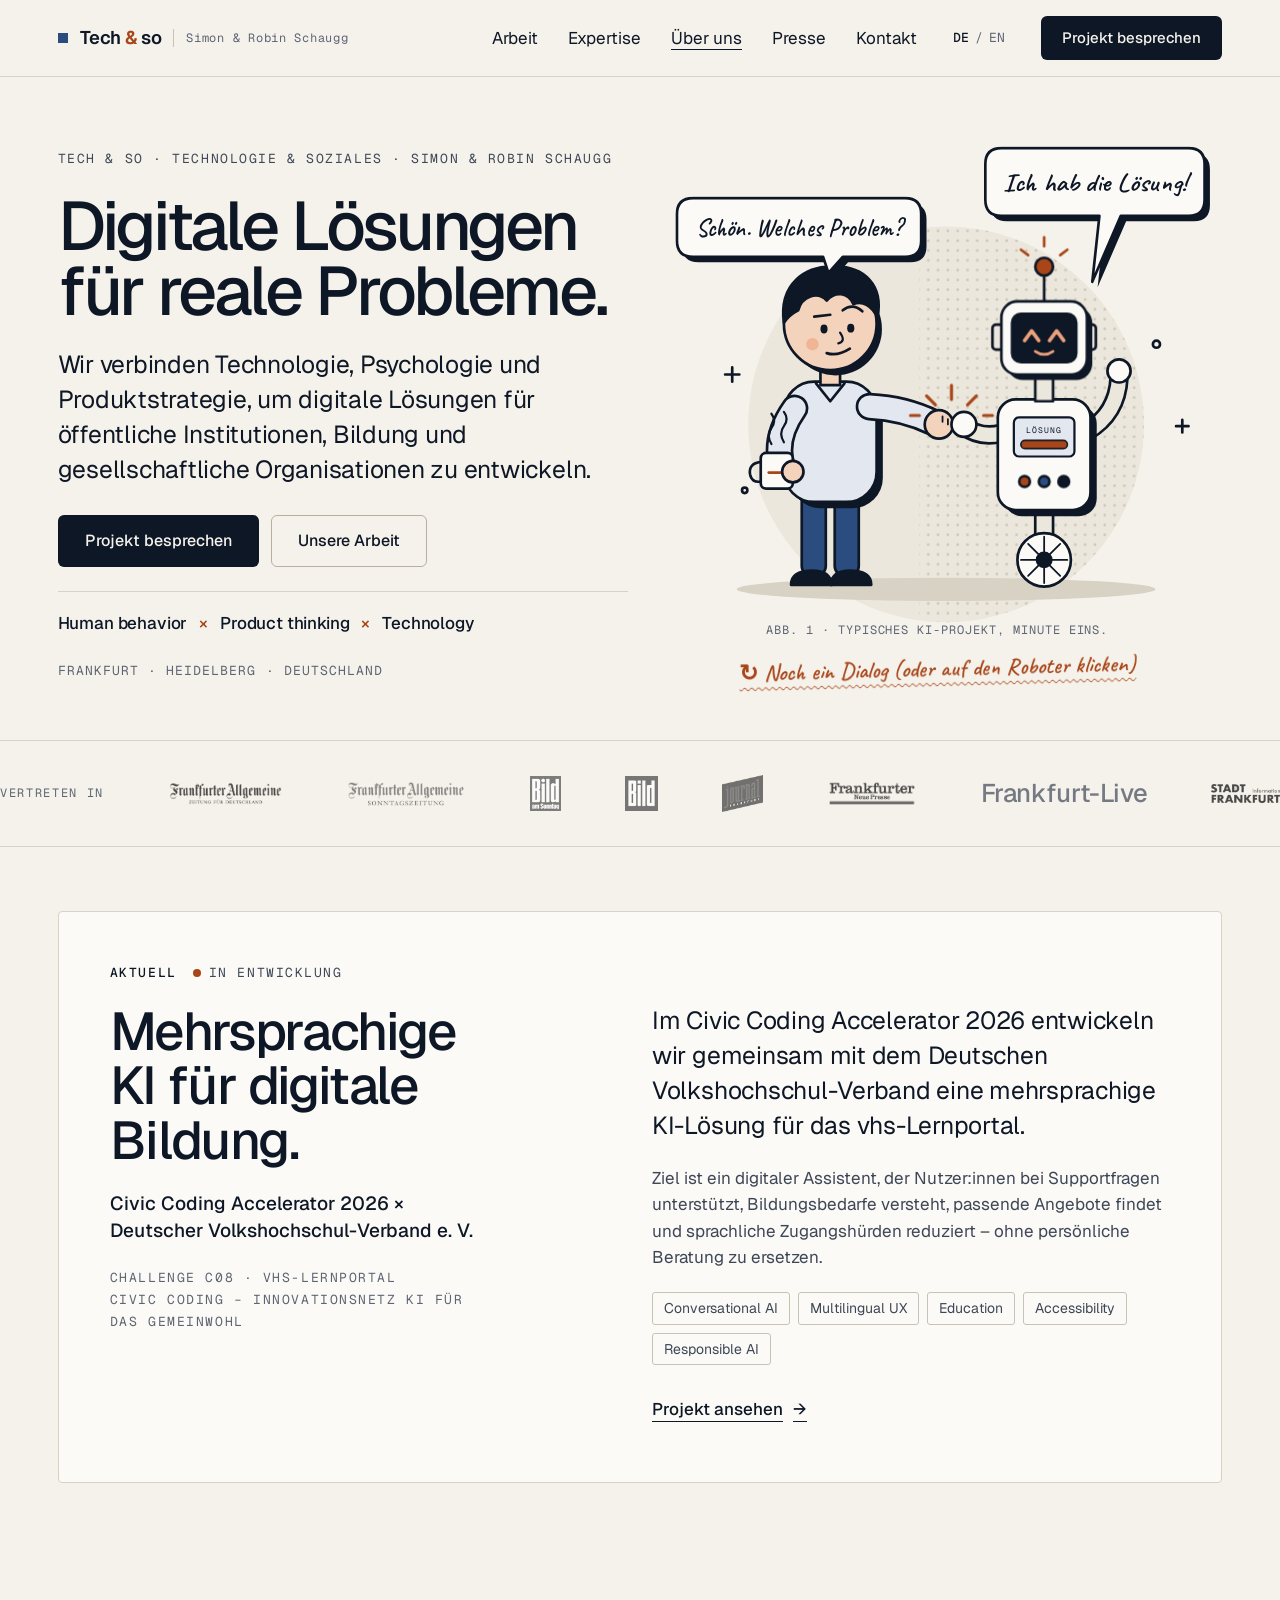
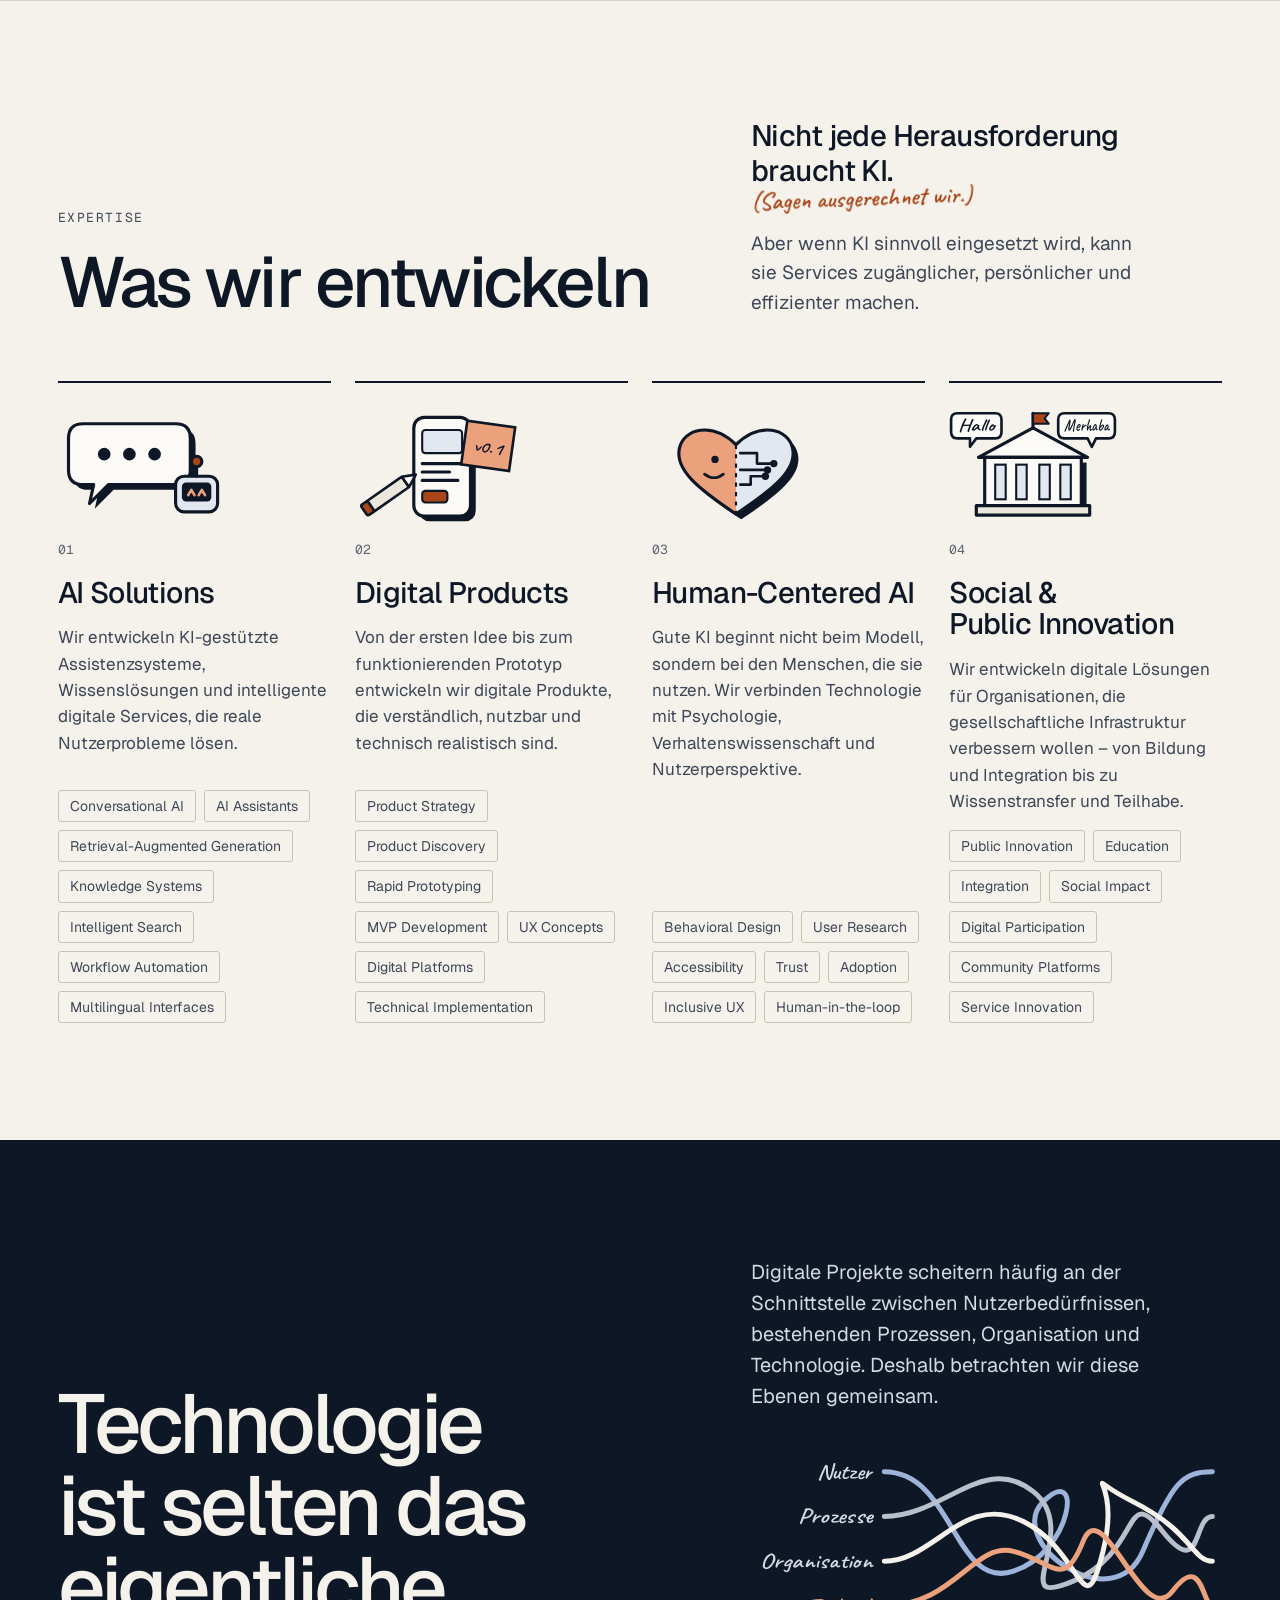
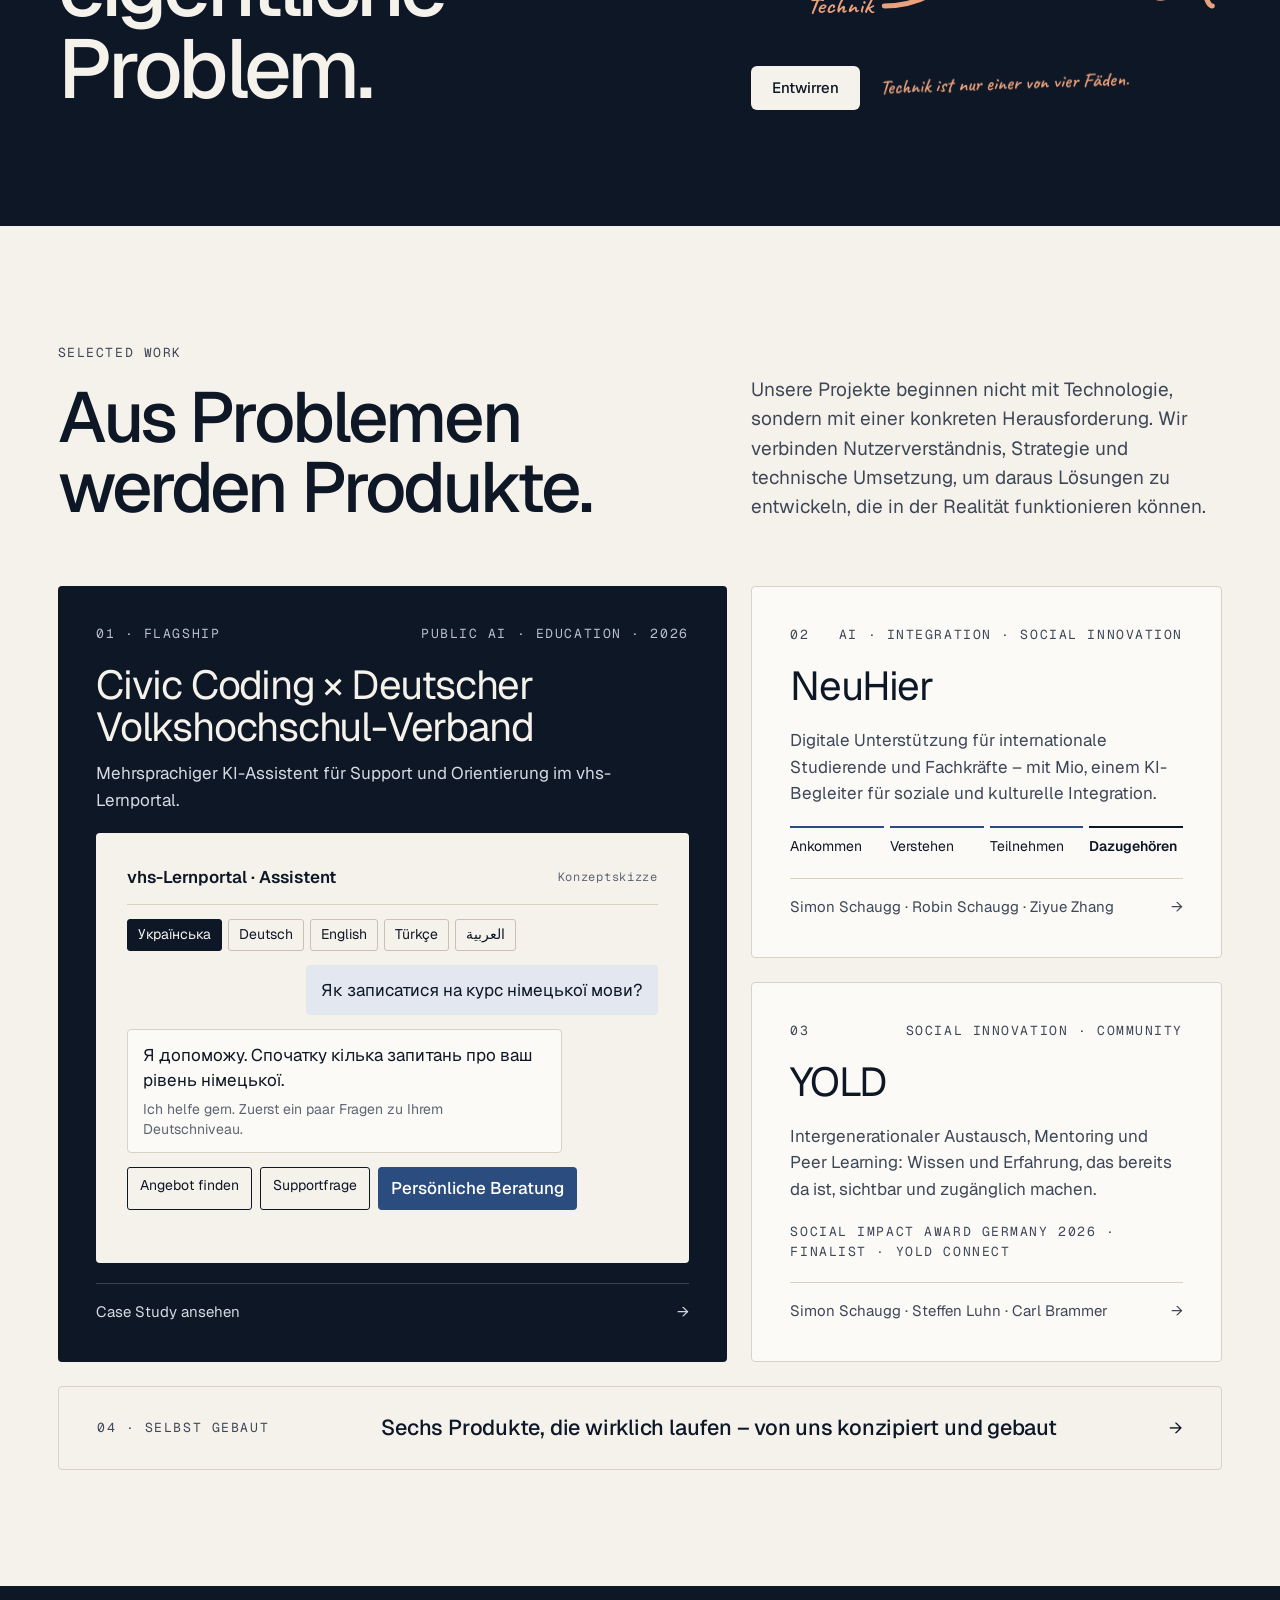
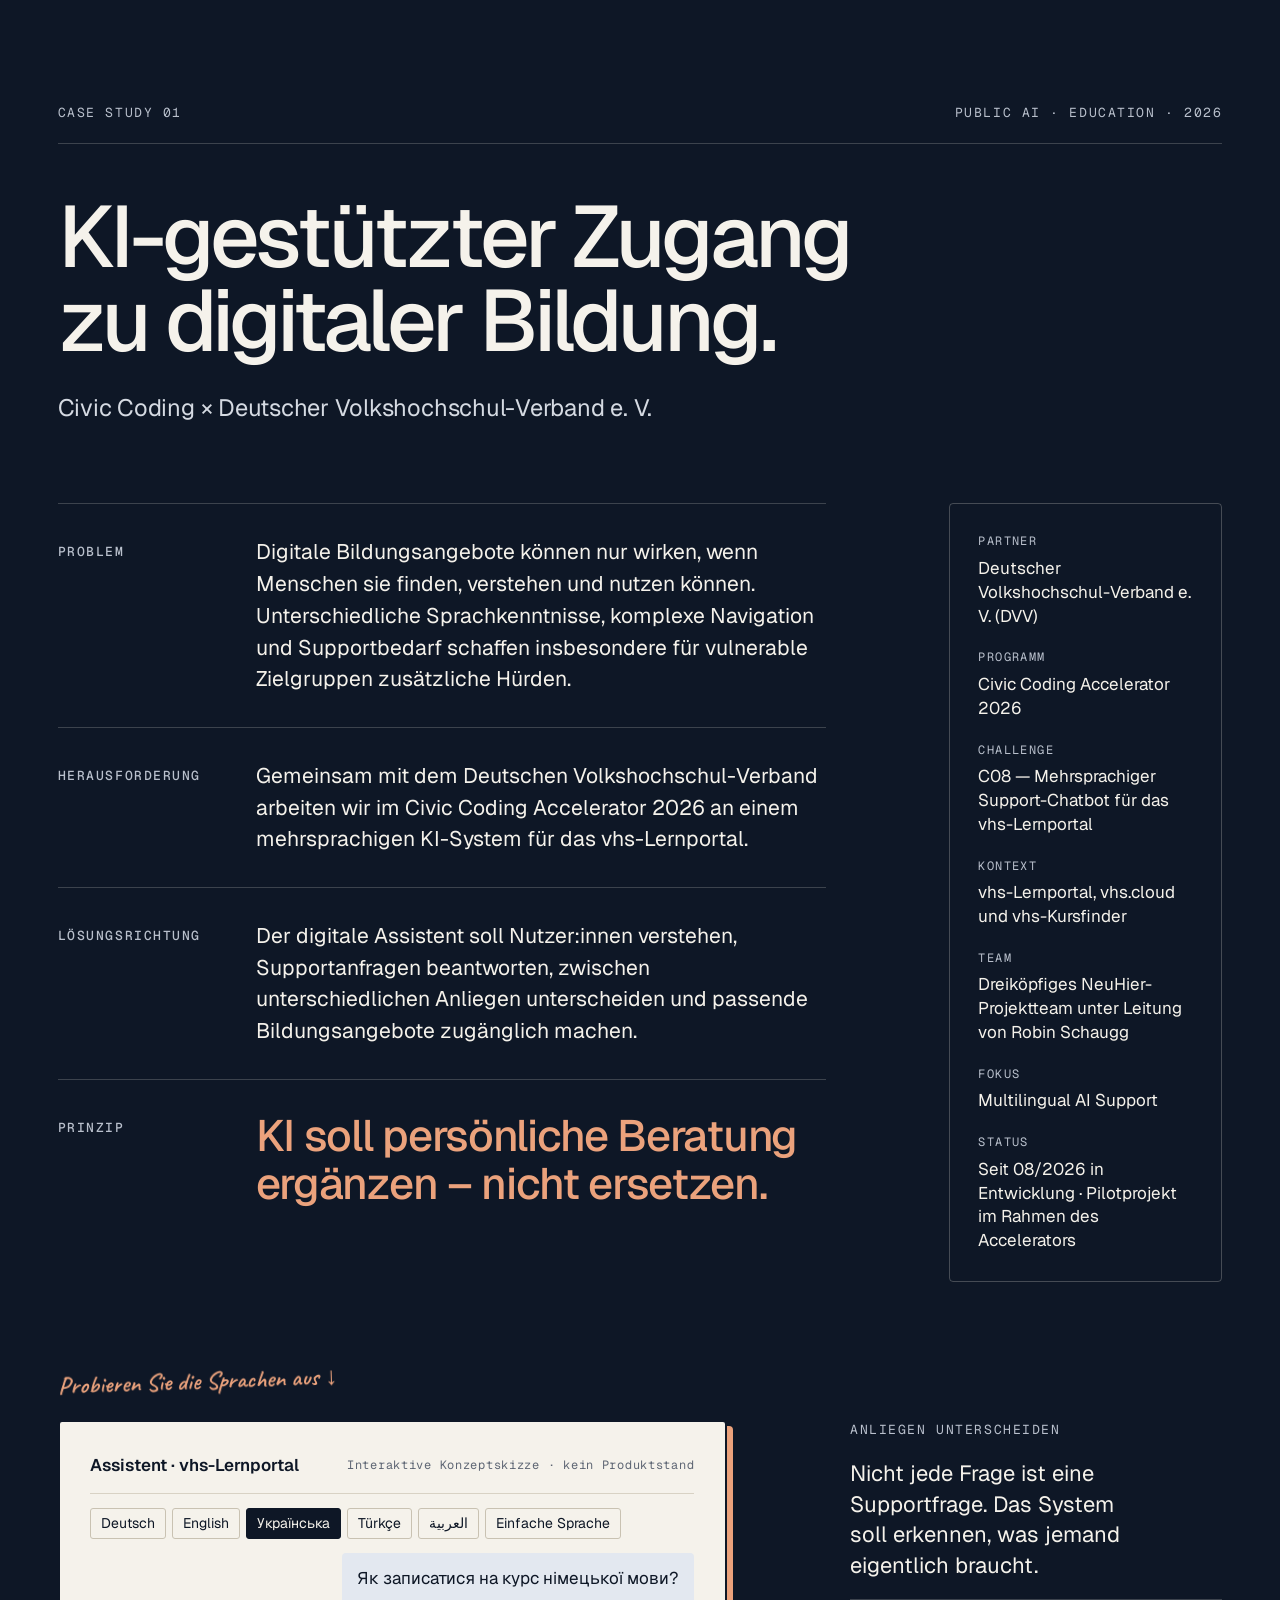
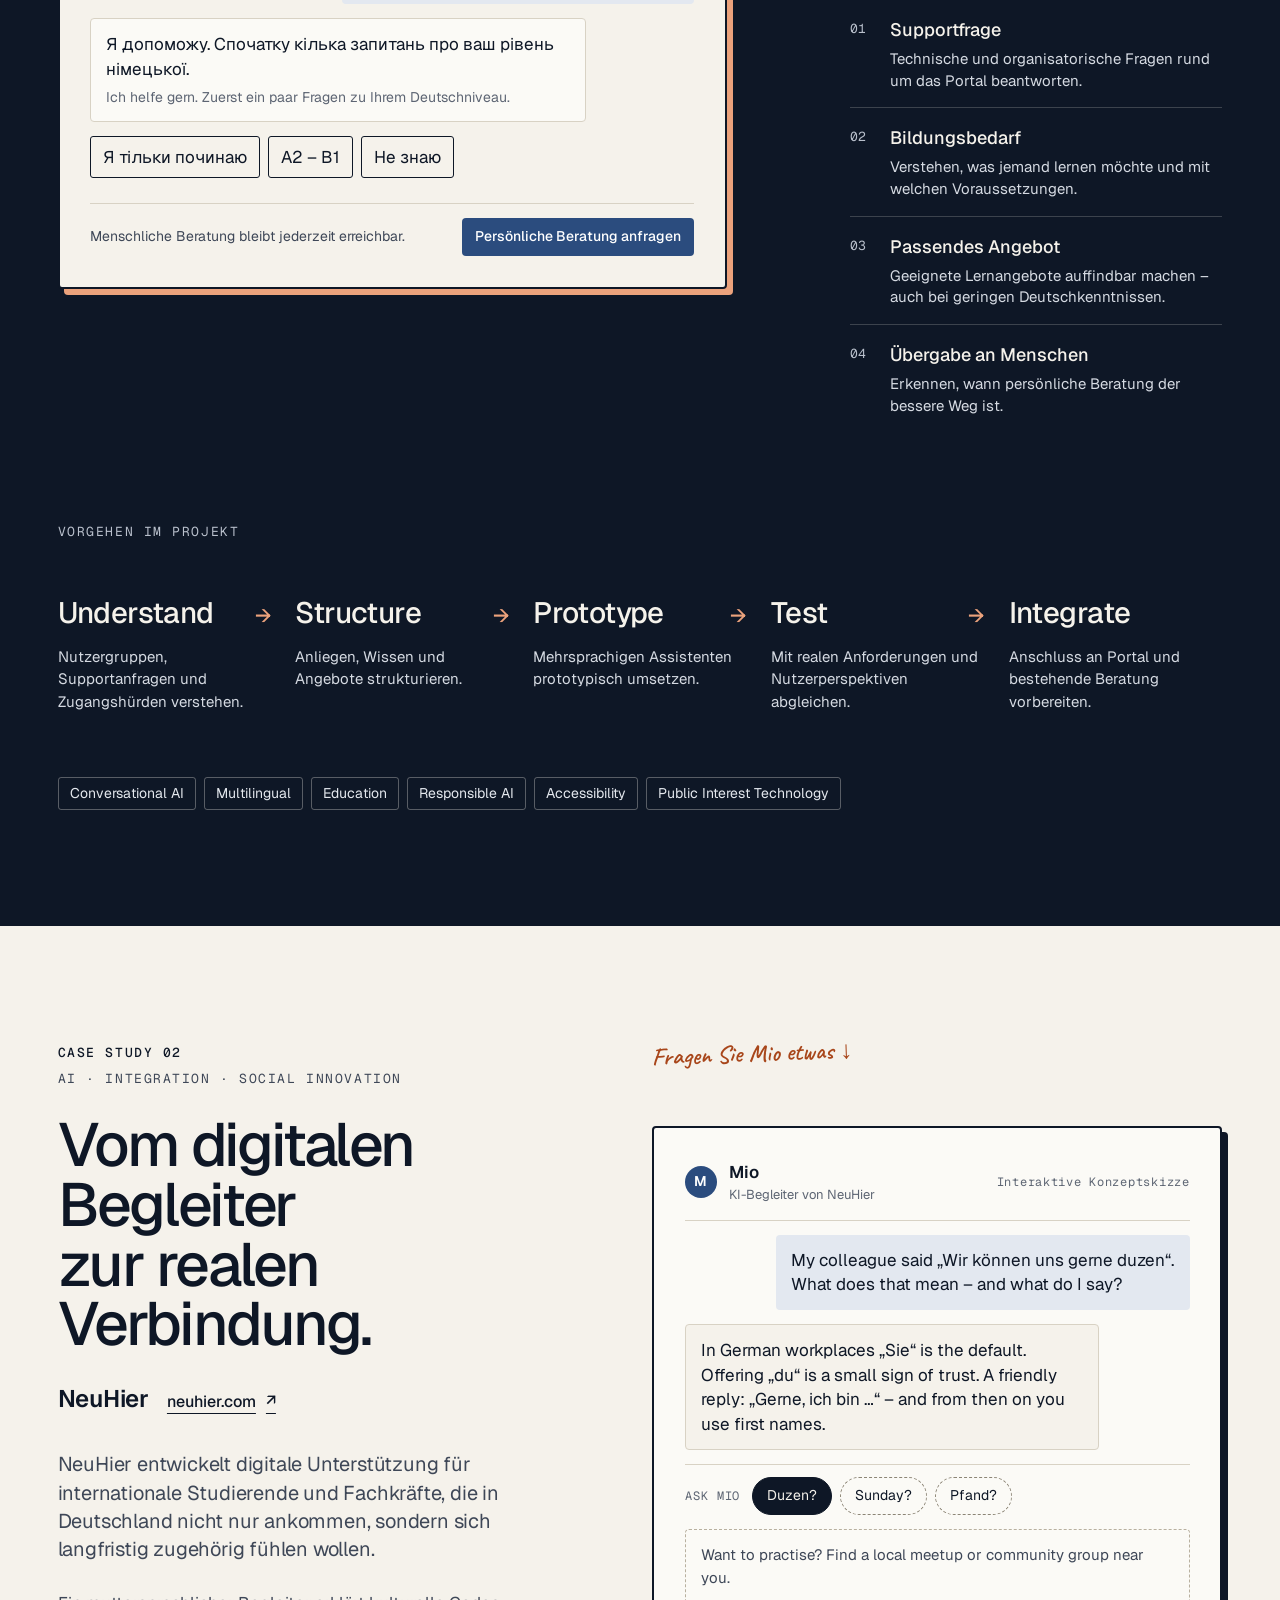
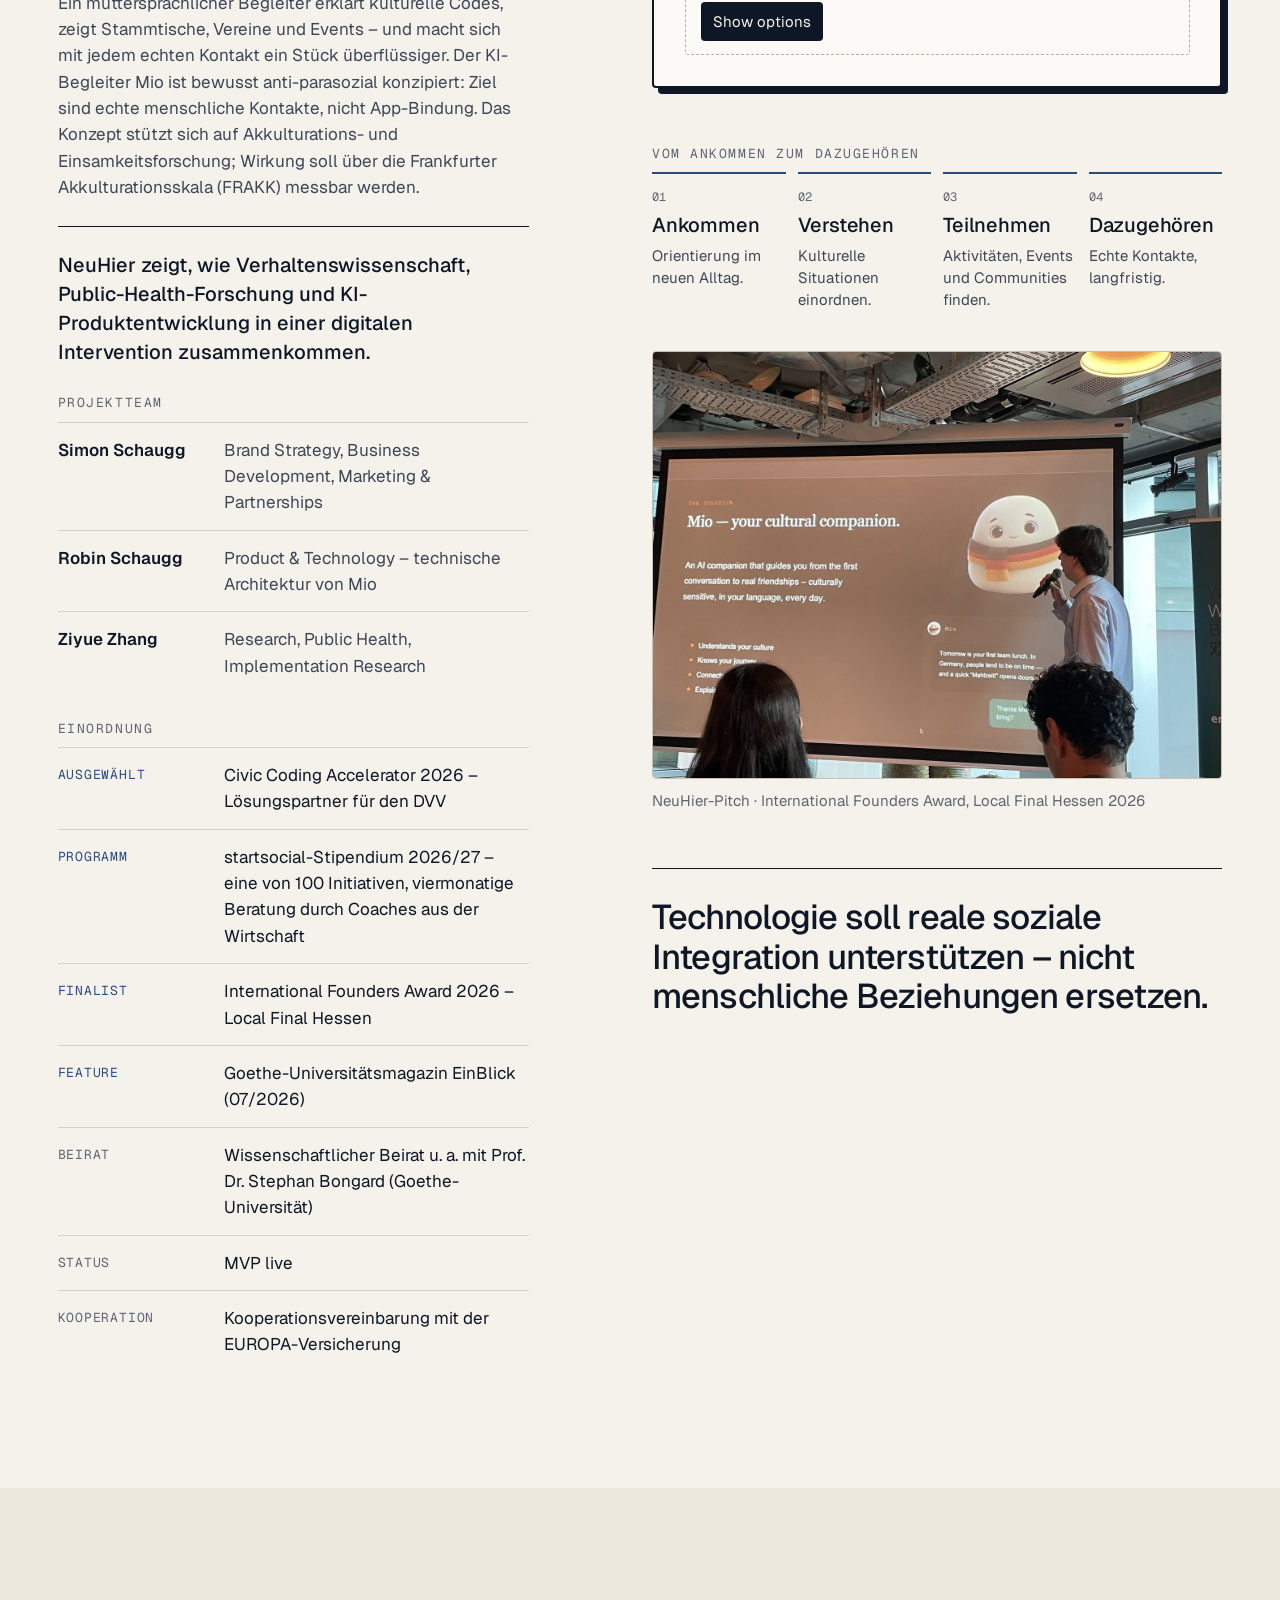
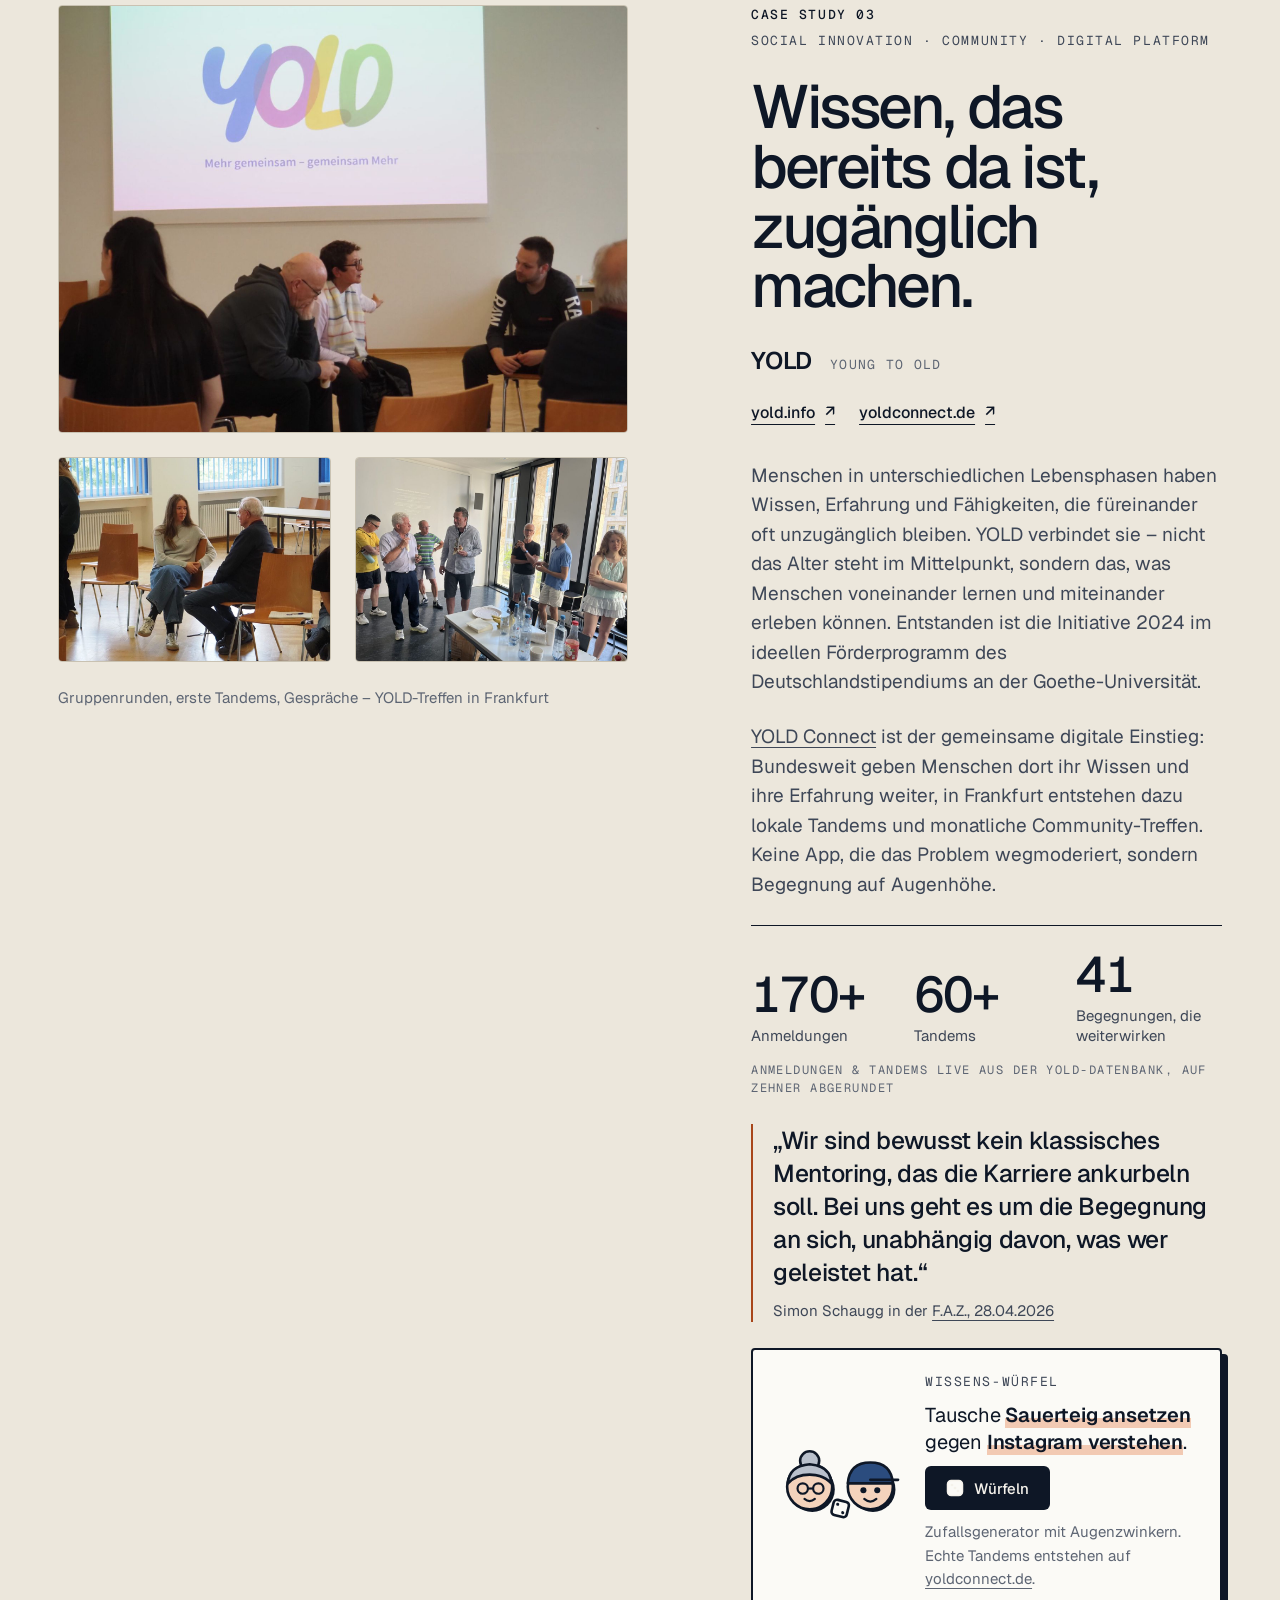
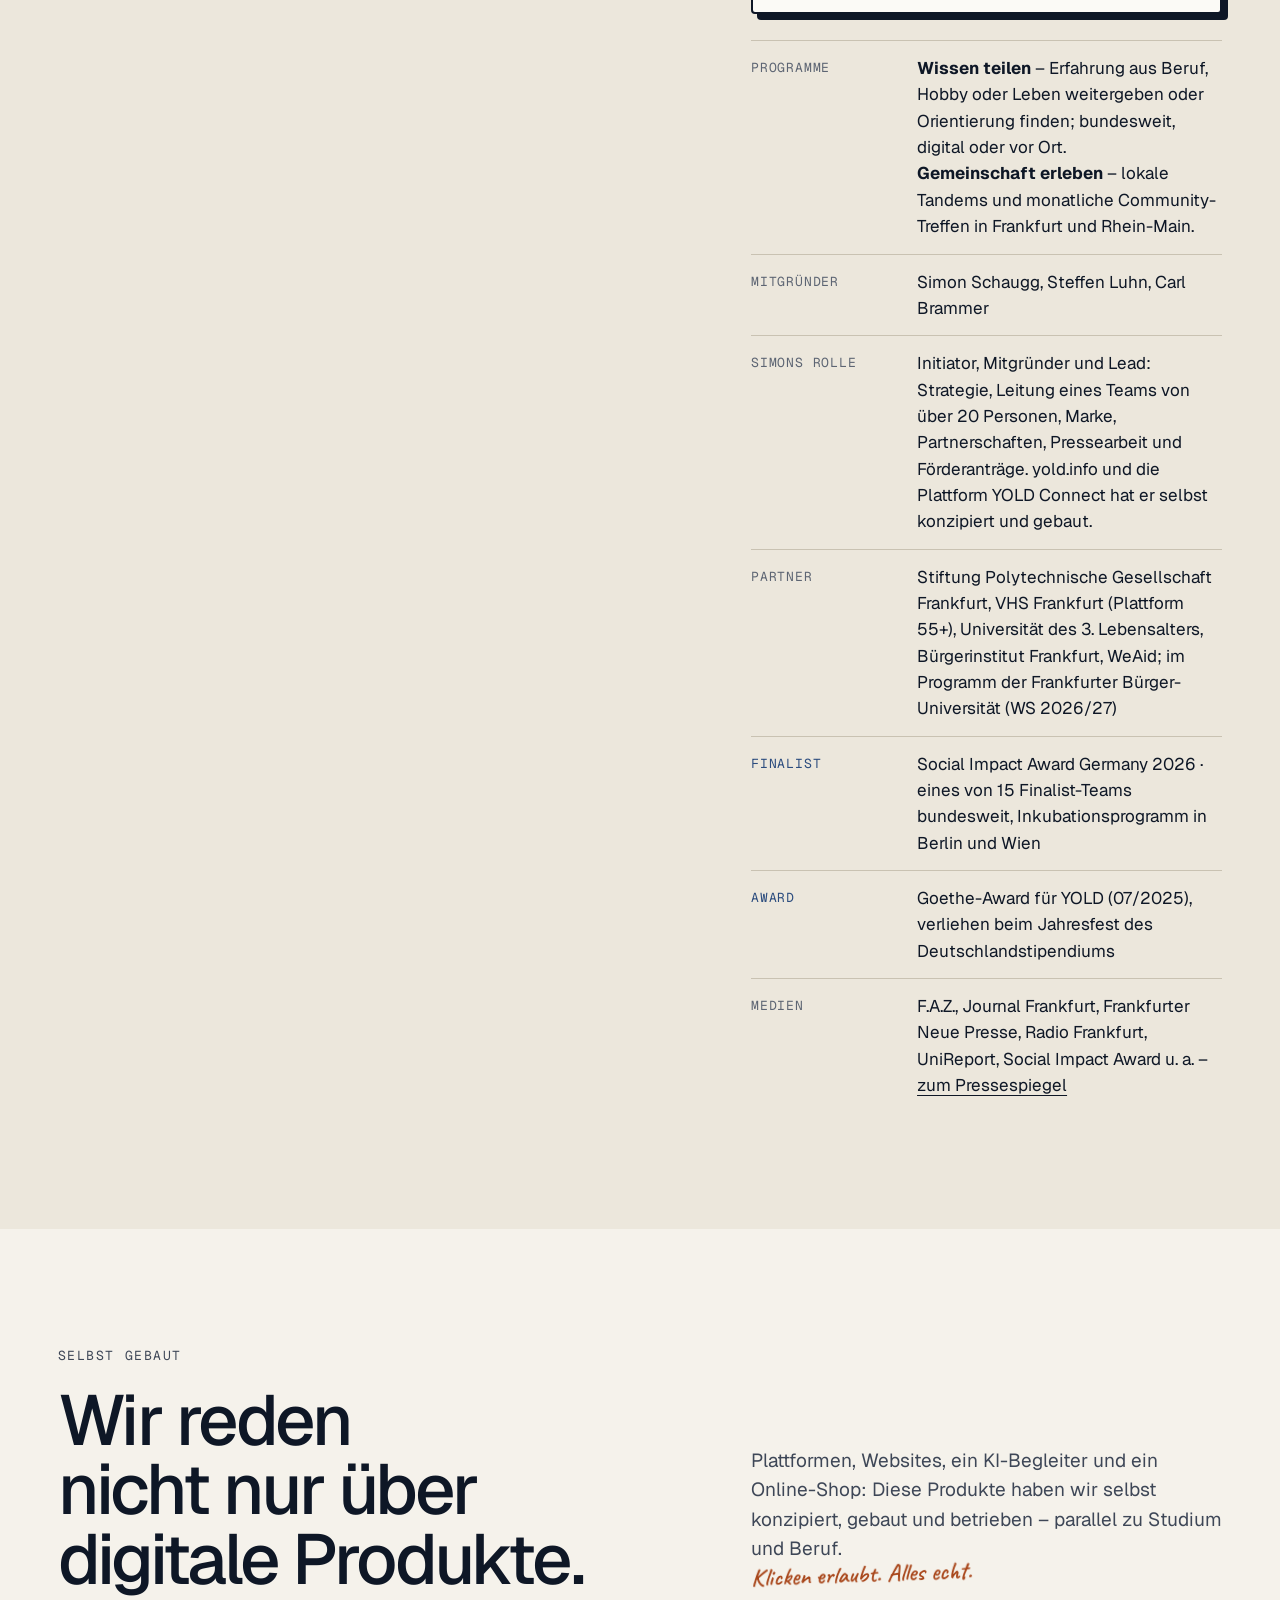
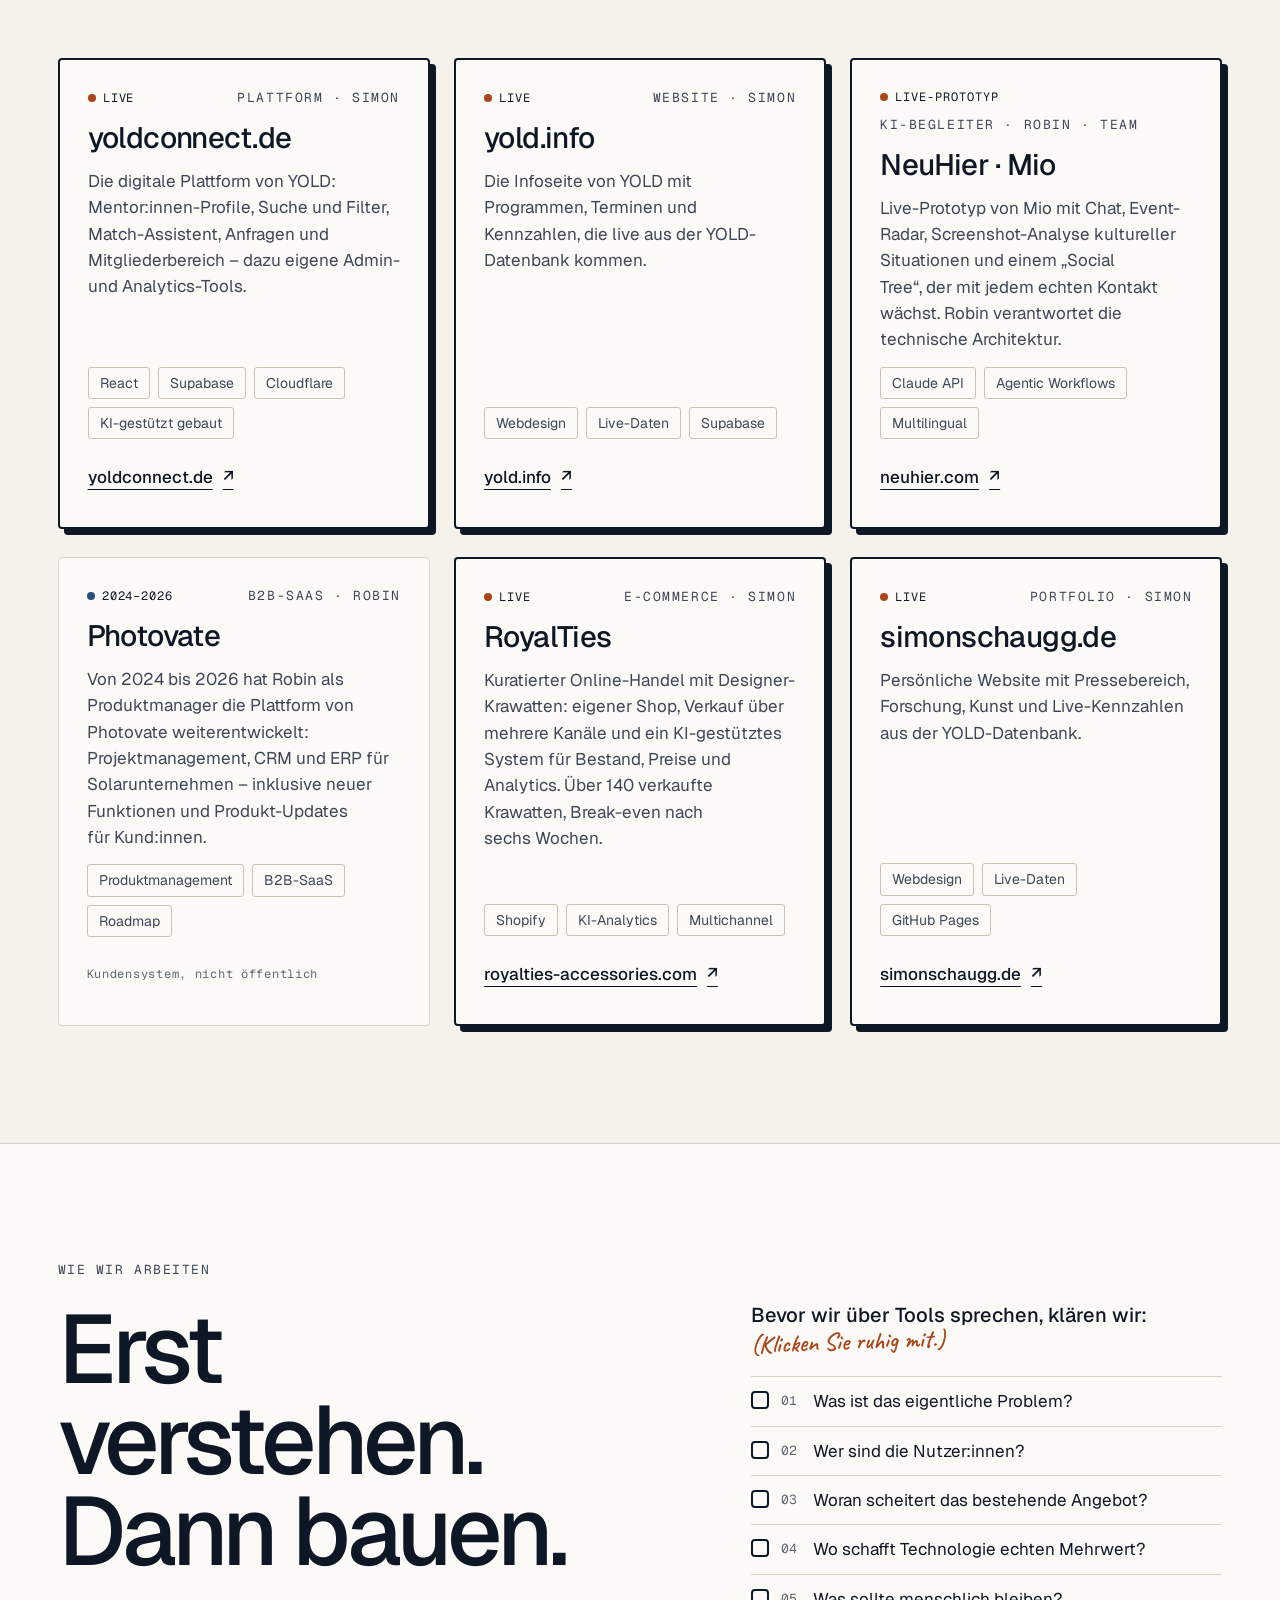
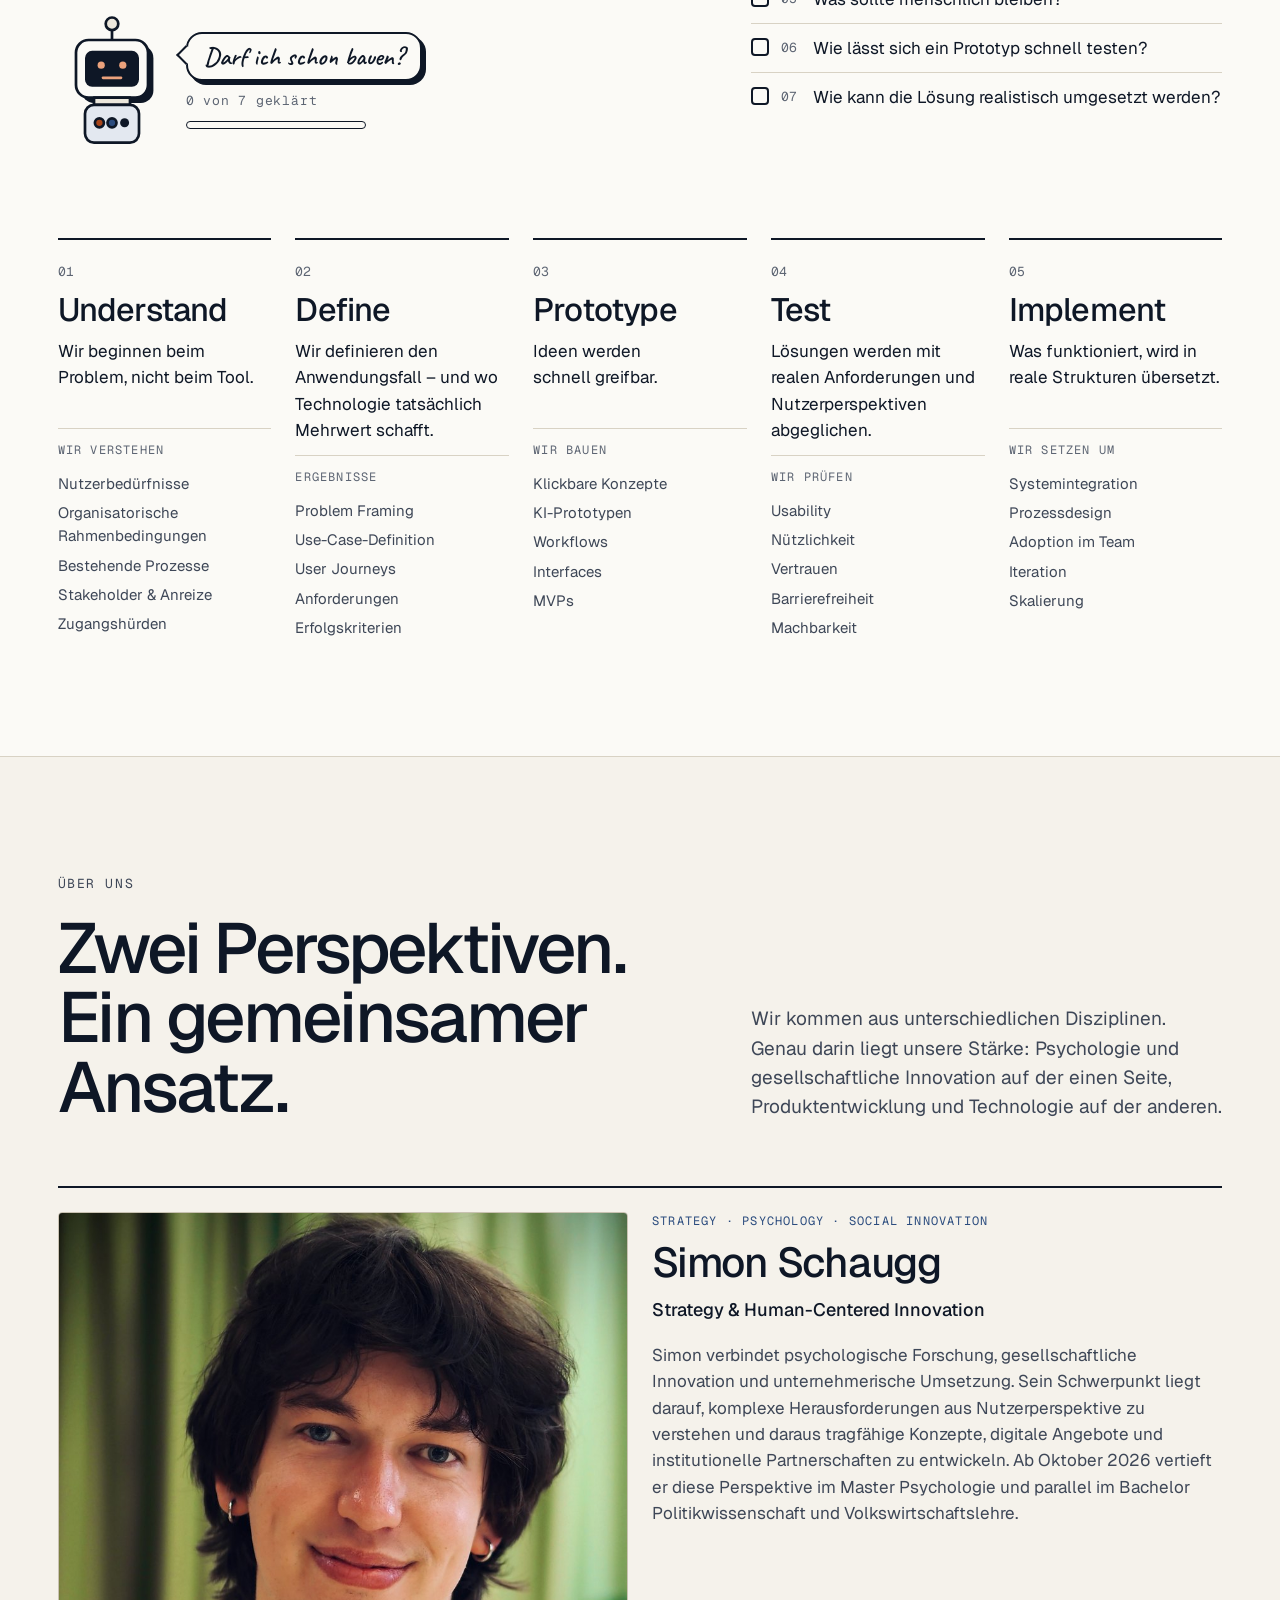
<file: index.html>
<!doctype html>
<html lang="de">
<head>
  <meta charset="utf-8">
  <meta name="viewport" content="width=device-width, initial-scale=1, viewport-fit=cover">
  <title>Tech &amp; so – Simon &amp; Robin Schaugg | KI, digitale Produkte &amp; Social Innovation</title>
  <meta name="description" content="Simon und Robin Schaugg entwickeln KI-Lösungen und digitale Produkte für Bildung, öffentliche Institutionen und gesellschaftliche Organisationen.">
  <!-- TODO: echte Domain eintragen (canonical, og:url, sitemap.xml, robots.txt) -->
  <link rel="canonical" href="https://schaugg.com/">
  <link rel="alternate" hreflang="de" href="https://schaugg.com/">
  <!-- Später: <link rel="alternate" hreflang="en" href="https://schaugg.com/en/"> -->
  <meta name="theme-color" content="#F5F2EB">

  <meta property="og:type" content="website">
  <meta property="og:locale" content="de_DE">
  <meta property="og:title" content="Tech &amp; so – Simon &amp; Robin Schaugg | KI, digitale Produkte &amp; Social Innovation">
  <meta property="og:site_name" content="Tech &amp; so">
  <meta property="og:description" content="KI & digitale Produkte für Menschen und Gesellschaft – für Bildung, öffentliche Institutionen und gesellschaftliche Organisationen.">
  <meta property="og:url" content="https://schaugg.com/">
  <!-- TODO: Social-Vorschaubild (1200×630) erstellen und einbinden -->
  <!-- <meta property="og:image" content="https://schaugg.com/assets/og-image.jpg"> -->
  <meta name="twitter:card" content="summary_large_image">

  <link rel="preconnect" href="https://fonts.googleapis.com">
  <link rel="preconnect" href="https://fonts.gstatic.com" crossorigin>
  <link rel="stylesheet" href="https://fonts.googleapis.com/css2?family=Caveat:wght@600&amp;family=Geist:wght@400;500;600&amp;family=Geist+Mono:wght@400;500&amp;display=swap">
  <link rel="stylesheet" href="assets/styles.css">

  <script type="application/ld+json">
  {
    "@context": "https://schema.org",
    "@graph": [
      {
        "@type": "WebSite",
        "@id": "https://schaugg.com/#website",
        "url": "https://schaugg.com/",
        "name": "Tech & so",
        "alternateName": ["Tech und so", "Simon & Robin Schaugg"],
        "description": "Tech & so – Technologie & Soziales: KI und digitale Produkte für Menschen und Gesellschaft von Simon und Robin Schaugg.",
        "inLanguage": "de-DE",
        "about": ["Human-Centered AI", "Digitale Produkte", "Social Innovation", "Public Interest Technology"]
      },
      {
        "@type": "Person",
        "@id": "https://schaugg.com/#simon",
        "name": "Simon Schaugg",
        "jobTitle": "Strategy & Human-Centered Innovation",
        "url": "https://www.simonschaugg.de/",
        "alumniOf": { "@type": "CollegeOrUniversity", "name": "Goethe-Universität Frankfurt" },
        "knowsAbout": ["Psychologie", "Verhaltenswissenschaft", "Social Innovation", "Strategie", "Partnerschaften"],
        "address": { "@type": "PostalAddress", "addressLocality": "Frankfurt am Main", "addressCountry": "DE" },
        "sameAs": ["https://www.linkedin.com/in/simonschaugg", "https://www.simonschaugg.de/"]
      },
      {
        "@type": "Person",
        "@id": "https://schaugg.com/#robin",
        "name": "Robin Schaugg",
        "jobTitle": "Product & AI",
        "knowsAbout": ["KI-Systeme", "Produktstrategie", "Automatisierung", "Produktmanagement", "Technische Architektur"],
        "sameAs": ["https://www.linkedin.com/in/robin-schaugg-302b01218/"]
      },
      {
        "@type": "Organization",
        "@id": "https://schaugg.com/#neuhier",
        "name": "NeuHier",
        "url": "https://neuhier.com/",
        "description": "Digitale Unterstützung für internationale Studierende und Fachkräfte in Deutschland.",
        "founder": [{ "@id": "https://schaugg.com/#simon" }, { "@id": "https://schaugg.com/#robin" }, { "@type": "Person", "name": "Ziyue Zhang" }]
      },
      {
        "@type": "Organization",
        "@id": "https://schaugg.com/#yold",
        "name": "YOLD",
        "alternateName": "Young to Old",
        "url": "https://yold.info/",
        "description": "Generationenübergreifende Mentoring-Initiative für intergenerationalen Austausch, Peer Learning und Community.",
        "founder": [{ "@id": "https://schaugg.com/#simon" }, { "@type": "Person", "name": "Steffen Luhn" }, { "@type": "Person", "name": "Carl Brammer" }]
      },
      {
        "@type": "WebApplication",
        "@id": "https://schaugg.com/#yoldconnect",
        "name": "YOLD Connect",
        "url": "https://yoldconnect.de/",
        "applicationCategory": "Mentoring-Plattform",
        "description": "Digitale Mentoring-Plattform, Ausgründung aus YOLD.",
        "creator": { "@id": "https://schaugg.com/#simon" }
      }
    ]
  }
  </script>
</head>
<body>
<a class="skip-link" href="#main">Zum Inhalt springen</a>

<!-- ================= NAVIGATION ================= -->
<header class="site-header">
  <div class="wrap header-inner">
    <a class="brand" href="#top" aria-label="Tech &amp; so – Simon &amp; Robin Schaugg – Startseite">
      <span class="brand__mark" aria-hidden="true"></span>
      <span class="brand__name">Tech <span class="brand__amp">&amp;</span> so</span><span class="brand__by">Simon &amp; Robin Schaugg</span>
    </a>

    <nav class="primary-nav" aria-label="Hauptnavigation">
      <ul class="primary-nav__list">
        <li><a class="primary-nav__link" href="#arbeit">Arbeit</a></li>
        <li><a class="primary-nav__link" href="#expertise">Expertise</a></li>
        <li><a class="primary-nav__link" href="#ueber-uns">Über uns</a></li>
        <li><a class="primary-nav__link" href="#presse">Presse</a></li>
        <li><a class="primary-nav__link" href="#kontakt">Kontakt</a></li>
      </ul>
      <div class="lang">
        <span class="lang__current" aria-current="true">DE</span>
        <span class="lang__sep" aria-hidden="true">/</span>
        <!-- TODO: englische Version unter /en/ anlegen -->
        <a class="lang__alt" href="#top" lang="en" hreflang="en" title="English version coming soon">EN</a>
      </div>
      <a class="btn btn--primary btn--sm" href="#kontakt">Projekt besprechen</a>
    </nav>

    <button class="menu-toggle" type="button" aria-expanded="false" aria-controls="mobile-menu">
      <span class="visually-hidden">Menü öffnen</span>
      <svg class="menu-toggle__open" width="20" height="20" viewBox="0 0 20 20" fill="none" stroke="currentColor" stroke-width="1.6" aria-hidden="true"><path d="M3 6h14M3 14h14"/></svg>
      <svg class="menu-toggle__close" width="20" height="20" viewBox="0 0 20 20" fill="none" stroke="currentColor" stroke-width="1.6" aria-hidden="true"><path d="M5 5l10 10M15 5L5 15"/></svg>
    </button>
  </div>
  <div class="progress" aria-hidden="true"></div>
</header>

<div class="mobile-menu" id="mobile-menu" hidden>
  <nav aria-label="Mobile Navigation" style="display: contents;">
    <a class="mobile-menu__link" href="#arbeit">Arbeit</a>
    <a class="mobile-menu__link" href="#expertise">Expertise</a>
    <a class="mobile-menu__link" href="#ueber-uns">Über uns</a>
    <a class="mobile-menu__link" href="#presse">Presse</a>
    <a class="mobile-menu__link" href="#kontakt">Kontakt</a>
  </nav>
  <div class="lang">
    <span class="lang__current" aria-current="true">DE</span>
    <span class="lang__sep" aria-hidden="true">/</span>
    <a class="lang__alt" href="#top" lang="en" hreflang="en">EN</a>
  </div>
  <a class="btn btn--primary" href="#kontakt">Projekt besprechen</a>
</div>

<main id="main">

  <!-- ================= HERO ================= -->
  <section class="hero" id="top" aria-labelledby="hero-title">
    <div class="wrap grid hero__layout">
      <div class="hero__copy">
        <p class="label eyebrow">Tech &amp; so · Technologie &amp; Soziales · Simon &amp; Robin Schaugg</p>
        <h1 class="hero__title" id="hero-title">
          <span class="hero__line"><span style="--i: 0;">Digitale Lösungen</span></span>
          <span class="hero__line"><span style="--i: 1;">für reale Probleme.</span></span>
        </h1>
        <p class="lead">Wir verbinden Technologie, Psychologie und Produktstrategie, um digitale Lösungen für öffentliche Institutionen, Bildung und gesellschaftliche Organisationen zu entwickeln.</p>
        <div class="hero__actions">
          <a class="btn btn--primary" href="#kontakt">Projekt besprechen</a>
          <a class="btn btn--ghost" href="#arbeit">Unsere Arbeit</a>
        </div>
        <p class="hero__formula" lang="en"><span>Human behavior</span><span class="hero__times" aria-hidden="true">×</span><span>Product thinking</span><span class="hero__times" aria-hidden="true">×</span><span>Technology</span></p>
        <p class="label hero__place">Frankfurt · Heidelberg · Deutschland</p>
      </div>

      <figure class="hero__art">
          <svg class="hero-art" viewBox="0 0 640 530" role="img" aria-labelledby="art-title art-desc">
            <title id="art-title">Mensch und Roboter beim Fist-Bump</title>
            <desc id="art-desc">Comic-Zeichnung: Ein Roboter ruft „Ich hab die Lösung!“, der Mensch neben ihm fragt skeptisch „Schön. Welches Problem?“. Dabei stoßen beide die Fäuste aneinander.</desc>
            <defs>
              <pattern id="art-dots" width="11" height="11" patternUnits="userSpaceOnUse"><circle cx="2" cy="2" r="1.6" fill="#C9C2B2"/></pattern>
              <clipPath id="art-disc"><circle cx="330" cy="318" r="222"/></clipPath>
            </defs>
            <!-- Hintergrund: Scheibe mit Rasterpunkten wie im Comicdruck -->
            <circle cx="330" cy="318" r="222" fill="#ECE7DC"/>
            <rect x="300" y="90" width="300" height="460" fill="url(#art-dots)" clip-path="url(#art-disc)" opacity="0.8"/>
            <ellipse cx="330" cy="503" rx="235" ry="13" fill="#D8D2C4"/>
            <g fill="none" stroke="#0E1726" stroke-width="3" stroke-linecap="round">
              <path d="M82 262 h16 M90 254 v16"/><path d="M588 320 h14 M595 313 v14"/><circle cx="566" cy="228" r="4"/><circle cx="104" cy="392" r="3"/>
            </g>

            <!-- Mensch -->
            <g class="art-human" stroke="#0E1726" stroke-width="3" stroke-linejoin="round" stroke-linecap="round">
              <rect x="168" y="392" width="27" height="96" rx="11" fill="#2B4C7E"/>
              <rect x="205" y="392" width="27" height="96" rx="11" fill="#2B4C7E"/>
              <path d="M156 498 q0 -16 24 -16 q20 0 22 16 z" fill="#0E1726"/>
              <path d="M200 498 q2 -16 22 -16 q24 0 24 16 z" fill="#0E1726"/>
              <rect x="155" y="277" width="104" height="135" rx="34" fill="#0E1726" stroke="none"/>
              <rect x="148" y="270" width="104" height="135" rx="34" fill="#E3E8F0"/>
              <path d="M184 272 L200 292 L216 272" fill="none"/>
              <!-- Arm mit Tasse -->
              <path d="M160 300 Q136 334 146 366" fill="none" stroke-width="31"/>
              <path d="M160 300 Q136 334 146 366" fill="none" stroke="#E3E8F0" stroke-width="25"/>
              <path class="art-steam" d="M134 340 q-6 -10 0 -18 q6 -8 0 -16 M148 338 q-6 -10 0 -18 q6 -8 0 -16" fill="none" stroke-width="2.5"/>
              <rect x="122" y="350" width="36" height="40" rx="6" fill="#FBFAF6"/>
              <path d="M122 360 q-14 2 -12 14 q2 10 12 8" fill="none"/>
              <path d="M131 372 h18" stroke="#A8461A" stroke-width="3"/>
              <circle cx="158" cy="371" r="12" fill="#F4D3BC"/>
              <!-- Arm zur Faust -->
              <path d="M244 298 Q284 300 316 316" fill="none" stroke-width="31"/>
              <path d="M244 298 Q284 300 316 316" fill="none" stroke="#E3E8F0" stroke-width="25"/>
              <circle cx="322" cy="318" r="16" fill="#F4D3BC"/>
              <path d="M326 309 v6 M332 312 v6" fill="none" stroke-width="2"/>
              <!-- Kopf -->
              <rect x="189" y="250" width="22" height="24" fill="#F4D3BC"/>
              <circle cx="206" cy="211" r="52" fill="#0E1726" stroke="none"/>
              <circle cx="200" cy="205" r="52" fill="#F4D3BC"/>
              <path d="M148 204 C142 160 172 140 204 141 C238 140 260 162 253 198 C246 184 236 179 226 183 C220 170 206 168 196 179 C186 168 168 174 164 190 C158 193 152 198 148 204 Z" fill="#0E1726"/>
              <circle cx="180" cy="228" r="7" fill="#EBA27C" stroke="none" opacity="0.6"/>
              <path d="M182 197 L200 195" fill="none"/>
              <path d="M214 190 Q225 181 236 191" fill="none"/>
              <ellipse cx="193" cy="211" rx="4" ry="5" fill="#0E1726" stroke="none"/>
              <ellipse cx="223" cy="210" rx="4" ry="5" fill="#0E1726" stroke="none"/>
              <path d="M211 215 Q218 225 209 227" fill="none" stroke-width="2.5"/>
              <path d="M196 238 Q208 242 222 233" fill="none"/>
            </g>

            <!-- Roboter -->
            <g class="art-robot" stroke="#0E1726" stroke-width="3" stroke-linejoin="round" stroke-linecap="round">
              <rect x="430" y="408" width="20" height="44" fill="#ECE7DC"/>
              <circle cx="440" cy="470" r="30" fill="#FBFAF6"/>
              <path d="M440 444 v52 M414 470 h52 M422 452 l36 36 M458 452 l-36 36" fill="none" stroke-width="2"/>
              <circle cx="440" cy="470" r="8" fill="#0E1726"/>
              <!-- Arm zur Faust -->
              <path d="M392 328 Q368 334 350 320" fill="none" stroke-width="22"/>
              <path d="M392 328 Q368 334 350 320" fill="none" stroke="#ECE7DC" stroke-width="16"/>
              <circle cx="350" cy="318" r="14" fill="#FBFAF6"/>
              <!-- winkender Arm -->
              <path d="M488 326 Q522 306 524 266" fill="none" stroke-width="22"/>
              <path d="M488 326 Q522 306 524 266" fill="none" stroke="#ECE7DC" stroke-width="16"/>
              <circle class="art-wave" cx="524" cy="258" r="13" fill="#FBFAF6"/>
              <!-- Körper -->
              <rect x="395" y="297" width="104" height="124" rx="20" fill="#0E1726" stroke="none"/>
              <rect x="388" y="290" width="104" height="124" rx="20" fill="#FBFAF6"/>
              <rect x="406" y="310" width="68" height="44" rx="6" fill="#E3E8F0" stroke-width="2.5"/>
              <text x="440" y="328" text-anchor="middle" font-family="Geist Mono, ui-monospace, monospace" font-size="9" letter-spacing="1" fill="#0E1726" stroke="none" class="art-label">LÖSUNG</text>
              <rect x="414" y="336" width="52" height="9" rx="4.5" fill="#FBFAF6" stroke-width="1.5"/>
              <rect class="art-bar" x="414" y="336" width="52" height="9" rx="4.5" fill="#A8461A" stroke-width="1.5"/>
              <circle cx="418" cy="382" r="6" fill="#A8461A"/><circle cx="440" cy="382" r="6" fill="#2B4C7E"/><circle cx="462" cy="382" r="6" fill="#0E1726"/>
              <!-- Kopf -->
              <rect x="430" y="258" width="20" height="34" fill="#ECE7DC"/>
              <rect x="382" y="206" width="12" height="28" rx="4" fill="#ECE7DC"/>
              <rect x="486" y="206" width="12" height="28" rx="4" fill="#ECE7DC"/>
              <path d="M440 180 V150" fill="none"/>
              <rect x="398" y="186" width="96" height="82" rx="18" fill="#0E1726" stroke="none"/>
              <rect x="392" y="180" width="96" height="82" rx="18" fill="#FBFAF6"/>
              <rect x="404" y="194" width="72" height="54" rx="10" fill="#0E1726"/>
              <g class="art-eyes"><path d="M418 224 L426 213 L434 224 M446 224 L454 213 L462 224" fill="none" stroke="#EBA27C" stroke-width="4"/>
              <path d="M430 236 Q440 243 450 236" fill="none" stroke="#EBA27C" stroke-width="3"/></g>
              <g class="art-bulb"><path d="M422 128 l-8 -6 M458 128 l8 -6 M440 118 v-10" fill="none" stroke="#A8461A" stroke-width="3"/><circle cx="440" cy="141" r="10" fill="#A8461A"/></g>
            </g>

            <!-- Funke beim Fist-Bump -->
            <g class="art-spark" stroke="#A8461A" stroke-width="3.5" stroke-linecap="round" fill="none">
              <path d="M336 290 v-16 M318 296 l-10 -10 M354 296 l10 -10 M300 308 h-10 M372 308 h10"/>
            </g>

            <!-- Sprechblasen -->
            <g class="art-bubble art-bubble--robot">
              <path d="M392 8 H602 Q620 8 620 26 V66 Q620 84 602 84 H526 L494 158 L502 84 H392 Q374 84 374 66 V26 Q374 8 392 8 Z" fill="#0E1726" transform="translate(6 6)"/>
              <path d="M392 8 H602 Q620 8 620 26 V66 Q620 84 602 84 H526 L494 158 L502 84 H392 Q374 84 374 66 V26 Q374 8 392 8 Z" fill="#FBFAF6" stroke="#0E1726" stroke-width="3" stroke-linejoin="round"/>
              <text x="497" y="56" text-anchor="middle" class="art-say" textLength="206" lengthAdjust="spacingAndGlyphs">Ich hab die Lösung!</text>
            </g>
            <g class="art-bubble art-bubble--human">
              <path d="M46 64 H284 Q302 64 302 82 V112 Q302 130 284 130 H214 L198 148 L192 130 H46 Q28 130 28 112 V82 Q28 64 46 64 Z" fill="#0E1726" transform="translate(6 6)"/>
              <path d="M46 64 H284 Q302 64 302 82 V112 Q302 130 284 130 H214 L198 148 L192 130 H46 Q28 130 28 112 V82 Q28 64 46 64 Z" fill="#FBFAF6" stroke="#0E1726" stroke-width="3" stroke-linejoin="round"/>
              <text x="165" y="107" text-anchor="middle" class="art-say" textLength="232" lengthAdjust="spacingAndGlyphs">Schön. Welches Problem?</text>
            </g>
          </svg>
        <figcaption class="hero__caption">Abb. 1 · Typisches KI-Projekt, Minute eins.</figcaption>
        <button type="button" class="note-btn" id="art-next">↻ Noch ein Dialog (oder auf den Roboter klicken)</button>
        <p class="visually-hidden" id="art-live" aria-live="polite"></p>
      </figure>
    </div>
  </section>

  <!-- ================= PRESSE-LOGOS (wie auf simonschaugg.de) ================= -->
  <section class="press-strip" aria-label="Berichterstattung und Auszeichnungen">
    <div class="press-strip__track">
      <div class="press-strip__set">
          <span class="press-strip__label">Vertreten in</span>
          <img class="pl" src="assets/press-logos/faz.png" alt="F.A.Z. (Frankfurter Allgemeine Zeitung)" decoding="async" style="height:clamp(21px,1.9vw,30px)">
          <img class="pl" src="assets/press-logos/fas.png" alt="Frankfurter Allgemeine Sonntagszeitung (F.A.S.)" decoding="async" style="height:clamp(21px,1.9vw,30px)">
          <img class="pl" src="assets/press-logos/bild-am-sonntag.png" alt="BILD am Sonntag" decoding="async" style="height:clamp(30px,2.8vw,44px)">
          <img class="pl" src="assets/press-logos/bild.png" alt="BILD" decoding="async" style="height:clamp(30px,2.8vw,44px)">
          <img class="pl" src="assets/press-logos/journal-frankfurt.png" alt="Journal Frankfurt" decoding="async" style="height:clamp(32px,2.9vw,46px)">
          <img class="pl" src="assets/press-logos/fnp.png" alt="Frankfurter Neue Presse" decoding="async" style="height:clamp(24px,2.1vw,34px)">
          <span class="press-strip__text">Frankfurt-Live</span>
          <img class="pl" src="assets/press-logos/frankfurt-im-blick.png" alt="Stadt Frankfurt im Blick" decoding="async" style="height:clamp(17px,1.5vw,24px)">
          <img class="pl" src="assets/press-logos/unireport.png" alt="UniReport der Goethe-Universität Frankfurt" decoding="async" style="height:clamp(24px,2.1vw,34px)">
          <img class="pl" src="assets/press-logos/goethe-universitaet.png" alt="UniReport und EinBlick der Goethe-Universität Frankfurt" decoding="async" style="height:clamp(35px,3.1vw,50px)">
          <img class="pl" src="assets/press-logos/radio-frankfurt.png" alt="Radio Frankfurt" decoding="async" style="height:clamp(28px,2.5vw,40px)">
          <img class="pl" src="assets/press-logos/social-impact-award.png" alt="Social Impact Award Germany" decoding="async" style="height:clamp(38px,3.5vw,56px)">
          <img class="pl" src="assets/press-logos/stiftung-polytechnische.png" alt="Stiftung Polytechnische Gesellschaft Frankfurt am Main" decoding="async" style="height:clamp(31px,2.8vw,44px)">
      </div>
      <div class="press-strip__set press-strip__dup" aria-hidden="true">
          <span class="press-strip__label">Vertreten in</span>
          <img class="pl" src="assets/press-logos/faz.png" alt="" decoding="async" style="height:clamp(21px,1.9vw,30px)">
          <img class="pl" src="assets/press-logos/fas.png" alt="" decoding="async" style="height:clamp(21px,1.9vw,30px)">
          <img class="pl" src="assets/press-logos/bild-am-sonntag.png" alt="" decoding="async" style="height:clamp(30px,2.8vw,44px)">
          <img class="pl" src="assets/press-logos/bild.png" alt="" decoding="async" style="height:clamp(30px,2.8vw,44px)">
          <img class="pl" src="assets/press-logos/journal-frankfurt.png" alt="" decoding="async" style="height:clamp(32px,2.9vw,46px)">
          <img class="pl" src="assets/press-logos/fnp.png" alt="" decoding="async" style="height:clamp(24px,2.1vw,34px)">
          <span class="press-strip__text" aria-hidden="true">Frankfurt-Live</span>
          <img class="pl" src="assets/press-logos/frankfurt-im-blick.png" alt="" decoding="async" style="height:clamp(17px,1.5vw,24px)">
          <img class="pl" src="assets/press-logos/unireport.png" alt="" decoding="async" style="height:clamp(24px,2.1vw,34px)">
          <img class="pl" src="assets/press-logos/goethe-universitaet.png" alt="" decoding="async" style="height:clamp(35px,3.1vw,50px)">
          <img class="pl" src="assets/press-logos/radio-frankfurt.png" alt="" decoding="async" style="height:clamp(28px,2.5vw,40px)">
          <img class="pl" src="assets/press-logos/social-impact-award.png" alt="" decoding="async" style="height:clamp(38px,3.5vw,56px)">
          <img class="pl" src="assets/press-logos/stiftung-polytechnische.png" alt="" decoding="async" style="height:clamp(31px,2.8vw,44px)">
      </div>
    </div>
  </section>

  <!-- ================= AKTUELL ================= -->
  <section aria-labelledby="current-title" style="padding-bottom: var(--section-y);">
    <div class="wrap">
      <article class="grid current reveal">
        <div class="current__intro">
          <div class="current__status">
            <span class="label label--strong">Aktuell</span>
            <span class="label status-dot">In Entwicklung</span>
          </div>
          <h2 class="current__title" id="current-title">Mehrsprachige KI für digitale Bildung.</h2>
          <p class="current__partner">Civic Coding Accelerator 2026 ×<br>Deutscher Volkshochschul-Verband e. V.</p>
          <p class="label current__meta">Challenge C08 · vhs-Lernportal<br>Civic Coding – Innovationsnetz KI für das Gemeinwohl</p>
        </div>
        <div class="current__body">
          <p class="lead">Im Civic Coding Accelerator 2026 entwickeln wir gemeinsam mit dem Deutschen Volkshochschul-Verband eine mehrsprachige KI-Lösung für das vhs-Lernportal.</p>
          <p class="body-muted">Ziel ist ein digitaler Assistent, der Nutzer:innen bei Supportfragen unterstützt, Bildungsbedarfe versteht, passende Angebote findet und sprachliche Zugangshürden reduziert – ohne persönliche Beratung zu ersetzen.</p>
          <ul class="tags" aria-label="Themen" lang="en">
            <li class="tag">Conversational AI</li>
            <li class="tag">Multilingual UX</li>
            <li class="tag">Education</li>
            <li class="tag">Accessibility</li>
            <li class="tag">Responsible AI</li>
          </ul>
          <a class="textlink" href="#civic-coding">Projekt ansehen <span class="arrow" aria-hidden="true">→</span></a>
        </div>
      </article>
    </div>
  </section>

  <!-- ================= WAS WIR ENTWICKELN ================= -->
  <section class="section" id="expertise" aria-labelledby="exp-title" style="border-top: 1px solid var(--line);">
    <div class="wrap">
      <div class="grid section-head">
        <div class="section-head__title reveal">
          <p class="label">Expertise</p>
          <h2 class="h2" id="exp-title">Was wir entwickeln</h2>
        </div>
        <div class="section-head__aside reveal">
          <p style="font-size: clamp(1.5rem, 1.2rem + 0.8vw, 2rem); line-height: 1.2; font-weight: 500; letter-spacing: -0.02em;">Nicht jede Herausforderung braucht KI.</p>
          <p class="note">(Sagen ausgerechnet wir.)</p>
          <p class="body-muted" style="margin-top: 10px;">Aber wenn KI sinnvoll eingesetzt wird, kann sie Services zugänglicher, persönlicher und effizienter machen.</p>
        </div>
      </div>

      <div class="capabilities stagger">
        <article class="capability" style="--i: 0;">
          <svg class="spot" viewBox="0 0 160 110" aria-hidden="true">
            <path d="M24 14 H112 Q126 14 126 28 V58 Q126 72 112 72 H48 L30 90 L34 72 H24 Q10 72 10 58 V28 Q10 14 24 14 Z" fill="#0E1726" transform="translate(5 5)"/>
            <path d="M24 14 H112 Q126 14 126 28 V58 Q126 72 112 72 H48 L30 90 L34 72 H24 Q10 72 10 58 V28 Q10 14 24 14 Z" fill="#FBFAF6" stroke="#0E1726" stroke-width="3" stroke-linejoin="round" stroke-linecap="round"/>
            <g class="spot-dots" fill="#0E1726"><circle cx="44" cy="43" r="6"/><circle cx="68" cy="43" r="6"/><circle cx="92" cy="43" r="6"/></g>
            <rect x="112" y="64" width="40" height="34" rx="8" fill="#E3E8F0" stroke="#0E1726" stroke-width="3" stroke-linejoin="round" stroke-linecap="round"/>
            <rect x="118" y="70" width="28" height="18" rx="4" fill="#0E1726"/>
            <path d="M124 82 l3 -5 l3 5 M134 82 l3 -5 l3 5" fill="none" stroke="#EBA27C" stroke-width="2.5" stroke-linecap="round" stroke-linejoin="round"/>
            <path d="M132 64 V54" stroke="#0E1726" stroke-width="3" stroke-linejoin="round" stroke-linecap="round"/><circle cx="132" cy="50" r="5" fill="#A8461A" stroke="#0E1726" stroke-width="3" stroke-linejoin="round" stroke-linecap="round"/>
          </svg>
          <span class="capability__num">01</span>
          <h3 class="capability__title" lang="en">AI Solutions</h3>
          <p class="capability__copy">Wir entwickeln KI-gestützte Assistenzsysteme, Wissenslösungen und intelligente digitale Services, die reale Nutzerprobleme lösen.</p>
          <ul class="tags" lang="en"><li class="tag">Conversational AI</li><li class="tag">AI Assistants</li><li class="tag">Retrieval-Augmented Generation</li><li class="tag">Knowledge Systems</li><li class="tag">Intelligent Search</li><li class="tag">Workflow Automation</li><li class="tag">Multilingual Interfaces</li></ul>
        </article>
        <article class="capability" style="--i: 1;">
          <svg class="spot" viewBox="0 0 160 110" aria-hidden="true">
            <rect x="61" y="13" width="54" height="94" rx="10" fill="#0E1726"/>
            <rect x="56" y="8" width="54" height="94" rx="10" fill="#FBFAF6" stroke="#0E1726" stroke-width="3" stroke-linejoin="round" stroke-linecap="round"/>
            <rect x="64" y="20" width="38" height="22" rx="3" fill="#E3E8F0" stroke="#0E1726" stroke-width="2"/>
            <path d="M64 52 h38 M64 60 h26 M64 68 h34" fill="none" stroke="#0E1726" stroke-width="3" stroke-linejoin="round" stroke-linecap="round"/>
            <rect x="64" y="78" width="24" height="11" rx="3" fill="#A8461A" stroke="#0E1726" stroke-width="2"/>
            <g transform="rotate(8 126 34)"><rect x="104" y="14" width="46" height="42" fill="#EBA27C" stroke="#0E1726" stroke-width="2.5"/><text x="127" y="42" text-anchor="middle" class="spot-hand" textLength="28" lengthAdjust="spacingAndGlyphs">v0.1</text></g>
            <g transform="rotate(-35 30 82)"><rect x="10" y="76" width="42" height="12" rx="2" fill="#ECE7DC" stroke="#0E1726" stroke-width="2.5"/><path d="M52 76 L64 82 L52 88 Z" fill="#FBFAF6" stroke="#0E1726" stroke-width="2.5" stroke-linejoin="round"/><rect x="4" y="76" width="8" height="12" rx="2" fill="#A8461A" stroke="#0E1726" stroke-width="2.5"/></g>
          </svg>
          <span class="capability__num">02</span>
          <h3 class="capability__title" lang="en">Digital Products</h3>
          <p class="capability__copy">Von der ersten Idee bis zum funktionierenden Prototyp entwickeln wir digitale Produkte, die verständlich, nutzbar und technisch realistisch sind.</p>
          <ul class="tags" lang="en"><li class="tag">Product Strategy</li><li class="tag">Product Discovery</li><li class="tag">Rapid Prototyping</li><li class="tag">MVP Development</li><li class="tag">UX Concepts</li><li class="tag">Digital Platforms</li><li class="tag">Technical Implementation</li></ul>
        </article>
        <article class="capability" style="--i: 2;">
          <svg class="spot" viewBox="0 0 160 110" aria-hidden="true">
            <defs><clipPath id="spot-l"><rect x="0" y="0" width="80" height="110"/></clipPath><clipPath id="spot-r"><rect x="80" y="0" width="80" height="110"/></clipPath></defs>
            <path d="M80 100 C44 76 22 58 26 38 C30 18 58 12 80 34 C102 12 130 18 134 38 C138 58 116 76 80 100 Z" fill="#0E1726" transform="translate(5 5)"/>
            <path d="M80 100 C44 76 22 58 26 38 C30 18 58 12 80 34 C102 12 130 18 134 38 C138 58 116 76 80 100 Z" fill="#EBA27C" clip-path="url(#spot-l)"/>
            <path d="M80 100 C44 76 22 58 26 38 C30 18 58 12 80 34 C102 12 130 18 134 38 C138 58 116 76 80 100 Z" fill="#E3E8F0" clip-path="url(#spot-r)"/>
            <g clip-path="url(#spot-r)" fill="none" stroke="#0E1726" stroke-width="2.5" stroke-linecap="round" stroke-linejoin="round"><path d="M84 42 h16 v10 h16 M84 58 h26 M84 72 h10 v-8 h14"/></g>
            <g fill="#0E1726"><circle cx="116" cy="52" r="3.5"/><circle cx="110" cy="58" r="3.5"/><circle cx="108" cy="64" r="3.5"/><circle cx="60" cy="48" r="3.5"/></g>
            <path d="M50 62 q9 7 18 0" fill="none" stroke="#0E1726" stroke-width="2.5" stroke-linecap="round"/>
            <path d="M80 100 C44 76 22 58 26 38 C30 18 58 12 80 34 C102 12 130 18 134 38 C138 58 116 76 80 100 Z" fill="none" stroke="#0E1726" stroke-width="3" stroke-linejoin="round" stroke-linecap="round"/>
            <path d="M80 34 V100" stroke="#0E1726" stroke-width="2" stroke-dasharray="4 5"/>
          </svg>
          <span class="capability__num">03</span>
          <h3 class="capability__title" lang="en">Human-Centered AI</h3>
          <p class="capability__copy">Gute KI beginnt nicht beim Modell, sondern bei den Menschen, die sie nutzen. Wir verbinden Technologie mit Psychologie, Verhaltenswissenschaft und Nutzerperspektive.</p>
          <ul class="tags" lang="en"><li class="tag">Behavioral Design</li><li class="tag">User Research</li><li class="tag">Accessibility</li><li class="tag">Trust</li><li class="tag">Adoption</li><li class="tag">Inclusive UX</li><li class="tag">Human-in-the-loop</li></ul>
        </article>
        <article class="capability" style="--i: 3;">
          <svg class="spot" viewBox="0 0 160 110" aria-hidden="true">
            <rect x="39" y="51" width="92" height="50" fill="#0E1726"/>
            <path d="M28 46 L80 18 L132 46 Z" fill="#FBFAF6" stroke="#0E1726" stroke-width="3" stroke-linejoin="round" stroke-linecap="round"/>
            <rect x="34" y="46" width="92" height="46" fill="#FBFAF6" stroke="#0E1726" stroke-width="3" stroke-linejoin="round" stroke-linecap="round"/>
            <g fill="#E3E8F0" stroke="#0E1726" stroke-width="2"><rect x="44" y="53" width="10" height="33"/><rect x="64" y="53" width="10" height="33"/><rect x="86" y="53" width="10" height="33"/><rect x="106" y="53" width="10" height="33"/></g>
            <rect x="26" y="92" width="108" height="9" fill="#ECE7DC" stroke="#0E1726" stroke-width="3" stroke-linejoin="round" stroke-linecap="round"/>
            <path d="M80 18 V4" stroke="#0E1726" stroke-width="3" stroke-linejoin="round" stroke-linecap="round"/><path d="M80 4 h15 l-4 5 l4 5 h-15 z" fill="#A8461A" stroke="#0E1726" stroke-width="2" stroke-linejoin="round"/>
            <path d="M8 4 H44 Q50 4 50 10 V22 Q50 28 44 28 H26 L20 36 L20 28 H8 Q2 28 2 22 V10 Q2 4 8 4 Z" fill="#FBFAF6" stroke="#0E1726" stroke-width="2.5" stroke-linejoin="round"/>
            <text x="26" y="21" text-anchor="middle" class="spot-hand" textLength="34" lengthAdjust="spacingAndGlyphs">Hallo</text>
            <path d="M110 58 H152 Q158 58 158 64 V76 Q158 82 152 82 H140 L136 90 L132 82 H110 Q104 82 104 76 V64 Q104 58 110 58 Z" fill="#FBFAF6" stroke="#0E1726" stroke-width="2.5" stroke-linejoin="round" transform="translate(0 -54)"/>
            <text x="131" y="21" text-anchor="middle" class="spot-hand" textLength="42" lengthAdjust="spacingAndGlyphs">Merhaba</text>
          </svg>
          <span class="capability__num">04</span>
          <h3 class="capability__title" lang="en">Social &amp; Public Innovation</h3>
          <p class="capability__copy">Wir entwickeln digitale Lösungen für Organisationen, die gesellschaftliche Infrastruktur verbessern wollen – von Bildung und Integration bis zu Wissenstransfer und Teilhabe.</p>
          <ul class="tags" lang="en"><li class="tag">Public Innovation</li><li class="tag">Education</li><li class="tag">Integration</li><li class="tag">Social Impact</li><li class="tag">Digital Participation</li><li class="tag">Community Platforms</li><li class="tag">Service Innovation</li></ul>
        </article>
      </div>
    </div>
  </section>

  <!-- ================= THESE ================= -->
  <section class="section is-dark thesis" aria-labelledby="thesis-title">
    <div class="wrap grid thesis__grid">
      <h2 class="thesis__title" id="thesis-title"><span class="w" style="--i: 0;">Technologie</span> <span class="w" style="--i: 1;">ist</span> <span class="w" style="--i: 2;">selten</span> <span class="w" style="--i: 3;">das</span> <span class="w" style="--i: 4;">eigentliche</span> <span class="w" style="--i: 5;">Problem.</span></h2>
      <div class="thesis__aside reveal">
        <p>Digitale Projekte scheitern häufig an der Schnittstelle zwischen Nutzerbedürfnissen, bestehenden Prozessen, Organisation und Technologie. Deshalb betrachten wir diese Ebenen gemeinsam.</p>
        <figure class="knot-fig" id="knot">
          <svg viewBox="-34 0 474 215" role="img" aria-labelledby="knot-title">
            <title id="knot-title">Vier Fäden – Nutzer, Prozesse, Organisation und Technik – verknotet oder entwirrt</title>
            <g class="knot" fill="none" stroke-width="5" stroke-linecap="round">
<path d="M100 40 C170 40 170 160 230 140 S300 30 260 70 S330 190 360 120 S400 40 430 40" stroke="#9DB4DA"/>
<path d="M100 85 C160 85 200 20 250 60 S220 180 290 150 S340 50 380 100 S410 85 430 85" stroke="#B9C0CC"/>
<path d="M100 130 C150 130 180 60 240 90 S300 200 320 120 S290 40 350 70 S410 130 430 130" stroke="#F5F2EB"/>
<path d="M100 175 C170 175 190 110 230 120 S280 160 300 110 S360 200 390 160 S420 175 430 175" stroke="#EBA27C"/>
            </g>
            <g class="neat" fill="none" stroke-width="5" stroke-linecap="round">
<path d="M100 40 H430" stroke="#9DB4DA" pathLength="1"/>
<path d="M100 85 H430" stroke="#B9C0CC" pathLength="1"/>
<path d="M100 130 H430" stroke="#F5F2EB" pathLength="1"/>
<path d="M100 175 H430" stroke="#EBA27C" pathLength="1"/>
            </g>
<text x="88" y="47" text-anchor="end" class="knot-label" textLength="56" lengthAdjust="spacingAndGlyphs">Nutzer</text>
<text x="88" y="92" text-anchor="end" class="knot-label" textLength="75" lengthAdjust="spacingAndGlyphs">Prozesse</text>
<text x="88" y="137" text-anchor="end" class="knot-label" textLength="113" lengthAdjust="spacingAndGlyphs">Organisation</text>
<text x="88" y="182" text-anchor="end" class="knot-label knot-label--hi" textLength="66" lengthAdjust="spacingAndGlyphs">Technik</text>
          </svg>
        </figure>
        <div class="knot-actions">
          <button class="btn btn--light btn--sm" type="button" data-untangle aria-controls="knot" aria-pressed="false">Entwirren</button>
          <p class="note">Technik ist nur einer von vier Fäden.</p>
        </div>
      </div>
    </div>
  </section>

  <!-- ================= SELECTED WORK ================= -->
  <section class="section" id="arbeit" aria-labelledby="work-title">
    <div class="wrap">
      <div class="grid section-head">
        <div class="section-head__title reveal">
          <p class="label">Selected Work</p>
          <h2 class="h2" id="work-title">Aus Problemen werden Produkte.</h2>
        </div>
        <p class="section-head__aside body-muted reveal">Unsere Projekte beginnen nicht mit Technologie, sondern mit einer konkreten Herausforderung. Wir verbinden Nutzerverständnis, Strategie und technische Umsetzung, um daraus Lösungen zu entwickeln, die in der Realität funktionieren können.</p>
      </div>

      <div class="work-grid">
        <a class="work-card work-card--flagship is-dark reveal" href="#civic-coding">
          <span class="work-card__meta"><span class="label">01 · Flagship</span><span class="label">Public AI · Education · 2026</span></span>
          <span style="display: flex; flex-direction: column; gap: 12px;">
            <span class="work-card__title">Civic Coding × Deutscher Volkshochschul-Verband</span>
            <span class="body-muted">Mehrsprachiger KI-Assistent für Support und Orientierung im vhs-Lernportal.</span>
          </span>
          <span class="chat" role="img" aria-label="Illustrative Konzeptskizze: Eine Nutzerin fragt auf Ukrainisch nach einem Deutschkurs, der Assistent antwortet auf Ukrainisch mit deutscher Übersetzung.">
            <span class="chat__head"><span>vhs-Lernportal · Assistent</span><span class="chat__note">Konzeptskizze</span></span>
            <span class="chat__langs"><span class="chat__lang is-on">Українська</span><span class="chat__lang">Deutsch</span><span class="chat__lang">English</span><span class="chat__lang">Türkçe</span><span class="chat__lang" lang="ar" dir="rtl">العربية</span></span>
            <span class="bubble bubble--user" lang="uk">Як записатися на курс німецької мови?</span>
            <span class="bubble bubble--bot"><span lang="uk">Я допоможу. Спочатку кілька запитань про ваш рівень німецької.</span><span class="bubble__trans">Ich helfe gern. Zuerst ein paar Fragen zu Ihrem Deutschniveau.</span></span>
            <span class="chat__options"><span class="chat__option">Angebot finden</span><span class="chat__option">Supportfrage</span><span class="chat__human">Persönliche Beratung</span></span>
          </span>
          <span class="work-card__foot"><span>Case Study ansehen</span><span aria-hidden="true">→</span></span>
        </a>

        <a class="work-card work-card--side reveal" href="#neuhier">
          <span class="work-card__meta"><span class="label">02</span><span class="label">AI · Integration · Social Innovation</span></span>
          <span class="work-card__title">NeuHier</span>
          <span class="body-muted">Digitale Unterstützung für internationale Studierende und Fachkräfte – mit Mio, einem KI-Begleiter für soziale und kulturelle Integration.</span>
          <span class="mini-journey" aria-label="Integrationsweg"><span style="border-top: 2px solid var(--blue); padding-top: 8px; font-size: 0.875rem;">Ankommen</span><span style="border-top: 2px solid var(--blue); padding-top: 8px; font-size: 0.875rem;">Verstehen</span><span style="border-top: 2px solid var(--blue); padding-top: 8px; font-size: 0.875rem;">Teilnehmen</span><span style="border-top: 2px solid var(--ink); padding-top: 8px; font-size: 0.875rem; font-weight: 600;">Dazugehören</span></span>
          <span class="work-card__foot"><span>Simon Schaugg · Robin Schaugg · Ziyue Zhang</span><span aria-hidden="true">→</span></span>
        </a>

        <a class="work-card work-card--side reveal" href="#yold">
          <span class="work-card__meta"><span class="label">03</span><span class="label">Social Innovation · Community</span></span>
          <span class="work-card__title">YOLD</span>
          <span class="body-muted">Intergenerationaler Austausch, Mentoring und Peer Learning: Wissen und Erfahrung, das bereits da ist, sichtbar und zugänglich machen.</span>
          <span class="label" style="color: var(--ink-2);">Social Impact Award Germany 2026 · Finalist · YOLD Connect</span>
          <span class="work-card__foot"><span>Simon Schaugg · Steffen Luhn · Carl Brammer</span><span aria-hidden="true">→</span></span>
        </a>

        <a class="work-card work-card--wide reveal" href="#gebaut">
          <span class="label">04 · Selbst gebaut</span>
          <span class="work-card__wide-text">Sechs Produkte, die wirklich laufen – von uns konzipiert und gebaut</span>
          <span aria-hidden="true">→</span>
        </a>
      </div>
    </div>
  </section>

  <!-- ================= CASE 01 — CIVIC CODING × DVV ================= -->
  <section class="section is-dark" id="civic-coding" aria-labelledby="dvv-title">
    <div class="wrap">
      <div class="case-head"><span class="label">Case Study 01</span><span class="label">Public AI · Education · 2026</span></div>
      <h2 class="case-title reveal" id="dvv-title">KI-gestützter Zugang zu digitaler Bildung.</h2>
      <p class="case-sub reveal">Civic Coding × Deutscher Volkshochschul-Verband e. V.</p>

      <div class="grid dvv-body">
        <div class="dvv-story">
          <div class="story-row reveal">
            <h3 class="label story-row__k">Problem</h3>
            <p class="story-row__v">Digitale Bildungsangebote können nur wirken, wenn Menschen sie finden, verstehen und nutzen können. Unterschiedliche Sprachkenntnisse, komplexe Navigation und Supportbedarf schaffen insbesondere für vulnerable Zielgruppen zusätzliche Hürden.</p>
          </div>
          <div class="story-row reveal">
            <h3 class="label story-row__k">Herausforderung</h3>
            <p class="story-row__v">Gemeinsam mit dem Deutschen Volkshochschul-Verband arbeiten wir im Civic Coding Accelerator 2026 an einem mehrsprachigen KI-System für das vhs-Lernportal.</p>
          </div>
          <div class="story-row reveal">
            <h3 class="label story-row__k">Lösungsrichtung</h3>
            <p class="story-row__v">Der digitale Assistent soll Nutzer:innen verstehen, Supportanfragen beantworten, zwischen unterschiedlichen Anliegen unterscheiden und passende Bildungsangebote zugänglich machen.</p>
          </div>
          <div class="story-row story-row--principle reveal">
            <h3 class="label story-row__k">Prinzip</h3>
            <p class="story-row__v">KI soll persönliche Beratung ergänzen – nicht ersetzen.</p>
          </div>
        </div>

        <aside class="facts" aria-label="Projektdaten">
          <dl>
            <div><dt>Partner</dt><dd>Deutscher Volkshochschul-Verband e. V. (DVV)</dd></div>
            <div><dt>Programm</dt><dd>Civic Coding Accelerator 2026</dd></div>
            <div><dt>Challenge</dt><dd>C08 — Mehrsprachiger Support-Chatbot für das vhs-Lernportal</dd></div>
            <div><dt>Kontext</dt><dd>vhs-Lernportal, vhs.cloud und vhs-Kursfinder</dd></div>
            <div><dt>Team</dt><dd>Dreiköpfiges NeuHier-Projektteam unter Leitung von Robin Schaugg</dd></div>
            <div><dt>Fokus</dt><dd lang="en">Multilingual AI Support</dd></div>
            <div><dt>Status</dt><dd>Seit 08/2026 in Entwicklung · Pilotprojekt im Rahmen des Accelerators</dd></div>
          </dl>
        </aside>
      </div>

      <div class="grid dvv-concept">
        <p class="note dvv-note">Probieren Sie die Sprachen aus ↓</p>
        <figure class="chat comic reveal" data-chat="dvv" aria-label="Interaktive Konzeptskizze des mehrsprachigen Assistenten">
          <div class="chat__head"><span>Assistent · vhs-Lernportal</span><span class="chat__note">Interaktive Konzeptskizze · kein Produktstand</span></div>
          <div class="chat__langs" role="group" aria-label="Sprache wählen"><button type="button" class="chat__lang" data-lang="de" aria-pressed="false">Deutsch</button><button type="button" class="chat__lang" data-lang="en" aria-pressed="false">English</button><button type="button" class="chat__lang is-on" data-lang="uk" aria-pressed="true">Українська</button><button type="button" class="chat__lang" data-lang="tr" aria-pressed="false">Türkçe</button><button type="button" class="chat__lang" data-lang="ar" aria-pressed="false" lang="ar" dir="rtl">العربية</button><button type="button" class="chat__lang" data-lang="ls" aria-pressed="false">Einfache Sprache</button></div>
          <div class="chat__log" aria-live="polite">
            <p class="bubble bubble--user" lang="uk">Як записатися на курс німецької мови?</p>
            <div class="bubble bubble--bot"><span lang="uk">Я допоможу. Спочатку кілька запитань про ваш рівень німецької.</span><span class="bubble__trans">Ich helfe gern. Zuerst ein paar Fragen zu Ihrem Deutschniveau.</span></div>
            <div class="chat__options" lang="uk"><button type="button" class="chat__option">Я тільки починаю</button><button type="button" class="chat__option">A2 – B1</button><button type="button" class="chat__option">Не знаю</button></div>
          </div>
          <figcaption class="chat__foot"><span>Menschliche Beratung bleibt jederzeit erreichbar.</span><span class="chat__human">Persönliche Beratung anfragen</span></figcaption>
        </figure>

        <div class="intents">
          <p class="label">Anliegen unterscheiden</p>
          <p class="intents__lead">Nicht jede Frage ist eine Supportfrage. Das System soll erkennen, was jemand eigentlich braucht.</p>
          <ol class="stagger">
            <li class="intent" style="--i: 0;"><span class="intent__num">01</span><span><span class="intent__title">Supportfrage</span><span class="intent__text">Technische und organisatorische Fragen rund um das Portal beantworten.</span></span></li>
            <li class="intent" style="--i: 1;"><span class="intent__num">02</span><span><span class="intent__title">Bildungsbedarf</span><span class="intent__text">Verstehen, was jemand lernen möchte und mit welchen Voraussetzungen.</span></span></li>
            <li class="intent" style="--i: 2;"><span class="intent__num">03</span><span><span class="intent__title">Passendes Angebot</span><span class="intent__text">Geeignete Lernangebote auffindbar machen – auch bei geringen Deutschkenntnissen.</span></span></li>
            <li class="intent" style="--i: 3;"><span class="intent__num">04</span><span><span class="intent__title">Übergabe an Menschen</span><span class="intent__text">Erkennen, wann persönliche Beratung der bessere Weg ist.</span></span></li>
          </ol>
        </div>
      </div>

      <div class="process">
        <p class="label">Vorgehen im Projekt</p>
        <ol class="process__list stagger">
          <li class="process__step" style="--i: 0;"><span class="process__en" lang="en">Understand <span class="process__arrow" aria-hidden="true">→</span></span><span class="process__de">Nutzergruppen, Supportanfragen und Zugangshürden verstehen.</span></li>
          <li class="process__step" style="--i: 1;"><span class="process__en" lang="en">Structure <span class="process__arrow" aria-hidden="true">→</span></span><span class="process__de">Anliegen, Wissen und Angebote strukturieren.</span></li>
          <li class="process__step" style="--i: 2;"><span class="process__en" lang="en">Prototype <span class="process__arrow" aria-hidden="true">→</span></span><span class="process__de">Mehrsprachigen Assistenten prototypisch umsetzen.</span></li>
          <li class="process__step" style="--i: 3;"><span class="process__en" lang="en">Test <span class="process__arrow" aria-hidden="true">→</span></span><span class="process__de">Mit realen Anforderungen und Nutzerperspektiven abgleichen.</span></li>
          <li class="process__step" style="--i: 4;"><span class="process__en" lang="en">Integrate</span><span class="process__de">Anschluss an Portal und bestehende Beratung vorbereiten.</span></li>
        </ol>
      </div>

      <ul class="tags dvv-tags" aria-label="Themen" lang="en">
        <li class="tag">Conversational AI</li><li class="tag">Multilingual</li><li class="tag">Education</li><li class="tag">Responsible AI</li><li class="tag">Accessibility</li><li class="tag">Public Interest Technology</li>
      </ul>
    </div>
  </section>

  <!-- ================= CASE 02 — NEUHIER ================= -->
  <section class="section" id="neuhier" aria-labelledby="nh-title">
    <div class="wrap grid nh-grid">
      <div class="nh-text">
        <div class="case-label reveal">
          <span class="label label--strong">Case Study 02</span>
          <span class="label">AI · Integration · Social Innovation</span>
        </div>
        <h2 class="case-title-sm reveal" id="nh-title">Vom digitalen Begleiter zur realen Verbindung.</h2>
        <p class="case-name">NeuHier <a class="textlink case-link" href="https://neuhier.com" rel="noopener" target="_blank">neuhier.com <span class="arrow" aria-hidden="true">↗</span></a></p>
        <p class="lead body-muted" style="font-size: 1.25rem;">NeuHier entwickelt digitale Unterstützung für internationale Studierende und Fachkräfte, die in Deutschland nicht nur ankommen, sondern sich langfristig zugehörig fühlen wollen.</p>
        <p class="body-muted">Ein muttersprachlicher Begleiter erklärt kulturelle Codes, zeigt Stammtische, Vereine und Events – und macht sich mit jedem echten Kontakt ein Stück überflüssiger. Der KI-Begleiter Mio ist bewusst anti-parasozial konzipiert: Ziel sind echte menschliche Kontakte, nicht App-Bindung. Das Konzept stützt sich auf Akkulturations- und Einsamkeitsforschung; Wirkung soll über die Frankfurter Akkulturationsskala (FRAKK) messbar werden.</p>
        <p class="case-thesis">NeuHier zeigt, wie Verhaltenswissenschaft, Public-Health-Forschung und KI-Produktentwicklung in einer digitalen Intervention zusammenkommen.</p>

        <div>
          <h3 class="block-title">Projektteam</h3>
          <dl class="rows">
            <div class="row-kv"><dt style="font-weight: 600;">Simon Schaugg</dt><dd class="body-muted">Brand Strategy, Business Development, Marketing &amp; Partnerships</dd></div>
            <div class="row-kv"><dt style="font-weight: 600;">Robin Schaugg</dt><dd class="body-muted">Product &amp; Technology – technische Architektur von Mio</dd></div>
            <div class="row-kv"><dt style="font-weight: 600;">Ziyue Zhang</dt><dd class="body-muted">Research, Public Health, Implementation Research</dd></div>
          </dl>
        </div>

        <div>
          <h3 class="block-title">Einordnung</h3>
          <dl class="rows">
            <div class="row-kv"><dt class="row-kv__k row-kv__k--accent">Ausgewählt</dt><dd>Civic Coding Accelerator 2026 – Lösungspartner für den DVV</dd></div>
            <div class="row-kv"><dt class="row-kv__k row-kv__k--accent">Programm</dt><dd>startsocial-Stipendium 2026/27 – eine von 100 Initiativen, viermonatige Beratung durch Coaches aus der Wirtschaft</dd></div>
            <div class="row-kv"><dt class="row-kv__k row-kv__k--accent">Finalist</dt><dd>International Founders Award 2026 – Local Final Hessen</dd></div>
            <div class="row-kv"><dt class="row-kv__k row-kv__k--accent">Feature</dt><dd>Goethe-Universitätsmagazin EinBlick (07/2026)</dd></div>
            <div class="row-kv"><dt class="row-kv__k">Beirat</dt><dd>Wissenschaftlicher Beirat u. a. mit Prof. Dr. Stephan Bongard (Goethe-Universität)</dd></div>
            <div class="row-kv"><dt class="row-kv__k">Status</dt><dd>MVP live</dd></div>
            <div class="row-kv"><dt class="row-kv__k">Kooperation</dt><dd>Kooperationsvereinbarung mit der EUROPA-Versicherung</dd></div>
          </dl>
        </div>
      </div>

      <div class="nh-visual">
        <p class="note">Fragen Sie Mio etwas ↓</p>
        <figure class="chat chat--paper comic reveal" data-chat="mio" aria-label="Interaktive Konzeptskizze von Mio, dem KI-Begleiter von NeuHier">
          <div class="chat__head">
            <span class="mio-id"><span class="mio-avatar" aria-hidden="true">M</span><span>Mio<small>KI-Begleiter von NeuHier</small></span></span>
            <span class="chat__note">Interaktive Konzeptskizze</span>
          </div>
          <div class="chat__log" aria-live="polite">
            <p class="bubble bubble--user" lang="en">My colleague said „Wir können uns gerne duzen“. What does that mean – and what do I say?</p>
            <p class="bubble bubble--bot" lang="en">In German workplaces „Sie“ is the default. Offering „du“ is a small sign of trust. A friendly reply: „Gerne, ich bin …“ – and from then on you use first names.</p>
          </div>
          <div class="chat__ask" lang="en"><span class="chat__ask-label">Ask Mio</span><button type="button" class="chat__q" data-q="0" aria-pressed="true">Duzen?</button><button type="button" class="chat__q" data-q="1" aria-pressed="false">Sunday?</button><button type="button" class="chat__q" data-q="2" aria-pressed="false">Pfand?</button></div>
          <div class="suggest" lang="en"><span>Want to practise? Find a local meetup or community group near you.</span><button type="button" class="suggest__btn" aria-expanded="false">Show options</button></div>
          <p class="suggest__note" hidden>Konzeptskizze: Hier würde Mio passende Treffen in Ihrer Nähe vorschlagen.</p>
        </figure>

        <div>
          <h3 class="block-title">Vom Ankommen zum Dazugehören</h3>
          <ol class="journey stagger">
            <li class="journey__step" style="--i: 0;"><span class="journey__num">01</span><span class="journey__title">Ankommen</span><span class="journey__text">Orientierung im neuen Alltag.</span></li>
            <li class="journey__step" style="--i: 1;"><span class="journey__num">02</span><span class="journey__title">Verstehen</span><span class="journey__text">Kulturelle Situationen einordnen.</span></li>
            <li class="journey__step" style="--i: 2;"><span class="journey__num">03</span><span class="journey__title">Teilnehmen</span><span class="journey__text">Aktivitäten, Events und Communities finden.</span></li>
            <li class="journey__step" style="--i: 3;"><span class="journey__num">04</span><span class="journey__title">Dazugehören</span><span class="journey__text">Echte Kontakte, langfristig.</span></li>
          </ol>
        </div>

        <figure class="photo reveal">
          <img src="assets/neuhier-pitch.jpg" alt="Pitch von NeuHier vor Publikum, auf der Leinwand eine Folie zu Mio, dem kulturellen KI-Begleiter" width="1400" height="1050" loading="lazy">
          <figcaption>NeuHier-Pitch · International Founders Award, Local Final Hessen 2026</figcaption>
        </figure>

        <p class="nh-principle reveal">Technologie soll reale soziale Integration unterstützen – nicht menschliche Beziehungen ersetzen.</p>
      </div>
    </div>
  </section>

  <!-- ================= CASE 03 — YOLD ================= -->
  <section class="section is-sand yold" id="yold" aria-labelledby="yold-title">
    <div class="wrap grid yold-grid">
      <div class="yold-media">
        <img class="yold-media__hero" src="assets/yold/community.jpg" alt="YOLD-Gruppenrunde: Jüngere und Ältere sitzen im Stuhlkreis, auf der Leinwand das YOLD-Logo" width="1600" height="1200" loading="lazy">
        <img src="assets/yold/tandem.jpg" alt="Eine Studentin und ein älterer Herr im Gespräch" width="1000" height="750" loading="lazy">
        <img src="assets/yold/treffen.jpg" alt="Teilnehmende verschiedener Generationen stehen bei einem YOLD-Treffen zusammen" width="1000" height="750" loading="lazy">
        <p class="yold-media__caption">Gruppenrunden, erste Tandems, Gespräche – YOLD-Treffen in Frankfurt</p>
      </div>

      <div class="yold-text">
        <div class="case-label reveal">
          <span class="label label--strong">Case Study 03</span>
          <span class="label">Social Innovation · Community · Digital Platform</span>
        </div>
        <h2 class="case-title-sm reveal" id="yold-title">Wissen, das bereits da ist, zugänglich machen.</h2>
        <p class="case-name">YOLD <span class="case-name__sub">Young to Old</span></p>
        <div class="case-links">
          <a class="textlink" href="https://yold.info" rel="noopener" target="_blank">yold.info <span class="arrow" aria-hidden="true">↗</span></a>
          <a class="textlink" href="https://yoldconnect.de" rel="noopener" target="_blank">yoldconnect.de <span class="arrow" aria-hidden="true">↗</span></a>
        </div>
        <p class="body-muted" style="font-size: 1.1875rem;">Menschen in unterschiedlichen Lebensphasen haben Wissen, Erfahrung und Fähigkeiten, die füreinander oft unzugänglich bleiben. YOLD verbindet sie – nicht das Alter steht im Mittelpunkt, sondern das, was Menschen voneinander lernen und miteinander erleben können. Entstanden ist die Initiative 2024 im ideellen Förderprogramm des Deutschlandstipendiums an der Goethe-Universität.</p>
        <p class="body-muted" style="font-size: 1.1875rem;"><a href="https://yoldconnect.de" rel="noopener" target="_blank">YOLD Connect</a> ist der gemeinsame digitale Einstieg: Bundesweit geben Menschen dort ihr Wissen und ihre Erfahrung weiter, in Frankfurt entstehen dazu lokale Tandems und monatliche Community-Treffen. Keine App, die das Problem wegmoderiert, sondern Begegnung auf Augenhöhe.</p>

        <!-- Kennzahlen: Anmeldungen und Tandems kommen live aus der YOLD-Datenbank (assets/yold-stats.js, dieselbe Quelle wie yold.info und simonschaugg.de). Die Zahl im HTML ist nur der Fallback. -->
        <div class="metrics">
          <dl>
            <div class="metric"><dt>Anmeldungen</dt><dd><span data-yold="anmeldungen">170</span>+</dd></div>
            <div class="metric"><dt>Tandems</dt><dd><span data-yold="tandems">60</span>+</dd></div>
            <div class="metric"><dt>Begegnungen, die weiterwirken</dt><dd data-count="41">41</dd></div>
          </dl>
          <p class="label metrics__note">Anmeldungen &amp; Tandems live aus der YOLD-Datenbank, auf Zehner abgerundet</p>
        </div>

        <figure class="pullquote">
          <blockquote><p>„Wir sind bewusst kein klassisches Mentoring, das die Karriere ankurbeln soll. Bei uns geht es um die Begegnung an sich, unabhängig davon, was wer geleistet hat.“</p></blockquote>
          <figcaption>Simon Schaugg in der <a href="https://www.faz.net/aktuell/rhein-main/frankfurt/boomer-und-genz-gehen-miteinander-aus-projekt-yold-an-uni-frankfurt-200765724.html" rel="noopener" target="_blank">F.A.Z., 28.04.2026</a></figcaption>
        </figure>

        <div class="dice comic">
          <svg class="dice__art" viewBox="0 0 150 96" aria-hidden="true">
            <circle cx="40" cy="54" r="26" fill="#0E1726" transform="translate(3 3)"/>
            <circle cx="40" cy="54" r="26" fill="#F4D3BC" stroke="#0E1726" stroke-width="3" stroke-linejoin="round" stroke-linecap="round"/>
            <circle cx="40" cy="24" r="11" fill="#B9C0CC" stroke="#0E1726" stroke-width="3" stroke-linejoin="round" stroke-linecap="round"/>
            <path d="M15 50 Q16 30 40 28 Q64 30 65 50 Q56 40 40 40 Q24 40 15 50 Z" fill="#B9C0CC" stroke="#0E1726" stroke-width="3" stroke-linejoin="round" stroke-linecap="round"/>
            <circle cx="32" cy="56" r="6" fill="none" stroke="#0E1726" stroke-width="2.5"/><circle cx="50" cy="56" r="6" fill="none" stroke="#0E1726" stroke-width="2.5"/><path d="M38 56 h6" stroke="#0E1726" stroke-width="2.5"/>
            <path d="M34 68 q6 5 12 0" fill="none" stroke="#0E1726" stroke-width="2.5" stroke-linecap="round"/>
            <circle cx="110" cy="54" r="26" fill="#0E1726" transform="translate(3 3)"/>
            <circle cx="110" cy="54" r="26" fill="#F4D3BC" stroke="#0E1726" stroke-width="3" stroke-linejoin="round" stroke-linecap="round"/>
            <path d="M84 50 Q86 26 110 26 Q134 26 136 50 Z" fill="#2B4C7E" stroke="#0E1726" stroke-width="3" stroke-linejoin="round" stroke-linecap="round"/>
            <path d="M110 46 H142" stroke="#0E1726" stroke-width="3" stroke-linejoin="round" stroke-linecap="round"/>
            <circle cx="102" cy="58" r="3.5" fill="#0E1726"/><circle cx="118" cy="58" r="3.5" fill="#0E1726"/>
            <path d="M103 68 q7 6 14 0" fill="none" stroke="#0E1726" stroke-width="2.5" stroke-linecap="round"/>
            <g transform="rotate(14 75 80)"><rect x="66" y="70" width="18" height="18" rx="4" fill="#FBFAF6" stroke="#0E1726" stroke-width="3" stroke-linejoin="round" stroke-linecap="round"/><circle cx="71" cy="75" r="1.8" fill="#0E1726"/><circle cx="79" cy="83" r="1.8" fill="#0E1726"/></g>
          </svg>
          <div class="dice__body">
            <p class="label">Wissens-Würfel</p>
            <p class="dice__out" aria-live="polite">Tausche <strong id="dice-a">Sauerteig ansetzen</strong> gegen <strong id="dice-b">Instagram verstehen</strong>.</p>
            <button class="btn btn--primary btn--sm" type="button" id="dice-roll"><svg class="dice__die" viewBox="0 0 24 24" aria-hidden="true"><rect x="2" y="2" width="20" height="20" rx="5" fill="#FBFAF6" stroke="currentColor" stroke-width="2"/><g fill="currentColor"><circle cx="8" cy="8" r="1.8"/><circle cx="16" cy="16" r="1.8"/><circle cx="12" cy="12" r="1.8"/></g></svg>Würfeln</button>
            <p class="dice__note">Zufallsgenerator mit Augenzwinkern. Echte Tandems entstehen auf <a href="https://yoldconnect.de" rel="noopener" target="_blank">yoldconnect.de</a>.</p>
          </div>
        </div>

        <dl class="rows">
          <div class="row-kv"><dt class="row-kv__k">Programme</dt><dd><strong>Wissen teilen</strong> – Erfahrung aus Beruf, Hobby oder Leben weitergeben oder Orientierung finden; bundesweit, digital oder vor Ort.<br><strong>Gemeinschaft erleben</strong> – lokale Tandems und monatliche Community-Treffen in Frankfurt und Rhein-Main.</dd></div>
          <div class="row-kv"><dt class="row-kv__k">Mitgründer</dt><dd>Simon Schaugg, Steffen Luhn, Carl Brammer</dd></div>
          <div class="row-kv"><dt class="row-kv__k">Simons Rolle</dt><dd>Initiator, Mitgründer und Lead: Strategie, Leitung eines Teams von über 20 Personen, Marke, Partnerschaften, Pressearbeit und Förderanträge. yold.info und die Plattform YOLD Connect hat er selbst konzipiert und gebaut.</dd></div>
          <div class="row-kv"><dt class="row-kv__k">Partner</dt><dd>Stiftung Polytechnische Gesellschaft Frankfurt, VHS Frankfurt (Plattform 55+), Universität des 3. Lebensalters, Bürgerinstitut Frankfurt, WeAid; im Programm der Frankfurter Bürger-Universität (WS 2026/27)</dd></div>
          <div class="row-kv"><dt class="row-kv__k row-kv__k--accent">Finalist</dt><dd>Social Impact Award Germany 2026 · eines von 15 Finalist-Teams bundesweit, Inkubationsprogramm in Berlin und Wien</dd></div>
          <div class="row-kv"><dt class="row-kv__k row-kv__k--accent">Award</dt><dd>Goethe-Award für YOLD (07/2025), verliehen beim Jahresfest des Deutschlandstipendiums</dd></div>
          <div class="row-kv"><dt class="row-kv__k">Medien</dt><dd>F.A.Z., Journal Frankfurt, Frankfurter Neue Presse, Radio Frankfurt, UniReport, Social Impact Award u. a. – <a href="#presse">zum Pressespiegel</a></dd></div>
        </dl>
      </div>
    </div>
  </section>

  <!-- ================= SELBST GEBAUT ================= -->
  <section class="section" id="gebaut" aria-labelledby="build-title">
    <div class="wrap">
      <div class="grid section-head">
        <div class="section-head__title reveal">
          <p class="label">Selbst gebaut</p>
          <h2 class="h2" id="build-title">Wir reden nicht nur über digitale Produkte.</h2>
        </div>
        <div class="section-head__aside reveal">
          <p class="body-muted">Plattformen, Websites, ein KI-Begleiter und ein Online-Shop: Diese Produkte haben wir selbst konzipiert, gebaut und betrieben – parallel zu Studium und Beruf.</p>
          <p class="note">Klicken erlaubt. Alles echt.</p>
        </div>
      </div>
      <ul class="builds">
        <li class="build comic reveal">
          <div class="build__meta"><span class="build__status build__status--live">Live</span><span class="label">Plattform · Simon</span></div>
          <h3 class="build__title">yoldconnect.de</h3>
          <p class="build__text">Die digitale Plattform von YOLD: Mentor:innen-Profile, Suche und Filter, Match-Assistent, Anfragen und Mitgliederbereich – dazu eigene Admin- und Analytics-Tools.</p>
          <ul class="tags"><li class="tag">React</li><li class="tag">Supabase</li><li class="tag">Cloudflare</li><li class="tag">KI-gestützt gebaut</li></ul>
          <a class="textlink" href="https://yoldconnect.de" rel="noopener" target="_blank">yoldconnect.de <span class="arrow" aria-hidden="true">↗</span></a>
        </li>
        <li class="build comic reveal">
          <div class="build__meta"><span class="build__status build__status--live">Live</span><span class="label">Website · Simon</span></div>
          <h3 class="build__title">yold.info</h3>
          <p class="build__text">Die Infoseite von YOLD mit Programmen, Terminen und Kennzahlen, die live aus der YOLD-Datenbank kommen.</p>
          <ul class="tags"><li class="tag">Webdesign</li><li class="tag">Live-Daten</li><li class="tag">Supabase</li></ul>
          <a class="textlink" href="https://yold.info" rel="noopener" target="_blank">yold.info <span class="arrow" aria-hidden="true">↗</span></a>
        </li>
        <li class="build comic reveal">
          <div class="build__meta"><span class="build__status build__status--prototyp">Live-Prototyp</span><span class="label">KI-Begleiter · Robin · Team</span></div>
          <h3 class="build__title">NeuHier · Mio</h3>
          <p class="build__text">Live-Prototyp von Mio mit Chat, Event-Radar, Screenshot-Analyse kultureller Situationen und einem „Social Tree“, der mit jedem echten Kontakt wächst. Robin verantwortet die technische Architektur.</p>
          <ul class="tags"><li class="tag">Claude API</li><li class="tag">Agentic Workflows</li><li class="tag">Multilingual</li></ul>
          <a class="textlink" href="https://www.neuhier.com" rel="noopener" target="_blank">neuhier.com <span class="arrow" aria-hidden="true">↗</span></a>
        </li>
        <li class="build reveal">
          <div class="build__meta"><span class="build__status build__status--beruflich">2024–2026</span><span class="label">B2B-SaaS · Robin</span></div>
          <h3 class="build__title">Photovate</h3>
          <p class="build__text">Von 2024 bis 2026 hat Robin als Produktmanager die Plattform von Photovate weiterentwickelt: Projektmanagement, CRM und ERP für Solarunternehmen – inklusive neuer Funktionen und Produkt-Updates für Kund:innen.</p>
          <ul class="tags"><li class="tag">Produktmanagement</li><li class="tag">B2B-SaaS</li><li class="tag">Roadmap</li></ul>
          <span class="build__nolink">Kundensystem, nicht öffentlich</span>
        </li>
        <li class="build comic reveal">
          <div class="build__meta"><span class="build__status build__status--live">Live</span><span class="label">E-Commerce · Simon</span></div>
          <h3 class="build__title">RoyalTies</h3>
          <p class="build__text">Kuratierter Online-Handel mit Designer-Krawatten: eigener Shop, Verkauf über mehrere Kanäle und ein KI-gestütztes System für Bestand, Preise und Analytics. Über 140 verkaufte Krawatten, Break-even nach sechs Wochen.</p>
          <ul class="tags"><li class="tag">Shopify</li><li class="tag">KI-Analytics</li><li class="tag">Multichannel</li></ul>
          <a class="textlink" href="https://royalties-accessories.com" rel="noopener" target="_blank">royalties-accessories.com <span class="arrow" aria-hidden="true">↗</span></a>
        </li>
        <li class="build comic reveal">
          <div class="build__meta"><span class="build__status build__status--live">Live</span><span class="label">Portfolio · Simon</span></div>
          <h3 class="build__title">simonschaugg.de</h3>
          <p class="build__text">Persönliche Website mit Pressebereich, Forschung, Kunst und Live-Kennzahlen aus der YOLD-Datenbank.</p>
          <ul class="tags"><li class="tag">Webdesign</li><li class="tag">Live-Daten</li><li class="tag">GitHub Pages</li></ul>
          <a class="textlink" href="https://simonschaugg.de" rel="noopener" target="_blank">simonschaugg.de <span class="arrow" aria-hidden="true">↗</span></a>
        </li>
      </ul>
    </div>
  </section>

  <!-- ================= ANSATZ ================= -->
  <section class="section is-paper" id="ansatz" aria-labelledby="approach-title" style="border-top: 1px solid var(--line);">
    <div class="wrap">
      <div class="grid approach-head">
        <div class="approach-title">
          <p class="label">Wie wir arbeiten</p>
          <h2 id="approach-title" class="reveal">Erst verstehen.<br>Dann bauen.</h2>
          <div class="bot-check">
            <svg class="bot-mini" viewBox="0 0 120 150" aria-hidden="true">
              <path d="M60 30 V16" stroke="#0E1726" stroke-width="3" stroke-linejoin="round" stroke-linecap="round"/><circle class="bot-bulb" cx="60" cy="12" r="7" stroke="#0E1726" stroke-width="3" stroke-linejoin="round" stroke-linecap="round"/>
              <rect x="26" y="36" width="80" height="64" rx="14" fill="#0E1726"/>
              <rect x="20" y="30" width="80" height="64" rx="14" fill="#FBFAF6" stroke="#0E1726" stroke-width="3" stroke-linejoin="round" stroke-linecap="round"/>
              <rect x="30" y="42" width="60" height="40" rx="8" fill="#0E1726"/>
              <g class="bot-wait" fill="#EBA27C"><circle cx="48" cy="58" r="4"/><circle cx="72" cy="58" r="4"/><path d="M50 72 h20" stroke="#EBA27C" stroke-width="3" stroke-linecap="round"/></g>
              <g class="bot-happy" fill="none" stroke="#EBA27C" stroke-width="3.5" stroke-linecap="round" stroke-linejoin="round"><path d="M42 62 l6 -7 l6 7 M66 62 l6 -7 l6 7"/><path d="M50 72 q10 6 20 0"/></g>
              <rect x="40" y="94" width="40" height="8" fill="#ECE7DC" stroke="#0E1726" stroke-width="3" stroke-linejoin="round" stroke-linecap="round"/>
              <rect x="30" y="102" width="60" height="42" rx="10" fill="#E3E8F0" stroke="#0E1726" stroke-width="3" stroke-linejoin="round" stroke-linecap="round"/>
              <circle cx="46" cy="122" r="5" fill="#A8461A" stroke="#0E1726" stroke-width="3" stroke-linejoin="round" stroke-linecap="round"/><circle cx="60" cy="122" r="5" fill="#2B4C7E" stroke="#0E1726" stroke-width="3" stroke-linejoin="round" stroke-linecap="round"/><circle cx="74" cy="122" r="5" fill="#0E1726"/>
            </svg>
            <div class="bot-check__say">
              <p class="say" id="check-say" aria-live="polite">Darf ich schon bauen?</p>
              <p class="check-progress"><span id="check-count">0</span> von 7 geklärt</p>
              <span class="check-meter" id="check-meter" aria-hidden="true"></span>
            </div>
          </div>
        </div>
        <div class="questions">
          <p>Bevor wir über Tools sprechen, klären wir: <span class="note">(Klicken Sie ruhig mit.)</span></p>
          <ol class="stagger" data-checklist>
            <li class="question" style="--i: 0;"><button type="button" class="q-btn" aria-pressed="false"><span class="q-box" aria-hidden="true"></span><span class="q-num">01</span><span>Was ist das eigentliche Problem?</span></button></li>
            <li class="question" style="--i: 1;"><button type="button" class="q-btn" aria-pressed="false"><span class="q-box" aria-hidden="true"></span><span class="q-num">02</span><span>Wer sind die Nutzer:innen?</span></button></li>
            <li class="question" style="--i: 2;"><button type="button" class="q-btn" aria-pressed="false"><span class="q-box" aria-hidden="true"></span><span class="q-num">03</span><span>Woran scheitert das bestehende Angebot?</span></button></li>
            <li class="question" style="--i: 3;"><button type="button" class="q-btn" aria-pressed="false"><span class="q-box" aria-hidden="true"></span><span class="q-num">04</span><span>Wo schafft Technologie echten Mehrwert?</span></button></li>
            <li class="question" style="--i: 4;"><button type="button" class="q-btn" aria-pressed="false"><span class="q-box" aria-hidden="true"></span><span class="q-num">05</span><span>Was sollte menschlich bleiben?</span></button></li>
            <li class="question" style="--i: 5;"><button type="button" class="q-btn" aria-pressed="false"><span class="q-box" aria-hidden="true"></span><span class="q-num">06</span><span>Wie lässt sich ein Prototyp schnell testen?</span></button></li>
            <li class="question" style="--i: 6;"><button type="button" class="q-btn" aria-pressed="false"><span class="q-box" aria-hidden="true"></span><span class="q-num">07</span><span>Wie kann die Lösung realistisch umgesetzt werden?</span></button></li>
          </ol>
        </div>
      </div>

      <ol class="steps stagger">
        <li class="step" style="--i: 0;">
          <span class="step__num">01</span><span class="step__en" lang="en">Understand</span>
          <p class="step__de">Wir beginnen beim Problem, nicht beim Tool.</p>
          <span class="step__label">Wir verstehen</span>
          <ul class="step__items"><li>Nutzerbedürfnisse</li><li>Organisatorische Rahmenbedingungen</li><li>Bestehende Prozesse</li><li>Stakeholder &amp; Anreize</li><li>Zugangshürden</li></ul>
        </li>
        <li class="step" style="--i: 1;">
          <span class="step__num">02</span><span class="step__en" lang="en">Define</span>
          <p class="step__de">Wir definieren den Anwendungsfall – und wo Technologie tatsächlich Mehrwert schafft.</p>
          <span class="step__label">Ergebnisse</span>
          <ul class="step__items"><li>Problem Framing</li><li>Use-Case-Definition</li><li>User Journeys</li><li>Anforderungen</li><li>Erfolgskriterien</li></ul>
        </li>
        <li class="step" style="--i: 2;">
          <span class="step__num">03</span><span class="step__en" lang="en">Prototype</span>
          <p class="step__de">Ideen werden schnell greifbar.</p>
          <span class="step__label">Wir bauen</span>
          <ul class="step__items"><li>Klickbare Konzepte</li><li>KI-Prototypen</li><li>Workflows</li><li>Interfaces</li><li>MVPs</li></ul>
        </li>
        <li class="step" style="--i: 3;">
          <span class="step__num">04</span><span class="step__en" lang="en">Test</span>
          <p class="step__de">Lösungen werden mit realen Anforderungen und Nutzerperspektiven abgeglichen.</p>
          <span class="step__label">Wir prüfen</span>
          <ul class="step__items"><li>Usability</li><li>Nützlichkeit</li><li>Vertrauen</li><li>Barrierefreiheit</li><li>Machbarkeit</li></ul>
        </li>
        <li class="step" style="--i: 4;">
          <span class="step__num">05</span><span class="step__en" lang="en">Implement</span>
          <p class="step__de">Was funktioniert, wird in reale Strukturen übersetzt.</p>
          <span class="step__label">Wir setzen um</span>
          <ul class="step__items"><li>Systemintegration</li><li>Prozessdesign</li><li>Adoption im Team</li><li>Iteration</li><li>Skalierung</li></ul>
        </li>
      </ol>
    </div>
  </section>

  <!-- ================= TEAM ================= -->
  <section class="section team" id="ueber-uns" aria-labelledby="team-title">
    <div class="wrap">
      <div class="grid section-head">
        <div class="section-head__title reveal">
          <p class="label">Über uns</p>
          <h2 class="h2" id="team-title">Zwei Perspektiven. Ein gemeinsamer Ansatz.</h2>
        </div>
        <p class="section-head__aside body-muted reveal">Wir kommen aus unterschiedlichen Disziplinen. Genau darin liegt unsere Stärke: Psychologie und gesellschaftliche Innovation auf der einen Seite, Produktentwicklung und Technologie auf der anderen.</p>
      </div>

      <div class="people">
        <article class="person reveal" aria-labelledby="p-simon">
          <img class="person__photo" src="assets/simon.jpg" alt="Simon Schaugg" width="900" height="1125" loading="lazy">
          <div class="person__intro">
            <p class="person__role">STRATEGY · PSYCHOLOGY · SOCIAL INNOVATION</p>
            <h3 class="person__name" id="p-simon">Simon Schaugg</h3>
            <p class="person__title" lang="en">Strategy &amp; Human-Centered Innovation</p>
            <p class="person__bio">Simon verbindet psychologische Forschung, gesellschaftliche Innovation und unternehmerische Umsetzung. Sein Schwerpunkt liegt darauf, komplexe Herausforderungen aus Nutzerperspektive zu verstehen und daraus tragfähige Konzepte, digitale Angebote und institutionelle Partnerschaften zu entwickeln. Ab Oktober 2026 vertieft er diese Perspektive im Master Psychologie und parallel im Bachelor Politikwissenschaft und Volkswirtschaftslehre.</p>
          </div>
          <div class="person__details">
            <div>
              <h4 class="block-title">Hintergrund</h4>
              <ul>
                <li class="bg-item">M.Sc. Psychologie (ab WS 2026/27) – Schwerpunkte Arbeits- &amp; Organisationspsychologie, Sozialpsychologie und Neurowissenschaften; zusätzlich Microcredential „AI in Education“</li>
                <li class="bg-item">B.A. Politikwissenschaft und Volkswirtschaftslehre (ab WS 2026/27)</li>
                <li class="bg-item">B.Sc. Psychologie, Note 1,2 – beste 5 % des Fachsemesters</li>
                <li class="bg-item">Initiator, Mitgründer und Lead von YOLD · Gründer von YOLD Connect</li>
                <li class="bg-item">Mitgründer von NeuHier – Head of Brand Strategy, Business Development, Marketing &amp; Partnerships</li>
                <li class="bg-item">Finalist Movers of Tomorrow Award 2026 (Allianz Foundation)</li>
                <li class="bg-item">Experte zum Übergang in den Ruhestand: Titelseiten-Interview in der F.A.S. (30.08.2026), BILD am Sonntag (18.10.2026)</li>
                <li class="bg-item">Expertenbeitrag zur Praxisabgabe aus sozialpsychologischer Perspektive – Fortbildung der Landesärztekammer Rheinland-Pfalz, Mainz (21.10.2026)</li>
                <li class="bg-item">Deutschlandstipendium (2024/25 und 2026/27) · e-fellows.net (seit 2025)</li>
                <li class="bg-item">Konzipiert und baut eigene Plattformen und Websites – yoldconnect.de, yold.info, simonschaugg.de – KI-gestützt mit Claude, Lovable und Supabase</li>
                <li class="bg-item">Klinisches Praktikum: eigene Beratungsgespräche und psychologische Testdiagnostik</li>
                <li class="bg-item">Zertifikate u. a. Innovation &amp; Entrepreneurship und Projektmanagement (Goethe-Universität), Design Thinking (ZEIT Akademie), Marketingstrategie (University of London)</li>
              </ul>
            </div>
            <div style="display: flex; flex-direction: column; gap: 10px;">
              <h4 class="block-title">Expertise</h4>
              <ul class="tags" lang="en"><li class="tag">Behavioral Science</li><li class="tag">Psychology</li><li class="tag">Social Innovation</li><li class="tag">User Perspective</li><li class="tag">Strategy</li><li class="tag">Partnerships</li><li class="tag">Communication</li><li class="tag">Public Speaking</li><li class="tag">AI Prototyping</li><li class="tag">Stakeholder Management</li></ul>
              <span class="person__links"><a class="textlink" href="https://www.linkedin.com/in/simonschaugg" rel="noopener" target="_blank">Simon auf LinkedIn <span class="arrow" aria-hidden="true">↗</span></a><a class="textlink" href="https://www.simonschaugg.de" rel="noopener" target="_blank">simonschaugg.de <span class="arrow" aria-hidden="true">↗</span></a></span>
            </div>
          </div>
        </article>

        <article class="person reveal" aria-labelledby="p-robin">
          <img class="person__photo" src="assets/robin.jpg" alt="Robin Schaugg" width="900" height="1125" loading="lazy">
          <div class="person__intro">
            <p class="person__role">PRODUCT · TECHNOLOGY · AI</p>
            <h3 class="person__name" id="p-robin">Robin Schaugg</h3>
            <p class="person__title" lang="en">Product &amp; AI</p>
            <p class="person__bio">Robin übersetzt komplexe Anforderungen in digitale Produkte und technische Systeme. Als freiberuflicher KI-Strategieberater automatisiert er Prozesse; zuvor hat er als Produktmanager bei Photovate eine SaaS-Plattform für Solarunternehmen weiterentwickelt. Bei NeuHier verantwortet er die technische Architektur von Mio.</p>
          </div>
          <div class="person__details">
            <div>
              <h4 class="block-title">Hintergrund</h4>
              <ul>
                <li class="bg-item">Mitgründer von NeuHier – Head of Product &amp; Technology, verantwortlich für Mio</li>
                <li class="bg-item">Leitet das NeuHier-Projektteam im Civic Coding Accelerator 2026 mit dem Deutschen Volkshochschul-Verband</li>
                <li class="bg-item">Produktmanager bei Photovate GmbH (2024–2026) – SaaS für Projektmanagement in der Solarbranche</li>
                <li class="bg-item">Freiberuflicher KI-Strategieberater (seit 2026) – IT-Prozessautomatisierung, u. a. mit n8n</li>
                <li class="bg-item">B.Sc. Biowissenschaften, Universität Heidelberg</li>
                <li class="bg-item">Erweiterter Vorstand, MeinungsBildung e.V.</li>
                <li class="bg-item">Podcast-Gast bei Best Practice Startup Club: <a href="https://www.podcast.de/episode/702189910/migration-nach-deutschland-neuhiercom-mit-robin-schaugg" rel="noopener" target="_blank">„Migration nach Deutschland (neuhier.com)“</a> (12/2025)</li>
              </ul>
            </div>
            <div style="display: flex; flex-direction: column; gap: 10px;">
              <h4 class="block-title">Expertise</h4>
              <ul class="tags" lang="en"><li class="tag">AI Systems</li><li class="tag">Agentic Workflows</li><li class="tag">Product Strategy</li><li class="tag">Process Automation</li><li class="tag">n8n</li><li class="tag">Product Management</li><li class="tag">Technical Architecture</li><li class="tag">Prototyping</li><li class="tag">Implementation</li></ul>
              <a class="textlink" href="https://www.linkedin.com/in/robin-schaugg-302b01218/" rel="noopener" target="_blank">Robin auf LinkedIn <span class="arrow" aria-hidden="true">↗</span></a>
            </div>
          </div>
        </article>
      </div>

      <div class="grid overlap">
        <figure class="overlap__figure">
          <svg class="venn" viewBox="-40 0 840 460" role="img" aria-labelledby="venn-title">
            <title id="venn-title">Simons und Robins Perspektiven überschneiden sich in menschenzentrierter Technologie</title>
            <g class="venn__left">
              <circle cx="260" cy="230" r="210" fill="none" stroke="#0E1726" stroke-width="1.5"/>
              <text class="venn__label" x="110" y="120">SIMON</text>
              <text x="110" y="182" font-size="19">Human behavior</text>
              <text x="110" y="214" font-size="19">Psychology</text>
              <text x="110" y="246" font-size="19">Strategy</text>
              <text x="110" y="278" font-size="19">Stakeholders</text>
              <text x="110" y="310" font-size="19">Social Innovation</text>
            </g>
            <g class="venn__right">
              <circle cx="500" cy="230" r="210" fill="none" stroke="#2B4C7E" stroke-width="1.5"/>
              <text class="venn__label venn__label--robin" x="650" y="120" text-anchor="end">ROBIN</text>
              <text x="650" y="182" font-size="19" text-anchor="end">Technology</text>
              <text x="650" y="214" font-size="19" text-anchor="end">AI</text>
              <text x="650" y="246" font-size="19" text-anchor="end">Product</text>
              <text x="650" y="278" font-size="19" text-anchor="end">Systems</text>
              <text x="650" y="310" font-size="19" text-anchor="end">Implementation</text>
            </g>
            <g class="venn__center">
              <text class="venn__center" x="380" y="222" text-anchor="middle">Human-centered</text>
              <text class="venn__center" x="380" y="248" text-anchor="middle">technology</text>
            </g>
          </svg>
        </figure>
        <div class="overlap__text reveal">
          <p class="overlap__claim">Komplexe digitale Projekte scheitern selten nur an Technologie.</p>
          <p class="body-muted" style="font-size: 1.25rem;">Sie scheitern daran, dass Nutzer, Prozesse, Organisation und Technik nicht zusammen gedacht werden.</p>
          <p class="label overlap__small">Kleines Team · Direkte Zusammenarbeit · Schnelle Iteration</p>
        </div>
      </div>
    </div>
  </section>

  <!-- ================= FÜR WEN ================= -->
  <section class="section" id="fuer-wen" aria-labelledby="aud-title">
    <div class="wrap">
      <div class="grid section-head">
        <div class="section-head__title reveal">
          <p class="label">Zusammenarbeit</p>
          <h2 class="h2 h2--sm" id="aud-title">Für wen wir arbeiten</h2>
        </div>
        <p class="section-head__aside body-muted reveal">Organisationen, mit denen wir zusammenarbeiten möchten – überall dort, wo digitale Angebote Menschen erreichen sollen.</p>
      </div>
      <ul class="audiences stagger">
        <li class="audience" style="--i: 0;"><h3>Öffentliche Institutionen</h3><p>Digitalisierung, KI-Services, Zugänglichkeit und neue digitale Angebote.</p></li>
        <li class="audience" style="--i: 1;"><h3>Bildung</h3><p>Digitale Lernangebote, intelligente Assistenzsysteme und bessere Nutzerführung.</p></li>
        <li class="audience" style="--i: 2;"><h3>Verbände &amp; Stiftungen</h3><p>Wissen zugänglich machen, Angebote skalieren und digitale Services entwickeln.</p></li>
        <li class="audience" style="--i: 0;"><h3>NGOs &amp; Social Impact</h3><p>Digitale Infrastruktur und Technologie für gesellschaftliche Wirkung.</p></li>
        <li class="audience" style="--i: 1;"><h3>Hochschulen &amp; Forschung</h3><p>Forschung in nutzbare digitale Produkte übersetzen.</p></li>
        <li class="audience" style="--i: 2;"><h3 lang="en">Mission-driven Companies</h3><p>Technologie, Produktstrategie und gesellschaftliche Verantwortung verbinden.</p></li>
      </ul>
    </div>
  </section>

  <!-- ================= FORMATE ================= -->
  <section class="section is-sand" id="formate" aria-labelledby="formats-title">
    <div class="wrap">
      <div class="grid section-head">
        <div class="section-head__title reveal">
          <p class="label">Formate</p>
          <h2 class="h2 h2--sm" id="formats-title">Wie wir unterstützen können</h2>
        </div>
        <p class="section-head__aside body-muted reveal">Beispiele, keine Pakete: Jedes Projekt wird individuell auf Ausgangslage, Organisation und Ziel zugeschnitten.</p>
      </div>

      <div class="formats__head label" aria-hidden="true">
        <span class="formats__col-a">Format</span><span class="formats__col-b">Für wen</span><span class="formats__col-c">Mögliche Ergebnisse</span>
      </div>
      <div class="formats">
        <article class="format reveal">
          <div class="format__name"><span>01</span><h3 lang="en">AI Discovery Sprint</h3></div>
          <p class="format__for">Für Organisationen, die wissen, dass KI relevant ist – aber noch nicht, wo sie Wert schafft.</p>
          <ul class="tags" aria-label="Mögliche Ergebnisse"><li class="tag">Use Cases identifizieren</li><li class="tag">Chancen priorisieren</li><li class="tag">Realistische nächste Schritte</li></ul>
        </article>
        <article class="format reveal">
          <div class="format__name"><span>02</span><h3 lang="en">Prototype / MVP</h3></div>
          <p class="format__for">Für eine konkrete Idee, die schnell greifbar werden soll.</p>
          <ul class="tags" aria-label="Mögliche Ergebnisse"><li class="tag">Prototyp</li><li class="tag">Interface</li><li class="tag">KI-Workflow</li><li class="tag">MVP</li><li class="tag">Testkonzept</li></ul>
        </article>
        <article class="format reveal">
          <div class="format__name"><span>03</span><h3 lang="en">AI Service Design</h3></div>
          <p class="format__for">Für Organisationen, die einen bestehenden Service rund um Nutzerbedürfnisse und KI neu gestalten wollen.</p>
          <ul class="tags" aria-label="Mögliche Ergebnisse"><li class="tag">Service-Konzept</li><li class="tag">Human-in-the-loop-Konzept</li><li class="tag">Prototyp</li></ul>
        </article>
        <article class="format reveal">
          <div class="format__name"><span>04</span><h3 lang="en">Digital Product Strategy</h3></div>
          <p class="format__for">Von der Problemdefinition bis zu Roadmap und technischem Konzept.</p>
          <ul class="tags" aria-label="Mögliche Ergebnisse"><li class="tag">Problemdefinition</li><li class="tag">Roadmap</li><li class="tag">Technisches Konzept</li></ul>
        </article>
        <article class="format reveal">
          <div class="format__name"><span>05</span><h3 lang="en">Pilot Partnership</h3></div>
          <p class="format__for">Für öffentliche Institutionen, Verbände und Organisationen, die neue Ansätze gemeinsam erproben wollen.</p>
          <ul class="tags" aria-label="Mögliche Ergebnisse"><li class="tag">Gemeinsamer Pilot</li><li class="tag">Erprobung im Alltag</li><li class="tag">Entscheidungsgrundlage</li></ul>
        </article>
      </div>
    </div>
  </section>

  <!-- ================= RECOGNITION / ÖKOSYSTEM ================= -->
  <section class="section" id="oekosystem" aria-labelledby="rec-title">
    <div class="wrap">
      <div class="grid section-head">
        <div class="section-head__title reveal">
          <p class="label">Recognition · Ecosystem</p>
          <h2 class="h2" id="rec-title">Ausgewählt, unterstützt, sichtbar.</h2>
        </div>
        <p class="section-head__aside body-muted reveal">Wir unterscheiden bewusst: Partner, Programme, Auszeichnungen und akademisches Umfeld sind nicht dasselbe – und keine Kund:innen.</p>
      </div>

      <div class="recognition__head label" aria-hidden="true">
        <span style="grid-column: 1 / span 2;">Art</span><span style="grid-column: 3 / span 4;">Organisation / Programm</span><span style="grid-column: 7 / span 4;">Einordnung</span><span style="grid-column: 11 / span 2; text-align: right;">Projekt</span>
      </div>
      <!-- Einträge hier pflegen -->
      <ul class="recognition">
        <li class="rec reveal"><span class="rec__type"><span>Accelerator</span></span><span class="rec__name">Civic Coding Accelerator 2026</span><span class="rec__text">Ausgewählt als KI-Lösungspartner im Innovationsnetz KI für das Gemeinwohl.</span><span class="rec__project">NeuHier-Team</span></li>
        <li class="rec reveal"><span class="rec__type"><span>Partner</span></span><span class="rec__name">Deutscher Volkshochschul-Verband e. V.</span><span class="rec__text">Aktueller Kooperationspartner im Rahmen von Civic Coding (Challenge C08).</span><span class="rec__project">Civic Coding</span></li>
        <li class="rec reveal"><span class="rec__type"><span>Finalist</span></span><span class="rec__name">Movers of Tomorrow 2026</span><span class="rec__text">Persönlicher Award der Allianz Foundation – Finalist als Initiator von YOLD.</span><span class="rec__project">Simon</span></li>
        <li class="rec reveal"><span class="rec__type"><span>Finalist</span></span><span class="rec__name">Social Impact Award Germany 2026</span><span class="rec__text">Eines von 15 Finalist-Teams bundesweit, dreimonatiges Inkubationsprogramm in Berlin und Wien.</span><span class="rec__project">YOLD</span></li>
        <li class="rec reveal"><span class="rec__type"><span>Local Final</span></span><span class="rec__name">International Founders Award 2026</span><span class="rec__text">Finalist im Local Final Hessen.</span><span class="rec__project">NeuHier</span></li>
        <li class="rec reveal"><span class="rec__type"><span>Universität</span></span><span class="rec__name">Goethe-Universität Frankfurt</span><span class="rec__text">Akademisches Umfeld; Feature im Universitätsmagazin EinBlick, Berichte im UniReport.</span><span class="rec__project">NeuHier · YOLD</span></li>
        <li class="rec reveal"><span class="rec__type"><span>Award</span></span><span class="rec__name">Goethe-Award</span><span class="rec__text">Verliehen beim Jahresfest des Deutschlandstipendiums (07/2025).</span><span class="rec__project">YOLD</span></li>
        <li class="rec reveal"><span class="rec__type"><span>Ökosystem</span></span><span class="rec__name">Goethe Startup School</span><span class="rec__text">Gründungsintensivkurs und Entrepreneurship-Ausbildung.</span><span class="rec__project">Simon</span></li>
        <li class="rec reveal"><span class="rec__type"><span>Programm</span></span><span class="rec__name">startsocial-Stipendium 2026/27</span><span class="rec__text">Eine von 100 Initiativen bundesweit; viermonatige Beratung durch Coaches aus der Wirtschaft.</span><span class="rec__project">NeuHier</span></li>
        <li class="rec reveal"><span class="rec__type"><span>Vortrag</span></span><span class="rec__name">Landesärztekammer Rheinland-Pfalz</span><span class="rec__text">Expertenbeitrag „Was bleibt, wenn die Praxis geht?“ bei einer Fortbildung zur Praxisabgabe, Mainz (10/2026).</span><span class="rec__project">Simon</span></li>
      </ul>

    </div>
  </section>

  <!-- ================= PRESSE (übernommen von simonschaugg.de/Presse.dc.html) ================= -->
  <section class="section is-paper" id="presse" aria-labelledby="presse-title">
    <div class="wrap">
      <div class="grid section-head">
        <div class="section-head__title reveal">
          <p class="label">Presse &amp; Medien</p>
          <h2 class="h2" id="presse-title">Worüber berichtet wird.</h2>
        </div>
        <p class="section-head__aside body-muted reveal">Interviews, Expertenbeiträge, Berichte und Podcasts – zu Einsamkeit, Generationendialog, dem Ankommen in Deutschland und dem Übergang in den Ruhestand.</p>
      </div>

      <div class="press-focus">
        <article class="press-card reveal">
          <p class="label">Im Fokus · F.A.S. · 30.08.2026 · Titelseite Rhein-Main</p>
          <h3 class="press-card__title">„Den Leistungsdruck nicht mit in den Ruhestand nehmen.“</h3>
          <blockquote><p>„Die Gefahr ist, dass mit dem Übergang in den Ruhestand ein großer Identitäts- und Rollenbruch stattfindet, auch sozial.“</p></blockquote>
          <p class="press-card__note">Aufmacher-Interview der Frankfurter Allgemeinen Sonntagszeitung mit Simon Schaugg als psychologischem Experten.</p>
          <a class="textlink" href="https://www.faz.net/aktuell/rhein-main/region-und-hessen/warum-der-uebergang-in-den-ruhestand-fuer-unternehmer-und-manager-gefahren-birgt-accg-201157292.html" rel="noopener" target="_blank">Interview auf faz.net lesen <span class="arrow" aria-hidden="true">↗</span></a>
        </article>
        <article class="press-card reveal">
          <p class="label">Neu · BILD am Sonntag · 18.10.2026 · S. 32</p>
          <h3 class="press-card__title">„Die Kunst, ein glücklicher Rentner zu sein“</h3>
          <blockquote><p>„Entscheidend ist weniger, wie viel jemand gearbeitet hat, sondern wie viel seines bisherigen Alltags, seiner sozialen Einbindung und seines Selbstbildes an dieser Arbeit hing.“</p></blockquote>
          <p class="press-card__note">Simon Schaugg als Experte zum Leben nach dem Beruf.</p>
          <a class="textlink" href="https://www.bild.de/leben-wissen/menschen-schicksale/rente-richtig-planen-so-gelingt-ein-gluecklicher-ruhestand-6a915f7e518a586e1855b435" rel="noopener" target="_blank">Auf bild.de lesen <span class="arrow" aria-hidden="true">↗</span></a>
        </article>
      </div>

      <h3 class="block-title">Pressespiegel · neueste zuerst</h3>
      <!-- Einträge hier pflegen (Quelle: simonschaugg.de/Presse.dc.html) -->
      <ul class="press-list">
        <li class="press-item"><time class="press-item__date" datetime="2026-10-18">18.10.2026</time><span class="press-item__outlet">BILD am Sonntag</span><a class="press-item__title" href="https://www.bild.de/leben-wissen/menschen-schicksale/rente-richtig-planen-so-gelingt-ein-gluecklicher-ruhestand-6a915f7e518a586e1855b435" rel="noopener" target="_blank">„Die Kunst, ein glücklicher Rentner zu sein“ <span class="arrow" aria-hidden="true">↗</span></a><span class="press-item__tag">Simon · Experte</span></li>
        <li class="press-item"><time class="press-item__date" datetime="2026-09-30">30.09.2026</time><span class="press-item__outlet">Journal Frankfurt</span><a class="press-item__title" href="https://www.journal-frankfurt.de/journal_news/stadtleben-2/Bundesweite-Auszeichnung-Drei-Frankfurter-greifen-nach-Movers-of-Tomorrow-Award-46345.html" rel="noopener" target="_blank">„Drei Frankfurter greifen nach ‚Movers of Tomorrow Award‘“ <span class="arrow" aria-hidden="true">↗</span></a><span class="press-item__tag">YOLD</span></li>
        <li class="press-item"><time class="press-item__date" datetime="2026-09-09">09.09.2026</time><span class="press-item__outlet">Social Impact Award Germany</span><a class="press-item__title" href="https://germany.socialimpactaward.net/article/yold-finalist-spotlight/" rel="noopener" target="_blank">„YOLD: Finalist Spotlight“ <span class="arrow" aria-hidden="true">↗</span></a><span class="press-item__tag">YOLD</span></li>
        <li class="press-item"><time class="press-item__date" datetime="2026-09-03">03.09.2026</time><span class="press-item__outlet">Stiftung Polytechnische Gesellschaft</span><a class="press-item__title" href="https://sptg.de/magazin/details/100-projekte-fuer-mehr-zusammenhalt" rel="noopener" target="_blank">„100 Projekte für mehr Zusammenhalt“ <span class="arrow" aria-hidden="true">↗</span></a><span class="press-item__tag">YOLD</span></li>
        <li class="press-item"><time class="press-item__date" datetime="2026-08-30">30.08.2026</time><span class="press-item__outlet">F.A.S. · Titelseite Rhein-Main</span><a class="press-item__title" href="https://www.faz.net/aktuell/rhein-main/region-und-hessen/warum-der-uebergang-in-den-ruhestand-fuer-unternehmer-und-manager-gefahren-birgt-accg-201157292.html" rel="noopener" target="_blank">„Den Leistungsdruck nicht mit in den Ruhestand nehmen.“ <span class="arrow" aria-hidden="true">↗</span></a><span class="press-item__tag">Simon · Experte</span></li>
        <li class="press-item"><time class="press-item__date" datetime="2026-07-14">14.07.2026</time><span class="press-item__outlet">EinBlick · Goethe-Universität</span><a class="press-item__title" href="https://www.uni-frankfurt.de/de/newsroom/einblick/ausgabe-63/neu-hier-endlich-dazugehoeren" rel="noopener" target="_blank">„Neu hier: endlich dazugehören“ <span class="arrow" aria-hidden="true">↗</span></a><span class="press-item__tag">NeuHier</span></li>
        <li class="press-item"><time class="press-item__date" datetime="2026-07-04">04.07.2026</time><span class="press-item__outlet">Frankfurter Neue Presse</span><a class="press-item__title" href="https://www.fnp.de/frankfurt/yold-sucht-junge-tandems-zwei-drittel-der-100-registrierten-ueber-55-94382211.html" rel="noopener" target="_blank">„YOLD sucht junge Tandems“ <span class="arrow" aria-hidden="true">↗</span></a><span class="press-item__tag">YOLD</span></li>
        <li class="press-item"><time class="press-item__date" datetime="2026-07-04">04.07.2026</time><span class="press-item__outlet">Radio Frankfurt</span><a class="press-item__title" href="https://radiofrankfurt.de/yold-frankfurt-wenn-alt-und-jung-sich-suchen-aber-die-jungen-fehlen/" rel="noopener" target="_blank">„Wenn Alt und Jung sich suchen, aber die Jungen fehlen“ <span class="arrow" aria-hidden="true">↗</span></a><span class="press-item__tag">YOLD · Radio</span></li>
        <li class="press-item"><time class="press-item__date" datetime="2026-06-25">25.06.2026</time><span class="press-item__outlet">UniReport · Goethe-Universität</span><a class="press-item__title" href="https://www.uni-frankfurt.de/de/newsroom/uni-report/ausgabe-2-2026/erfahrungsaustausch-ueber-generationengrenzen-hinweg" rel="noopener" target="_blank">„Erfahrungsaustausch über Generationengrenzen hinweg“ <span class="arrow" aria-hidden="true">↗</span></a><span class="press-item__tag">YOLD</span></li>
        <li class="press-item"><time class="press-item__date" datetime="2026-06-25">25.06.2026</time><span class="press-item__outlet">idw · Informationsdienst Wissenschaft</span><a class="press-item__title" href="https://idw-online.de/de/news873391" rel="noopener" target="_blank">„Eine kollaborative Werkstatt und eine Generationenbrücke gegen Einsamkeit“ <span class="arrow" aria-hidden="true">↗</span></a><span class="press-item__tag">YOLD</span></li>
        <li class="press-item"><time class="press-item__date" datetime="2026-06-18">18.06.2026</time><span class="press-item__outlet">Social Impact Award Germany</span><a class="press-item__title" href="https://germany.socialimpactaward.net/article/15-vielversprechende-antworten-auf-die-draengendsten-fragen-unserer-zeit/" rel="noopener" target="_blank">„15 vielversprechende Antworten auf die drängendsten Fragen unserer Zeit“ <span class="arrow" aria-hidden="true">↗</span></a><span class="press-item__tag">YOLD</span></li>
        <li class="press-item"><time class="press-item__date" datetime="2026-06-14">14.06.2026</time><span class="press-item__outlet">Her Way – Women Living Abroad</span><a class="press-item__title" href="https://open.spotify.com/episode/4nGDY33sTV8h79qBOQomOM" rel="noopener" target="_blank">„Building a Startup as an Outsider in Germany“ – mit Ziyue Zhang <span class="arrow" aria-hidden="true">↗</span></a><span class="press-item__tag">NeuHier · Podcast</span></li>
        <li class="press-item"><time class="press-item__date" datetime="2026-04-28">28.04.2026</time><span class="press-item__outlet">F.A.Z. · Hochschule</span><a class="press-item__title" href="https://www.faz.net/aktuell/rhein-main/frankfurt/boomer-und-genz-gehen-miteinander-aus-projekt-yold-an-uni-frankfurt-200765724.html" rel="noopener" target="_blank">„Beim ersten Treffen waren sie zusammen joggen.“ <span class="arrow" aria-hidden="true">↗</span></a><span class="press-item__tag">YOLD</span></li>
        <li class="press-item"><time class="press-item__date" datetime="2026-04-14">14.04.2026</time><span class="press-item__outlet">Journal Frankfurt</span><a class="press-item__title" href="https://www.journal-frankfurt.de/journal_news/Stadtleben-2/Einsamkeit-in-Frankfurt-Tandem-Projekt-bringt-Studierende-und-Senioren-zusammen-45501.html" rel="noopener" target="_blank">„Tandem-Projekt bringt Studierende und Senioren zusammen“ <span class="arrow" aria-hidden="true">↗</span></a><span class="press-item__tag">YOLD · Interview</span></li>
        <li class="press-item"><time class="press-item__date" datetime="2026-04-14">14.04.2026</time><span class="press-item__outlet">Stadt Frankfurt im Blick</span><a class="press-item__title" href="https://stadt-frankfurt-im-blick.de/generationen-verbinden-erfahrungen-teilen/" rel="noopener" target="_blank">„Generationen verbinden, Erfahrungen teilen“ <span class="arrow" aria-hidden="true">↗</span></a><span class="press-item__tag">YOLD</span></li>
        <li class="press-item"><time class="press-item__date" datetime="2025-12-02">02.12.2025</time><span class="press-item__outlet">Best Practice Startup Club</span><a class="press-item__title" href="https://www.podcast.de/episode/702189910/migration-nach-deutschland-neuhiercom-mit-robin-schaugg" rel="noopener" target="_blank">„Migration nach Deutschland (neuhier.com) mit Robin Schaugg“ <span class="arrow" aria-hidden="true">↗</span></a><span class="press-item__tag">NeuHier · Podcast</span></li>
        <li class="press-item"><time class="press-item__date" datetime="2025-05-30">30.05.2025</time><span class="press-item__outlet">Frankfurt-Live</span><a class="press-item__title" href="https://www.frankfurt-live.com/frankfurt-next-generation-laedt-ein" rel="noopener" target="_blank">„Frankfurt Next Generation lädt ein“ <span class="arrow" aria-hidden="true">↗</span></a><span class="press-item__tag">YOLD</span></li>
      </ul>
      <p class="press-list__more"><a class="textlink" href="https://simonschaugg.de/Presse.dc.html" rel="noopener" target="_blank">Vollständiger Pressespiegel, Pressefotos und Kurzbiografie auf simonschaugg.de <span class="arrow" aria-hidden="true">↗</span></a></p>
    </div>
  </section>

  <!-- ================= KONTAKT ================= -->
  <section class="section is-dark" id="kontakt" aria-labelledby="contact-title">
    <div class="wrap grid contact-grid">
      <div class="contact-intro">
        <p class="label">Kontakt</p>
        <h2 id="contact-title" class="reveal">Sie haben ein Problem? Sehr gut.</h2>
        <p class="note">Wir mögen Probleme. Vor allem gut verstandene.</p>
        <p class="body-muted" style="font-size: 1.25rem;">Sie arbeiten an einem digitalen Angebot, einem KI-Projekt oder einer gesellschaftlichen Herausforderung? Wir freuen uns über Pilotprojekte, Kooperationen und gemeinsame Produktentwicklung.</p>
        <div class="contact-people">
          <div class="contact-person"><span><strong>Simon Schaugg</strong><small>Strategy · Psychology · Social Innovation</small></span><span class="contact-person__links"><a href="https://www.simonschaugg.de" rel="noopener" target="_blank">simonschaugg.de ↗</a><a href="https://www.linkedin.com/in/simonschaugg" rel="noopener" target="_blank">LinkedIn ↗</a></span></div>
          <div class="contact-person"><span><strong>Robin Schaugg</strong><small>Product · Technology · AI</small></span><a href="https://www.linkedin.com/in/robin-schaugg-302b01218/" rel="noopener" target="_blank">LinkedIn ↗</a></div>
          <!-- TODO: echte Adresse eintragen -->
          <div class="contact-person"><span><small>E-Mail</small></span><a href="mailto:kontakt@DOMAIN.de">kontakt@[domain].de</a></div>
        </div>
      </div>

      <div class="contact-panel">
        <!--
          PROTOTYP: Das Formular sendet noch nichts.
          Für den Livegang in assets/main.js (Funktion sendInquiry) einen Dienst anbinden,
          z. B. eigenes Backend, Formspree, Netlify Forms oder Web3Forms – DSGVO-konform (AVV, Serverstandort EU).
        -->
        <form class="form" id="inquiry-form" novalidate>
          <div class="form__row">
            <div class="field"><label for="f-name">Name</label><input class="input" id="f-name" name="name" type="text" autocomplete="name" required></div>
            <div class="field"><label for="f-org">Organisation</label><input class="input" id="f-org" name="organisation" type="text" autocomplete="organization" required></div>
          </div>
          <div class="form__row">
            <div class="field"><label for="f-mail">E-Mail</label><input class="input" id="f-mail" name="email" type="email" autocomplete="email" required></div>
            <div class="field"><label for="f-web">Website <span class="field__opt">(optional)</span></label><input class="input" id="f-web" name="website" type="url" autocomplete="url" placeholder="https://"></div>
          </div>
          <div class="field">
            <label for="f-msg">Worum geht es?</label>
            <textarea class="input" id="f-msg" name="message" rows="5" required placeholder="Kurz beschrieben: Ausgangslage, Zielgruppe, Idee"></textarea>
          </div>
          <fieldset class="field">
            <legend>Projektphase</legend>
            <div class="chips">
              <label class="chip"><input type="radio" name="phase" id="phase-idee" value="Idee" checked><span>Idee</span></label>
              <label class="chip"><input type="radio" name="phase" id="phase-konzept" value="Konzept"><span>Konzept</span></label>
              <label class="chip"><input type="radio" name="phase" id="phase-prototyp" value="Prototyp"><span>Prototyp</span></label>
              <label class="chip"><input type="radio" name="phase" id="phase-umsetzung" value="Umsetzung"><span>Umsetzung</span></label>
              <label class="chip"><input type="radio" name="phase" id="phase-offen" value="Noch unklar"><span>Noch unklar</span></label>
            </div>
          </fieldset>
          <div class="field">
            <label for="f-time">Ungefährer Zeitrahmen <span class="field__opt">(optional)</span></label>
            <select class="input" id="f-time" name="timeframe">
              <option value="">Bitte wählen</option>
              <option>In den nächsten 3 Monaten</option>
              <option>In 3–6 Monaten</option>
              <option>Später / noch offen</option>
            </select>
          </div>
          <div class="consent">
            <input id="f-consent" name="consent" type="checkbox" required>
            <label for="f-consent">Ich habe die <a href="datenschutz.html">Datenschutzerklärung</a> gelesen und bin mit der Verarbeitung meiner Angaben zur Beantwortung der Anfrage einverstanden.</label>
          </div>
          <p class="form__error" id="form-error" role="alert" hidden style="color: var(--peach);">Bitte füllen Sie alle Pflichtfelder aus und bestätigen Sie die Datenschutzhinweise.</p>
          <div class="form__foot">
            <span class="form__hint">Prototyp · Versand noch nicht angebunden</span>
            <button class="btn btn--light" type="submit"><svg class="plane" viewBox="0 0 64 40" aria-hidden="true"><path d="M2 20 L62 2 L40 38 L30 24 Z" fill="#F5F2EB" stroke="#0E1726" stroke-width="2.5" stroke-linejoin="round"/><path d="M62 2 L30 24 L28 34" fill="none" stroke="#0E1726" stroke-width="2.5" stroke-linejoin="round"/></svg><span class="btn__label">Projekt besprechen</span></button>
          </div>
        </form>

        <div class="form-success" id="form-success" hidden tabindex="-1">
          <p class="label">Danke</p>
          <h3>Angekommen. Ein Mensch liest das.</h3>
          <p>Wir melden uns persönlich bei Ihnen – ohne Autoresponder-Poesie.</p>
          <button class="btn btn--sm btn--ghost" type="button" id="form-reset" style="color: var(--on-dark); border-color: rgba(245,242,235,0.32); align-self: flex-start;">Neue Anfrage</button>
        </div>
      </div>
    </div>
  </section>
</main>

<!-- ================= FOOTER ================= -->
<footer class="site-footer">
  <div class="wrap">
    <div class="grid footer-grid">
      <div class="footer-brand">
        <span class="brand" style="min-height: 0;"><span class="brand__mark" aria-hidden="true"></span><span class="brand__name">Tech <span class="brand__amp">&amp;</span> so</span></span>
        <span class="label">Technologie &amp; Soziales · Simon &amp; Robin Schaugg</span>
        <p class="note">Tech &amp; so. Technologie &amp; Soziales. Und so.</p>
        <p class="footer-claim" lang="en">Human understanding. Product thinking. Technology that works.</p>
      </div>
      <nav class="footer-nav footer-nav--a" aria-label="Personen und Projekte">
        <span class="label">Personen &amp; Projekte</span>
        <a href="https://www.simonschaugg.de" rel="noopener" target="_blank">simonschaugg.de</a>
        <a href="https://www.linkedin.com/in/simonschaugg" rel="noopener" target="_blank">LinkedIn Simon</a>
        <a href="https://www.linkedin.com/in/robin-schaugg-302b01218/" rel="noopener" target="_blank">LinkedIn Robin</a>
        <a href="https://neuhier.com" rel="noopener" target="_blank">NeuHier · neuhier.com</a>
        <a href="https://yold.info" rel="noopener" target="_blank">YOLD · yold.info</a>
        <a href="https://yoldconnect.de" rel="noopener" target="_blank">YOLD Connect · yoldconnect.de</a>
      </nav>
      <nav class="footer-nav footer-nav--b" aria-label="Rechtliches">
        <span class="label">Rechtliches</span>
        <a href="impressum.html">Impressum</a>
        <a href="datenschutz.html">Datenschutz</a>
      </nav>
    </div>
    <div class="footer-bottom label">
      <span>© <span id="year">2026</span> Tech &amp; so · Simon &amp; Robin Schaugg</span>
      <span>Von Menschen gemacht. Mit etwas Hilfe von Maschinen.</span>
      <span>Frankfurt · Heidelberg</span>
    </div>
  </div>
</footer>

<script src="assets/main.js" defer></script>
<script src="assets/yold-stats.js" defer></script>
<script src="assets/play.js" defer></script>
</body>
</html>
</file>
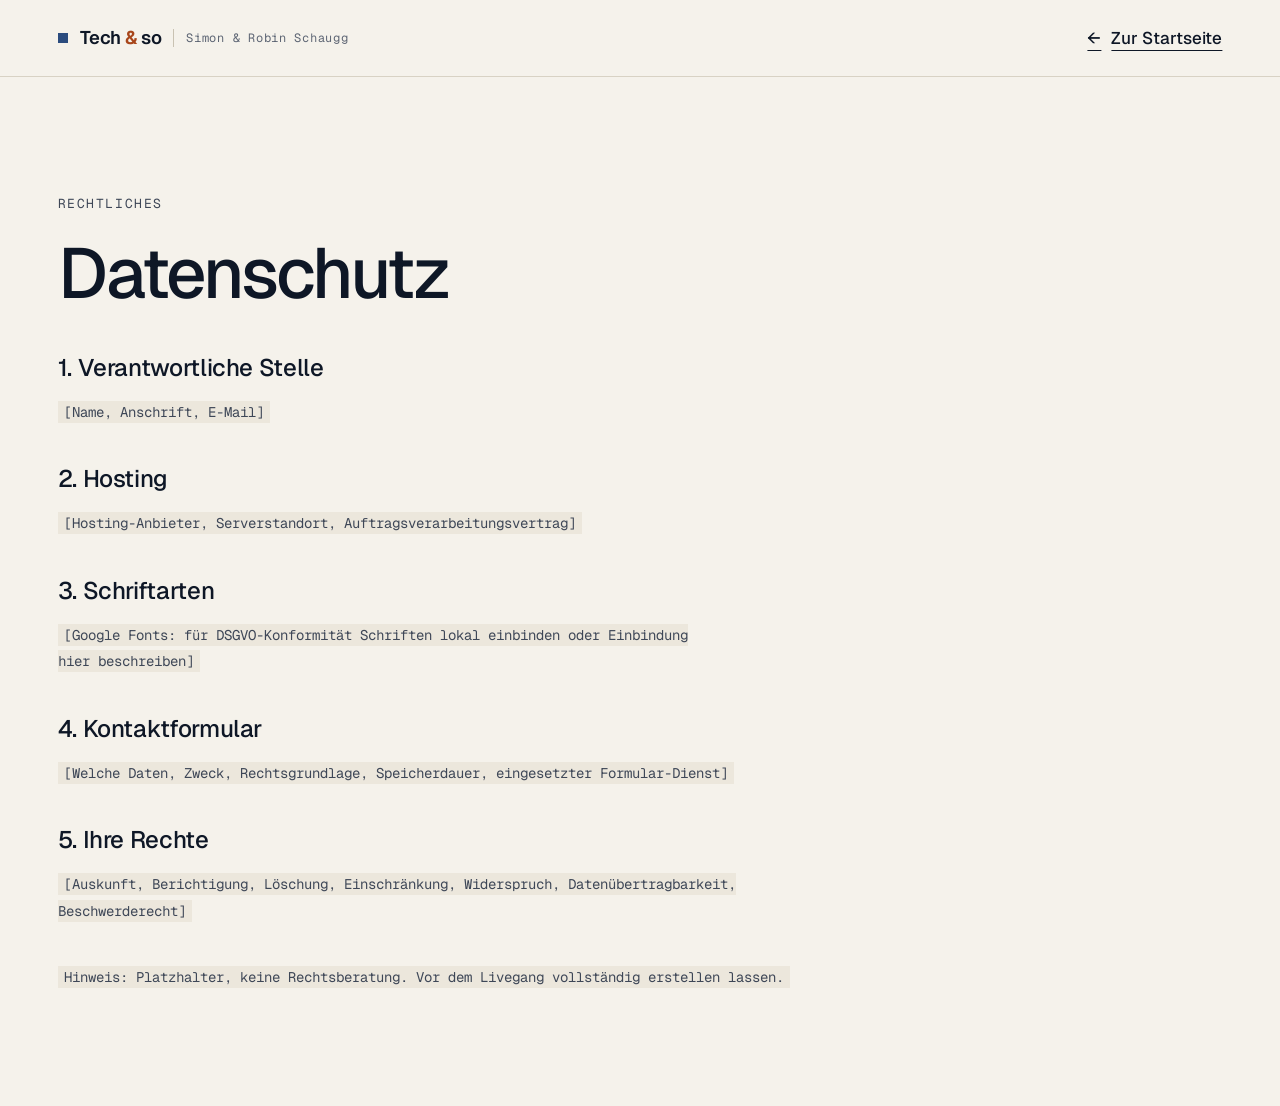
<file: datenschutz.html>
<!doctype html>
<html lang="de">
<head>
  <meta charset="utf-8">
  <meta name="viewport" content="width=device-width, initial-scale=1, viewport-fit=cover">
  <title>Datenschutz | Tech &amp; so – Simon &amp; Robin Schaugg</title>
  <meta name="robots" content="noindex">
  <link rel="stylesheet" href="https://fonts.googleapis.com/css2?family=Geist:wght@400;500;600&amp;family=Geist+Mono:wght@400;500&amp;display=swap">
  <link rel="stylesheet" href="assets/styles.css">
</head>
<body>
<header class="site-header">
  <div class="wrap header-inner">
    <a class="brand" href="index.html"><span class="brand__mark" aria-hidden="true"></span><span class="brand__name">Tech <span class="brand__amp">&amp;</span> so</span><span class="brand__by">Simon &amp; Robin Schaugg</span></a>
    <a class="textlink" href="index.html"><span class="arrow" aria-hidden="true">←</span> Zur Startseite</a>
  </div>
</header>
<main class="section">
  <div class="wrap">
    <article class="legal">
      <p class="label">Rechtliches</p>
      <h1>Datenschutz</h1>
      <h2>1. Verantwortliche Stelle</h2>
      <p><span class="todo">[Name, Anschrift, E-Mail]</span></p>
      <h2>2. Hosting</h2>
      <p><span class="todo">[Hosting-Anbieter, Serverstandort, Auftragsverarbeitungsvertrag]</span></p>
      <h2>3. Schriftarten</h2>
      <p><span class="todo">[Google Fonts: für DSGVO-Konformität Schriften lokal einbinden oder Einbindung hier beschreiben]</span></p>
      <h2>4. Kontaktformular</h2>
      <p><span class="todo">[Welche Daten, Zweck, Rechtsgrundlage, Speicherdauer, eingesetzter Formular-Dienst]</span></p>
      <h2>5. Ihre Rechte</h2>
      <p><span class="todo">[Auskunft, Berichtigung, Löschung, Einschränkung, Widerspruch, Datenübertragbarkeit, Beschwerderecht]</span></p>
      <p style="margin-top: 40px;"><span class="todo">Hinweis: Platzhalter, keine Rechtsberatung. Vor dem Livegang vollständig erstellen lassen.</span></p>
    </article>
  </div>
</main>
</body>
</html>
</file>
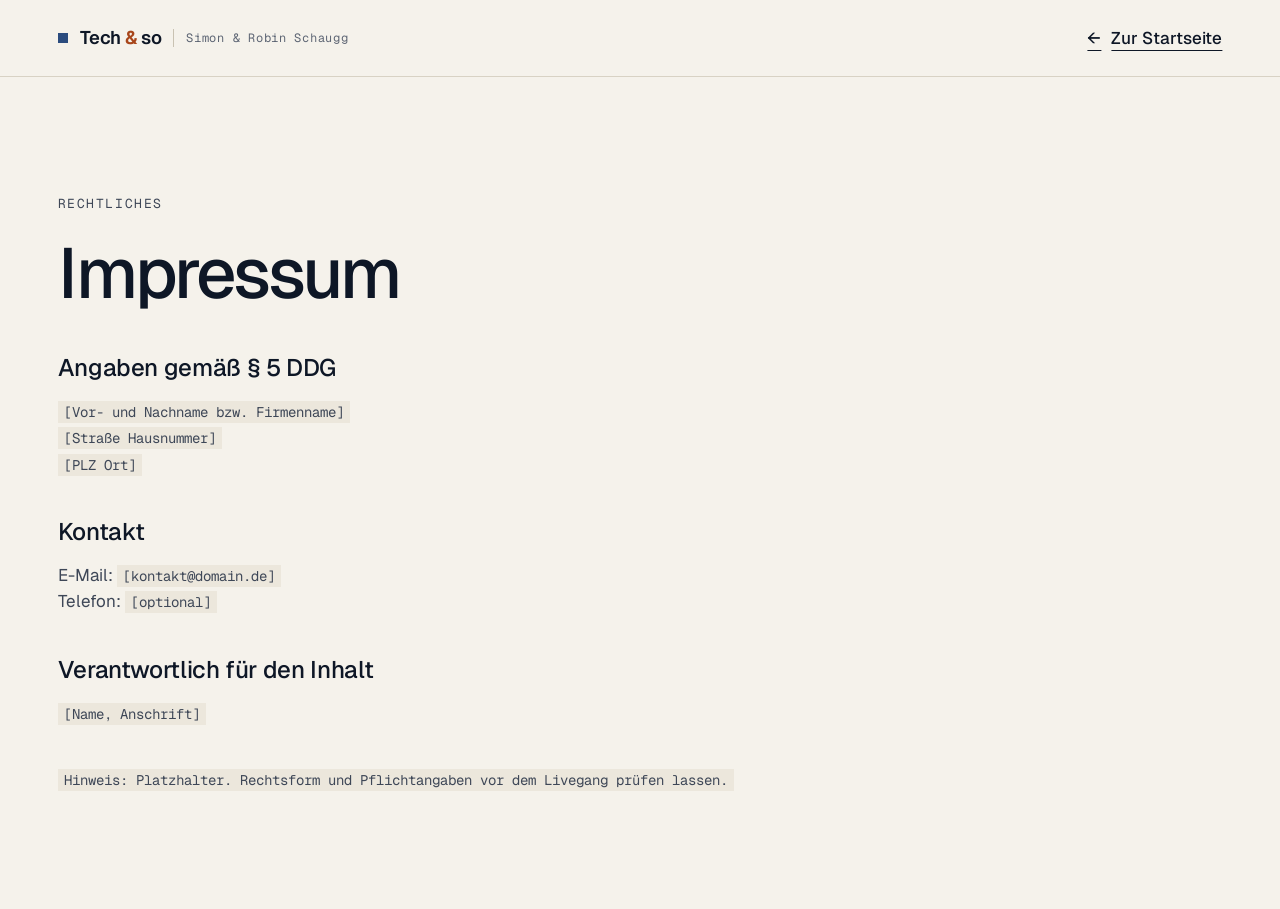
<file: impressum.html>
<!doctype html>
<html lang="de">
<head>
  <meta charset="utf-8">
  <meta name="viewport" content="width=device-width, initial-scale=1, viewport-fit=cover">
  <title>Impressum | Tech &amp; so – Simon &amp; Robin Schaugg</title>
  <meta name="robots" content="noindex">
  <link rel="stylesheet" href="https://fonts.googleapis.com/css2?family=Geist:wght@400;500;600&amp;family=Geist+Mono:wght@400;500&amp;display=swap">
  <link rel="stylesheet" href="assets/styles.css">
</head>
<body>
<header class="site-header">
  <div class="wrap header-inner">
    <a class="brand" href="index.html"><span class="brand__mark" aria-hidden="true"></span><span class="brand__name">Tech <span class="brand__amp">&amp;</span> so</span><span class="brand__by">Simon &amp; Robin Schaugg</span></a>
    <a class="textlink" href="index.html"><span class="arrow" aria-hidden="true">←</span> Zur Startseite</a>
  </div>
</header>
<main class="section">
  <div class="wrap">
    <article class="legal">
      <p class="label">Rechtliches</p>
      <h1>Impressum</h1>
      <h2>Angaben gemäß § 5 DDG</h2>
      <p><span class="todo">[Vor- und Nachname bzw. Firmenname]</span><br><span class="todo">[Straße Hausnummer]</span><br><span class="todo">[PLZ Ort]</span></p>
      <h2>Kontakt</h2>
      <p>E-Mail: <span class="todo">[kontakt@domain.de]</span><br>Telefon: <span class="todo">[optional]</span></p>
      <h2>Verantwortlich für den Inhalt</h2>
      <p><span class="todo">[Name, Anschrift]</span></p>
      <p style="margin-top: 40px;"><span class="todo">Hinweis: Platzhalter. Rechtsform und Pflichtangaben vor dem Livegang prüfen lassen.</span></p>
    </article>
  </div>
</main>
</body>
</html>
</file>
<file: assets/styles.css>
/* ==========================================================================
   Simon & Robin Schaugg — Styles
   Aufbau: Tokens → Basis → Layout → Komponenten → Sektionen → Motion → Responsive
   ========================================================================== */

/* ---------- Tokens ---------- */
:root {
  --bg: #F5F2EB;
  --paper: #FBFAF6;
  --sand: #ECE7DC;
  --ink: #0E1726;
  --ink-2: #3E4757;
  --muted: #5D6573;
  --line: #D8D2C4;
  --line-strong: #C9C2B2;
  --blue: #2B4C7E;
  --blue-soft: #E3E8F0;
  --orange: #A8461A;

  --navy: #0E1726;
  --navy-2: #121E32;
  --navy-3: #16233A;
  --on-dark: #F5F2EB;
  --on-dark-2: #D5DAE2;
  --on-dark-3: #B9C0CC;
  --on-dark-line: rgba(245, 242, 235, 0.2);
  --peach: #EBA27C;

  --font-sans: "Geist", "Helvetica Neue", Helvetica, Arial, sans-serif;
  --font-mono: "Geist Mono", ui-monospace, "SFMono-Regular", Menlo, Consolas, monospace;
  --font-hand: "Caveat", "Comic Neue", "Segoe Print", cursive;

  --fs-display: clamp(3.1rem, 1.1rem + 7.4vw, 8rem);
  --fs-h2: clamp(2.35rem, 1.3rem + 3.9vw, 4.75rem);
  --fs-h2-sm: clamp(2.1rem, 1.3rem + 2.8vw, 4.25rem);
  --fs-h3: clamp(1.55rem, 1.15rem + 1.5vw, 2.75rem);
  --fs-lead: clamp(1.2rem, 1.02rem + 0.65vw, 1.6rem);
  --fs-body: 1.0625rem;
  --fs-small: 0.9375rem;
  --fs-label: 0.8125rem;

  --gutter: clamp(16px, 4.5vw, 64px);
  --col-gap: 24px;
  --section-y: clamp(80px, 6vw + 40px, 136px);
  --header-h: 76px;
  --radius: 4px;
  --radius-btn: 6px;
  --ease-out: cubic-bezier(0.2, 0.7, 0.1, 1);
}

/* ---------- Basis ---------- */
*, *::before, *::after { box-sizing: border-box; }

html {
  -webkit-text-size-adjust: 100%;
  text-size-adjust: 100%;
}

body {
  margin: 0;
  background: var(--bg);
  color: var(--ink);
  font-family: var(--font-sans);
  font-size: var(--fs-body);
  line-height: 1.55;
  -webkit-font-smoothing: antialiased;
  overflow-x: clip;
}

body.menu-open { overflow: hidden; }

[hidden] { display: none !important; }

img, svg { max-width: 100%; display: block; }

h1, h2, h3, h4, p, ul, ol, dl, dd, figure { margin: 0; }
ul, ol { padding: 0; list-style: none; }

h1, h2, h3 { font-weight: 500; text-wrap: balance; }
p { text-wrap: pretty; }

a { color: inherit; }

:focus-visible {
  outline: 2px solid var(--blue);
  outline-offset: 3px;
}
.is-dark :focus-visible { outline-color: var(--peach); }

[id] { scroll-margin-top: calc(var(--header-h) + 16px); }

.skip-link {
  position: absolute;
  left: 16px;
  top: -100px;
  z-index: 100;
  padding: 10px 14px;
  background: var(--ink);
  color: var(--on-dark);
  border-radius: var(--radius);
  text-decoration: none;
}
.skip-link:focus { top: 12px; }

.visually-hidden {
  position: absolute !important;
  width: 1px; height: 1px;
  overflow: hidden;
  clip: rect(0 0 0 0);
  white-space: nowrap;
}

/* ---------- Layout ---------- */
.wrap {
  width: 100%;
  max-width: 1440px;
  margin-inline: auto;
  padding-inline: var(--gutter);
}

.section { padding-block: var(--section-y); }
.is-dark { background: var(--navy); color: var(--on-dark); }
.is-paper { background: var(--paper); }
.is-sand { background: var(--sand); }

.grid {
  display: grid;
  grid-template-columns: repeat(12, minmax(0, 1fr));
  column-gap: var(--col-gap);
}

/* ---------- Typo-Bausteine ---------- */
.label {
  font-family: var(--font-mono);
  font-size: var(--fs-label);
  letter-spacing: 0.12em;
  text-transform: uppercase;
  color: var(--ink-2);
}
.is-dark .label { color: var(--on-dark-3); }
.label--strong { color: var(--ink); font-weight: 500; }

.h2 {
  font-size: var(--fs-h2);
  line-height: 0.98;
  letter-spacing: -0.04em;
}
.h2--sm { font-size: var(--fs-h2-sm); }

.lead {
  font-size: var(--fs-lead);
  line-height: 1.42;
  letter-spacing: -0.01em;
}
.body-muted { color: var(--ink-2); }
.is-dark .body-muted { color: var(--on-dark-2); }

.section-head {
  row-gap: 28px;
  align-items: end;
  margin-bottom: clamp(48px, 5vw, 88px);
}
.section-head__title { grid-column: 1 / span 7; display: flex; flex-direction: column; gap: 20px; }
.section-head__aside { grid-column: 8 / span 5; font-size: 1.1875rem; line-height: 1.55; }

/* ---------- Komponenten ---------- */
.btn {
  display: inline-flex;
  align-items: center;
  justify-content: center;
  gap: 10px;
  min-height: 52px;
  padding: 0 26px;
  border-radius: var(--radius-btn);
  border: 1px solid transparent;
  font: inherit;
  font-size: 1rem;
  font-weight: 500;
  text-decoration: none;
  cursor: pointer;
  transition: background-color 0.2s ease, color 0.2s ease, border-color 0.2s ease;
}
.btn--primary { background: var(--ink); color: var(--on-dark); }
.btn--primary:hover { background: var(--blue); }
.btn--ghost { border-color: #B8B09F; color: var(--ink); background: transparent; }
.btn--ghost:hover { border-color: var(--ink); background: var(--sand); }
.btn--light { background: var(--on-dark); color: var(--ink); }
.btn--light:hover { background: #FFFFFF; }
.btn--sm { min-height: 44px; padding: 0 20px; font-size: 0.9375rem; }

.textlink {
  display: inline-flex;
  align-items: center;
  gap: 10px;
  min-height: 44px;
  font-weight: 500;
  text-decoration: underline;
  text-decoration-thickness: 1px;
  text-underline-offset: 6px;
}
.textlink .arrow { transition: translate 0.25s var(--ease-out); }
.textlink:hover .arrow { translate: 4px 0; }
.textlink:hover { color: var(--blue); }
.is-dark .textlink:hover { color: var(--peach); }

.tags { display: flex; flex-wrap: wrap; gap: 8px; }
.tag {
  padding: 6px 11px;
  border: 1px solid var(--line-strong);
  border-radius: 3px;
  font-size: 0.875rem;
  line-height: 1.3;
  color: var(--ink-2);
}
.is-dark .tag { border-color: rgba(245, 242, 235, 0.32); color: #E4E8EE; }

.placeholder {
  position: relative;
  overflow: hidden;
  border: 1px solid var(--line-strong);
  border-radius: var(--radius);
  display: flex;
  align-items: flex-end;
  padding: 18px;
  min-height: 220px;
}
.placeholder::before {
  content: "";
  position: absolute;
  inset: -40px 0;
  background: repeating-linear-gradient(135deg, #E2DCCF 0 1px, transparent 1px 14px);
}
.placeholder__label {
  position: relative;
  font-family: var(--font-mono);
  font-size: 0.75rem;
  letter-spacing: 0.06em;
  text-transform: uppercase;
  background: var(--bg);
  color: var(--ink-2);
  padding: 6px 10px;
}

.person__photo {
  display: block;
  width: 100%;
  height: 100%;
  min-height: 360px;
  object-fit: cover;
  border: 1px solid var(--line-strong);
  border-radius: var(--radius);
}

.chat {
  background: var(--bg);
  color: var(--ink);
  border-radius: var(--radius);
  padding: clamp(20px, 2.4vw, 32px);
  display: flex;
  flex-direction: column;
  gap: 14px;
}
.chat--paper { background: var(--paper); border: 1px solid var(--line); }
.chat__head {
  display: flex;
  justify-content: space-between;
  align-items: center;
  gap: 16px;
  padding-bottom: 14px;
  border-bottom: 1px solid var(--line);
  font-weight: 600;
}
.chat__note { font-family: var(--font-mono); font-size: 0.75rem; letter-spacing: 0.06em; color: var(--muted); font-weight: 400; text-align: right; }
.chat__langs { display: flex; flex-wrap: wrap; gap: 6px; font-size: 0.875rem; }
.chat__lang { padding: 4px 10px; border: 1px solid var(--line-strong); border-radius: 3px; }
.chat__lang.is-on { background: var(--ink); border-color: var(--ink); color: var(--on-dark); }
.bubble { max-width: 82%; padding: 13px 15px; border-radius: var(--radius); line-height: 1.45; }
.bubble--user { align-self: flex-end; background: var(--blue-soft); }
.bubble--bot { align-self: flex-start; background: var(--paper); border: 1px solid var(--line); display: flex; flex-direction: column; gap: 6px; }
.chat--paper .bubble--bot { background: var(--bg); }
.bubble__trans { font-size: 0.875rem; color: var(--muted); }
.chat__options { display: flex; flex-wrap: wrap; gap: 8px; }
.chat__option { padding: 7px 12px; border: 1px solid var(--ink); border-radius: 3px; font-size: 0.875rem; }
.chat__foot {
  margin-top: auto;
  padding-top: 14px;
  border-top: 1px solid var(--line);
  display: flex;
  flex-wrap: wrap;
  justify-content: space-between;
  align-items: center;
  gap: 12px;
  font-size: 0.875rem;
  color: var(--ink-2);
}
.chat__human { padding: 8px 13px; border-radius: var(--radius); background: var(--blue); color: #FFFFFF; font-weight: 500; }

.rows > * { border-top: 1px solid var(--line); }
.row-kv { display: grid; grid-template-columns: 150px 1fr; gap: 16px; padding-block: 14px; }
.row-kv__k { font-family: var(--font-mono); font-size: var(--fs-label); letter-spacing: 0.06em; text-transform: uppercase; color: var(--muted); padding-top: 3px; }
.row-kv__k--accent { color: var(--blue); }

/* ---------- Header ---------- */
.site-header {
  position: sticky;
  top: env(safe-area-inset-top, 0px);
  z-index: 50;
  background: color-mix(in srgb, var(--bg) 94%, transparent);
  border-bottom: 1px solid var(--line);
}
.header-inner {
  height: var(--header-h);
  display: flex;
  align-items: center;
  justify-content: space-between;
  gap: 24px;
}
.brand {
  display: inline-flex;
  align-items: center;
  gap: 12px;
  min-height: 44px;
  text-decoration: none;
  font-size: 1.0625rem;
  font-weight: 600;
  letter-spacing: -0.01em;
  white-space: nowrap;
}
.brand__mark { width: 10px; height: 10px; background: var(--blue); flex: none; }

.primary-nav { display: flex; align-items: center; gap: 36px; }
.primary-nav__list { display: flex; gap: 30px; }
.primary-nav__link {
  display: inline-flex;
  align-items: center;
  min-height: 44px;
  text-decoration: none;
  position: relative;
}
.primary-nav__link::after {
  content: "";
  position: absolute;
  left: 0; right: 0; bottom: 10px;
  height: 1px;
  background: currentColor;
  scale: 0 1;
  transform-origin: left;
  transition: scale 0.3s var(--ease-out);
}
.primary-nav__link:hover::after,
.primary-nav__link[aria-current="true"]::after { scale: 1 1; }

.lang { display: flex; align-items: center; gap: 6px; font-family: var(--font-mono); font-size: var(--fs-label); }
.lang__current { font-weight: 500; }
.lang__sep, .lang__alt { color: var(--muted); }
.lang__alt { text-decoration: none; min-height: 44px; display: inline-flex; align-items: center; }
.lang__alt:hover { color: var(--ink); }

.menu-toggle {
  display: none;
  width: 44px; height: 44px;
  align-items: center; justify-content: center;
  border: 1px solid var(--line-strong);
  border-radius: var(--radius-btn);
  background: transparent;
  color: var(--ink);
  cursor: pointer;
}
.menu-toggle__close { display: none; }
.menu-toggle[aria-expanded="true"] .menu-toggle__open { display: none; }
.menu-toggle[aria-expanded="true"] .menu-toggle__close { display: block; }

.progress {
  position: absolute;
  left: 0; right: 0; bottom: -1px;
  height: 2px;
  background: var(--blue);
  transform-origin: left;
  scale: 0 1;
  opacity: 0;
}

.mobile-menu {
  position: fixed;
  inset: calc(var(--header-h) + env(safe-area-inset-top, 0px)) 0 0 0;
  z-index: 49;
  background: var(--bg);
  padding: 24px var(--gutter) calc(24px + env(safe-area-inset-bottom, 0px));
  display: flex;
  flex-direction: column;
  gap: 4px;
  overflow-y: auto;
}
.mobile-menu__link {
  font-size: 2.5rem;
  font-weight: 500;
  letter-spacing: -0.03em;
  text-decoration: none;
  padding-block: 10px;
  border-bottom: 1px solid var(--line);
}
.mobile-menu .lang { margin-top: 12px; }
.mobile-menu .btn { margin-top: auto; }

/* ---------- Hero ---------- */
.hero { padding-block: clamp(64px, 7vw, 112px) clamp(64px, 6vw, 104px); }
.hero__top { display: flex; flex-direction: column; gap: clamp(24px, 3vw, 36px); }
.hero__title {
  font-size: var(--fs-display);
  line-height: 0.94;
  letter-spacing: -0.045em;
}
.hero__line { display: block; overflow: clip; padding-bottom: 0.06em; margin-bottom: -0.06em; }
.hero__line > span { display: block; }

.hero__grid {
  margin-top: clamp(48px, 5vw, 72px);
  padding-top: 40px;
  border-top: 1px solid var(--ink);
  row-gap: 56px;
}
.hero__copy { grid-column: 1 / span 6; display: flex; flex-direction: column; gap: 22px; }
.hero__actions { display: flex; flex-wrap: wrap; gap: 12px; margin-top: 16px; }
.hero__place { margin-top: 10px; color: var(--muted); letter-spacing: 0.08em; }

.formula { grid-column: 8 / span 5; }
.formula__label { margin-bottom: 14px; color: var(--muted); }
.formula__item { border-top: 1px solid var(--line); display: grid; grid-template-columns: 44px 1fr; align-items: baseline; padding-block: 14px; }
.formula__num { font-family: var(--font-mono); font-size: var(--fs-label); color: var(--muted); }
.formula__body { display: flex; flex-wrap: wrap; align-items: baseline; justify-content: space-between; column-gap: 16px; }
.formula__en { font-size: clamp(1.45rem, 1.1rem + 1vw, 1.9rem); font-weight: 500; letter-spacing: -0.02em; }
.formula__de { font-size: var(--fs-small); color: var(--ink-2); }
.formula__times { color: var(--orange); font-size: 1.35rem; line-height: 1; padding-block: 4px; }
.formula__claim { margin-top: 20px; padding-top: 16px; border-top: 1px solid var(--ink); font-weight: 500; }

/* ---------- Aktuell ---------- */
.current {
  background: var(--paper);
  border: 1px solid var(--line);
  border-radius: var(--radius);
  padding: clamp(24px, 4vw, 56px);
  row-gap: 32px;
}
.current__intro { grid-column: 1 / span 5; display: flex; flex-direction: column; gap: 22px; }
.current__status { display: flex; flex-wrap: wrap; align-items: center; gap: 16px; }
.status-dot { display: inline-flex; align-items: center; gap: 8px; }
.status-dot::before { content: ""; width: 8px; height: 8px; border-radius: 50%; background: var(--orange); }
.current__title { font-size: clamp(2.1rem, 1.4rem + 2.4vw, 3.4rem); line-height: 1.02; letter-spacing: -0.03em; }
.current__partner { font-size: 1.1875rem; line-height: 1.45; font-weight: 500; }
.current__meta { color: var(--muted); line-height: 1.7; }
.current__body { grid-column: 7 / span 6; display: flex; flex-direction: column; gap: 22px; padding-top: 40px; }

/* ---------- Expertise ---------- */
.capabilities { display: grid; grid-template-columns: repeat(4, minmax(0, 1fr)); gap: var(--col-gap); }
.capability { border-top: 2px solid var(--ink); padding-top: 26px; display: flex; flex-direction: column; gap: 16px; }
.capability__num { font-family: var(--font-mono); font-size: var(--fs-label); color: var(--muted); }
.capability__title { font-size: clamp(1.55rem, 1.2rem + 0.8vw, 1.9rem); line-height: 1.08; letter-spacing: -0.02em; }
.capability__copy { color: var(--ink-2); flex-grow: 1; }

/* ---------- Thought leadership ---------- */
.thesis__grid { row-gap: 40px; align-items: end; }
.thesis__title {
  grid-column: 1 / span 8;
  font-size: clamp(2.6rem, 1.2rem + 5vw, 6rem);
  line-height: 0.98;
  letter-spacing: -0.045em;
}
.thesis__aside { grid-column: 9 / span 4; display: flex; flex-direction: column; gap: 20px; }
.thesis__aside p { font-size: 1.25rem; line-height: 1.55; color: var(--on-dark-2); }

/* ---------- Selected work ---------- */
.work-grid { display: grid; grid-template-columns: repeat(12, minmax(0, 1fr)); gap: var(--col-gap); }
.work-card {
  display: flex;
  flex-direction: column;
  gap: 20px;
  padding: clamp(24px, 3vw, 40px);
  border-radius: var(--radius);
  text-decoration: none;
  transition: border-color 0.25s ease, background-color 0.25s ease, translate 0.35s var(--ease-out);
}
.work-card:hover { translate: 0 -4px; }
.work-card__meta { display: flex; flex-wrap: wrap; justify-content: space-between; gap: 8px; }
.work-card__title { font-size: clamp(1.9rem, 1.4rem + 1.4vw, 2.75rem); line-height: 1.04; letter-spacing: -0.03em; }
.work-card__foot {
  margin-top: auto;
  display: flex;
  justify-content: space-between;
  align-items: center;
  gap: 12px;
  padding-top: 16px;
  border-top: 1px solid var(--line);
  font-size: var(--fs-small);
  color: var(--ink-2);
}
.work-card--flagship { grid-column: 1 / span 7; grid-row: span 2; background: var(--navy); color: var(--on-dark); }
.work-card--flagship:hover { background: #16233A; }
.work-card--flagship .work-card__foot { border-color: var(--on-dark-line); color: var(--on-dark-2); }
.work-card--flagship .chat { flex-grow: 1; }
.work-card--side { grid-column: 8 / span 5; background: var(--paper); border: 1px solid var(--line); }
.work-card--side:hover { border-color: var(--ink); }
.work-card--wide {
  grid-column: 1 / -1;
  flex-direction: row;
  flex-wrap: wrap;
  align-items: center;
  justify-content: space-between;
  border: 1px solid var(--line);
  padding-block: 24px;
}
.work-card--wide:hover { border-color: var(--ink); }
.work-card__wide-text { font-size: 1.35rem; font-weight: 500; letter-spacing: -0.01em; }

.mini-journey { display: grid; grid-template-columns: repeat(4, minmax(0, 1fr)); gap: 6px; }

/* ---------- Case studies ---------- */
.case-head { display: flex; flex-wrap: wrap; justify-content: space-between; gap: 8px; padding-bottom: 20px; border-bottom: 1px solid var(--on-dark-line); }
.case-title { margin-top: clamp(40px, 4vw, 56px); font-size: clamp(2.6rem, 1.1rem + 5.4vw, 6.5rem); line-height: 0.96; letter-spacing: -0.045em; max-width: 14ch; }
.case-sub { margin-top: 28px; font-size: clamp(1.2rem, 1rem + 0.6vw, 1.6rem); color: var(--on-dark-2); letter-spacing: -0.01em; }

.dvv-body { margin-top: clamp(56px, 6vw, 88px); row-gap: 48px; align-items: start; }
.dvv-story { grid-column: 1 / span 8; }
.story-row { display: grid; grid-template-columns: repeat(8, minmax(0, 1fr)); column-gap: var(--col-gap); row-gap: 12px; padding-block: 32px; border-top: 1px solid var(--on-dark-line); }
.story-row__k { grid-column: 1 / span 2; padding-top: 6px; }
.story-row__v { grid-column: 3 / span 6; font-size: clamp(1.15rem, 1rem + 0.4vw, 1.375rem); line-height: 1.5; }
.story-row--principle .story-row__v { font-size: clamp(1.9rem, 1.3rem + 1.8vw, 2.9rem); line-height: 1.1; font-weight: 500; letter-spacing: -0.03em; color: var(--peach); text-wrap: balance; }

.facts {
  grid-column: 10 / span 3;
  position: sticky;
  top: calc(var(--header-h) + 32px);
  border: 1px solid rgba(245, 242, 235, 0.24);
  border-radius: var(--radius);
  padding: 28px;
}
.facts dl { display: flex; flex-direction: column; gap: 20px; }
.facts dt { font-family: var(--font-mono); font-size: 0.75rem; letter-spacing: 0.12em; text-transform: uppercase; color: var(--on-dark-3); }
.facts dd { margin-top: 6px; font-size: 1.0625rem; line-height: 1.4; }

.dvv-concept { margin-top: clamp(72px, 7vw, 104px); row-gap: 48px; align-items: start; }
.dvv-concept .chat { grid-column: 1 / span 7; }
.intents { grid-column: 9 / span 4; display: flex; flex-direction: column; gap: 18px; }
.intents__lead { font-size: 1.375rem; line-height: 1.4; }
.intent { display: grid; grid-template-columns: 40px 1fr; padding-block: 16px; border-top: 1px solid var(--on-dark-line); }
.intent__num { font-family: var(--font-mono); font-size: var(--fs-label); color: var(--on-dark-3); padding-top: 3px; }
.intent__title { display: block; font-size: 1.125rem; font-weight: 500; }
.intent__text { display: block; margin-top: 4px; font-size: var(--fs-small); line-height: 1.45; color: var(--on-dark-2); }

.process { margin-top: clamp(72px, 7vw, 104px); }
.process__list { position: relative; display: grid; grid-template-columns: repeat(5, minmax(0, 1fr)); gap: var(--col-gap); margin-top: 24px; padding-top: 24px; }
.process__list::before { content: ""; position: absolute; left: 0; right: 0; top: 0; height: 2px; background: var(--on-dark); transform-origin: left; }
.process__step { display: flex; flex-direction: column; gap: 10px; }
.process__en { display: flex; justify-content: space-between; align-items: baseline; font-size: clamp(1.5rem, 1.2rem + 0.8vw, 1.9rem); font-weight: 500; letter-spacing: -0.02em; }
.process__arrow { color: var(--peach); font-size: 1.3rem; }
.process__de { color: var(--on-dark-2); font-size: var(--fs-small); line-height: 1.5; }
.dvv-tags { margin-top: 64px; }

/* NeuHier */
.nh-grid { row-gap: 56px; align-items: start; }
.nh-text { grid-column: 1 / span 5; display: flex; flex-direction: column; gap: 26px; }
.case-label { display: flex; flex-direction: column; gap: 6px; }
.case-title-sm { font-size: clamp(2.4rem, 1.4rem + 3vw, 4.25rem); line-height: 0.98; letter-spacing: -0.04em; }
.case-name { font-size: 1.5rem; font-weight: 600; letter-spacing: -0.01em; }
.case-thesis { padding-top: 24px; border-top: 1px solid var(--ink); font-size: 1.25rem; line-height: 1.45; font-weight: 500; }
.block-title { font-family: var(--font-mono); font-size: var(--fs-label); font-weight: 400; letter-spacing: 0.12em; text-transform: uppercase; color: var(--muted); margin-bottom: 8px; }
.nh-visual { grid-column: 7 / span 6; display: flex; flex-direction: column; gap: 56px; position: sticky; top: calc(var(--header-h) + 32px); }
.mio-avatar { width: 32px; height: 32px; border-radius: 50%; background: var(--blue); color: #FFFFFF; display: grid; place-items: center; font-size: 0.875rem; font-weight: 600; flex: none; }
.mio-id { display: flex; align-items: center; gap: 12px; }
.mio-id small { display: block; font-weight: 400; font-size: 0.8125rem; color: var(--muted); }
.suggest { display: flex; flex-wrap: wrap; justify-content: space-between; align-items: center; gap: 12px; padding: 13px 15px; border: 1px dashed #B8B09F; border-radius: var(--radius); font-size: var(--fs-small); color: var(--ink-2); }
.suggest__btn { padding: 8px 12px; border-radius: var(--radius); background: var(--ink); color: var(--on-dark); font-size: 0.875rem; }
.journey { display: grid; grid-template-columns: repeat(4, minmax(0, 1fr)); gap: 12px; }
.journey__step { border-top: 2px solid var(--blue); padding-top: 14px; display: flex; flex-direction: column; gap: 4px; }
.journey__num { font-family: var(--font-mono); font-size: 0.75rem; color: var(--muted); }
.journey__title { font-size: 1.25rem; font-weight: 500; letter-spacing: -0.01em; }
.journey__text { font-size: var(--fs-small); line-height: 1.45; color: var(--ink-2); }
.nh-principle { padding-top: 28px; border-top: 1px solid var(--ink); font-size: clamp(1.6rem, 1.2rem + 1.2vw, 2.15rem); line-height: 1.15; font-weight: 500; letter-spacing: -0.025em; text-wrap: balance; }

/* YOLD */
.yold-grid { row-gap: 56px; align-items: start; }
.yold-media { grid-column: 1 / span 6; display: grid; grid-template-columns: repeat(2, minmax(0, 1fr)); gap: var(--col-gap); }
.yold-media .placeholder--hero { grid-column: 1 / -1; min-height: clamp(320px, 38vw, 560px); }
.yold-text { grid-column: 8 / span 5; display: flex; flex-direction: column; gap: 26px; }
.metrics { padding-top: 24px; border-top: 1px solid var(--ink); }
.metrics dl { display: grid; grid-template-columns: repeat(3, minmax(0, 1fr)); gap: 16px; }
.metric { display: flex; flex-direction: column-reverse; gap: 6px; }
.metric dt { font-size: var(--fs-small); line-height: 1.35; color: var(--ink-2); }
.metric dd { font-size: clamp(2.5rem, 2rem + 1.4vw, 3.5rem); line-height: 1; font-weight: 500; letter-spacing: -0.04em; font-variant-numeric: tabular-nums; }
.metrics__note { margin-top: 14px; font-size: 0.75rem; color: var(--muted); }
.yold .rows > * { border-color: var(--line-strong); }
.pullquote { padding-left: 20px; border-left: 2px solid var(--orange); display: flex; flex-direction: column; gap: 10px; }
.pullquote blockquote { margin: 0; }
.pullquote blockquote p { font-size: clamp(1.25rem, 1.05rem + 0.6vw, 1.55rem); line-height: 1.35; font-weight: 500; letter-spacing: -0.015em; }
.pullquote figcaption { font-size: var(--fs-small); color: var(--ink-2); }
.pullquote a, .yold .rows a, .media__list a { text-decoration: underline; text-decoration-thickness: 1px; text-underline-offset: 4px; }
.pullquote a:hover, .yold .rows a:hover, .media__list a:hover { color: var(--blue); }

.case-name { display: flex; flex-wrap: wrap; align-items: baseline; column-gap: 18px; row-gap: 4px; }
.case-name .textlink, .case-links .textlink { font-size: 1rem; letter-spacing: 0; }
.case-name__sub { font-family: var(--font-mono); font-size: var(--fs-label); font-weight: 400; letter-spacing: 0.1em; text-transform: uppercase; color: var(--muted); }
.case-links { display: flex; flex-wrap: wrap; column-gap: 24px; margin-top: -14px; }
.yold-text p a { text-underline-offset: 4px; }
.yold-text p a:hover { color: var(--blue); }
.person__links { display: flex; flex-wrap: wrap; column-gap: 20px; margin-top: 12px; }
.contact-person__links { display: flex; flex-wrap: wrap; column-gap: 18px; }

/* Product experience */
.pe-grid { padding-top: 40px; border-top: 1px solid var(--ink); row-gap: 32px; }
.pe-head { grid-column: 1 / span 4; display: flex; flex-direction: column; gap: 16px; }
.pe-head h2 { font-size: clamp(2rem, 1.5rem + 1.4vw, 2.75rem); line-height: 1.02; letter-spacing: -0.03em; }
.pe-body { grid-column: 6 / span 7; display: flex; flex-direction: column; gap: 24px; }

/* ---------- Ansatz ---------- */
.approach-head { row-gap: 48px; align-items: start; }
.approach-title { grid-column: 1 / span 6; display: flex; flex-direction: column; gap: 24px; }
.approach-title h2 { font-size: clamp(3rem, 1.4rem + 5.8vw, 7rem); line-height: 0.94; letter-spacing: -0.05em; }
.questions { grid-column: 8 / span 5; padding-top: 40px; }
.questions p { font-size: 1.25rem; font-weight: 500; margin-bottom: 14px; }
.question { display: grid; grid-template-columns: 36px 1fr; padding-block: 11px; border-top: 1px solid var(--line); }
.question span:first-child { font-family: var(--font-mono); font-size: var(--fs-label); color: var(--muted); padding-top: 3px; }
.steps { margin-top: clamp(64px, 7vw, 104px); display: grid; grid-template-columns: repeat(5, minmax(0, 1fr)); gap: var(--col-gap); }
.step { border-top: 2px solid var(--ink); padding-top: 22px; display: flex; flex-direction: column; gap: 12px; }
.step__num { font-family: var(--font-mono); font-size: var(--fs-label); color: var(--muted); }
.step__en { font-size: clamp(1.7rem, 1.3rem + 0.9vw, 2.1rem); line-height: 1; font-weight: 500; letter-spacing: -0.025em; }
.step__de { min-height: 4.6em; }
.step__label { padding-top: 12px; border-top: 1px solid var(--line); font-family: var(--font-mono); font-size: 0.75rem; letter-spacing: 0.1em; text-transform: uppercase; color: var(--muted); }
.step__items { display: flex; flex-direction: column; gap: 6px; font-size: var(--fs-small); color: var(--ink-2); }

/* ---------- Team ---------- */
.team { border-block: 1px solid var(--line); }
.people { display: grid; grid-template-columns: 1fr; row-gap: 64px; }
.person { border-top: 2px solid var(--ink); padding-top: 24px; display: grid; grid-template-columns: repeat(2, minmax(0, 1fr)); gap: var(--col-gap); }
.person .placeholder, .person .person__photo { min-height: 360px; }
.person__intro { display: flex; flex-direction: column; gap: 12px; }
.person__role { font-family: var(--font-mono); font-size: 0.75rem; letter-spacing: 0.1em; color: var(--blue); }
.person__name { font-size: clamp(2.2rem, 1.8rem + 1vw, 2.75rem); line-height: 1; letter-spacing: -0.03em; }
.person__title { font-size: 1.125rem; font-weight: 500; }
.person__bio { margin-top: 6px; color: var(--ink-2); }
.person__details { grid-column: 1 / -1; display: grid; grid-template-columns: repeat(2, minmax(0, 1fr)); gap: var(--col-gap); }
.person__details li.bg-item { padding-block: 9px; border-top: 1px solid var(--line); line-height: 1.4; }

.overlap { margin-top: clamp(72px, 8vw, 120px); row-gap: 40px; align-items: center; }
.overlap__figure { grid-column: 1 / span 7; }
.overlap__figure svg { width: 100%; height: auto; overflow: visible; }
.overlap__text { grid-column: 8 / span 5; display: flex; flex-direction: column; gap: 20px; }
.overlap__claim { font-size: clamp(1.7rem, 1.3rem + 1.2vw, 2.25rem); line-height: 1.12; font-weight: 500; letter-spacing: -0.025em; text-wrap: balance; }
.overlap__small { padding-top: 18px; border-top: 1px solid var(--line); color: var(--ink-2); line-height: 1.7; }
.venn text { font-family: var(--font-sans); fill: var(--ink); }
.venn .venn__label { font-family: var(--font-mono); font-size: 13px; letter-spacing: 1.5px; fill: var(--muted); }
.venn .venn__label--robin { fill: var(--blue); }
.venn .venn__center { font-weight: 600; font-size: 20px; }

/* ---------- Für wen ---------- */
.audiences { display: grid; grid-template-columns: repeat(3, minmax(0, 1fr)); column-gap: var(--col-gap); row-gap: 48px; }
.audience { border-top: 1px solid var(--ink); padding-top: 22px; display: flex; flex-direction: column; gap: 10px; }
.audience h3 { font-size: 1.625rem; line-height: 1.1; letter-spacing: -0.02em; }
.audience p { color: var(--ink-2); }

/* ---------- Formate ---------- */
.formats__head { display: grid; grid-template-columns: repeat(12, minmax(0, 1fr)); column-gap: var(--col-gap); padding-bottom: 14px; }
.format { display: grid; grid-template-columns: repeat(12, minmax(0, 1fr)); column-gap: var(--col-gap); row-gap: 14px; padding-block: 30px; border-top: 1px solid var(--ink); align-items: start; }
.format__name { grid-column: 1 / span 4; display: grid; grid-template-columns: 44px 1fr; }
.format__name span { font-family: var(--font-mono); font-size: var(--fs-label); color: var(--muted); padding-top: 8px; }
.format__name h3 { font-size: clamp(1.5rem, 1.2rem + 0.8vw, 1.9rem); line-height: 1.05; letter-spacing: -0.02em; }
.format__for { grid-column: 5 / span 4; }
.format .tags { grid-column: 9 / span 4; }
.format .tag { border-color: #B8B09F; }
.formats__col-a { grid-column: 1 / span 4; }
.formats__col-b { grid-column: 5 / span 4; }
.formats__col-c { grid-column: 9 / span 4; }
.formats__note { margin-top: 32px; padding-top: 20px; border-top: 1px solid var(--line-strong); color: var(--ink-2); }

/* ---------- Recognition ---------- */
.recognition__head { display: grid; grid-template-columns: repeat(12, minmax(0, 1fr)); column-gap: var(--col-gap); padding-bottom: 14px; }
.rec { display: grid; grid-template-columns: repeat(12, minmax(0, 1fr)); column-gap: var(--col-gap); row-gap: 10px; padding-block: 24px; border-top: 1px solid var(--ink); align-items: baseline; }
.rec__type { grid-column: 1 / span 2; }
.rec__type span { display: inline-block; padding: 5px 9px; border: 1px solid var(--blue); border-radius: 3px; font-family: var(--font-mono); font-size: 0.75rem; letter-spacing: 0.08em; color: var(--blue); }
.rec__name { grid-column: 3 / span 4; font-size: 1.5rem; line-height: 1.2; font-weight: 500; letter-spacing: -0.015em; }
.rec__text { grid-column: 7 / span 4; color: var(--ink-2); }
.rec__project { grid-column: 11 / span 2; text-align: right; font-family: var(--font-mono); font-size: var(--fs-label); letter-spacing: 0.06em; color: var(--ink-2); }
.media { margin-top: 88px; padding-top: 32px; border-top: 1px solid var(--line); row-gap: 20px; }
.media h3 { grid-column: 1 / span 3; font-size: 1.75rem; letter-spacing: -0.02em; }
.media__body { grid-column: 4 / span 9; display: flex; flex-direction: column; gap: 14px; }
.media__list { display: flex; flex-wrap: wrap; column-gap: 28px; row-gap: 10px; font-size: 1.3rem; letter-spacing: -0.01em; }
.media__note { color: var(--muted); }

/* ---------- Kontakt ---------- */
.contact-grid { row-gap: 56px; align-items: start; }
.contact-intro { grid-column: 1 / span 5; display: flex; flex-direction: column; gap: 26px; }
.contact-intro h2 { font-size: clamp(2.4rem, 1.5rem + 2.8vw, 4.25rem); line-height: 0.98; letter-spacing: -0.04em; }
.contact-people { margin-top: 16px; border-bottom: 1px solid var(--on-dark-line); }
.contact-person { display: flex; flex-wrap: wrap; justify-content: space-between; align-items: center; gap: 8px 16px; padding-block: 14px; border-top: 1px solid var(--on-dark-line); }
.contact-person strong { display: block; font-weight: 500; font-size: 1.125rem; }
.contact-person small { display: block; font-size: var(--fs-small); color: var(--on-dark-3); }
.contact-person a { display: inline-flex; align-items: center; min-height: 44px; text-underline-offset: 5px; }
.contact-person a:hover { color: var(--peach); }

.contact-panel { grid-column: 7 / span 6; background: var(--navy-2); border: 1px solid rgba(245, 242, 235, 0.16); border-radius: var(--radius); padding: clamp(24px, 3vw, 40px); }
.form { display: flex; flex-direction: column; gap: 22px; }
.form__row { display: grid; grid-template-columns: repeat(2, minmax(0, 1fr)); gap: 20px; }
.field { display: flex; flex-direction: column; gap: 8px; }
.field label, .field legend { font-size: var(--fs-small); color: var(--on-dark-2); padding: 0; }
.field__opt { color: #9AA3B2; }
.input {
  width: 100%;
  background: var(--navy-3);
  border: 1px solid rgba(245, 242, 235, 0.28);
  border-radius: var(--radius);
  color: var(--on-dark);
  font: inherit;
  font-size: 1.0625rem;
  padding: 13px 14px;
  min-height: 50px;
}
.input::placeholder { color: #9AA3B2; }
.input:hover { border-color: rgba(245, 242, 235, 0.5); }
.input:focus-visible { outline: 2px solid var(--peach); outline-offset: 2px; }
.input:user-invalid { border-color: var(--peach); }
textarea.input { resize: vertical; min-height: 140px; }
select.input { appearance: none; background-image: linear-gradient(45deg, transparent 50%, var(--on-dark-2) 50%), linear-gradient(135deg, var(--on-dark-2) 50%, transparent 50%); background-position: calc(100% - 20px) 50%, calc(100% - 14px) 50%; background-size: 6px 6px; background-repeat: no-repeat; padding-right: 40px; }
fieldset.field { border: 0; margin: 0; padding: 0; }
.chips { display: flex; flex-wrap: wrap; gap: 8px; margin-top: 4px; }
.chip { position: relative; }
.chip input { position: absolute; opacity: 0; inset: 0; margin: 0; cursor: pointer; }
.chip span { display: inline-flex; align-items: center; min-height: 44px; padding: 0 16px; border: 1px solid rgba(245, 242, 235, 0.32); border-radius: var(--radius); color: var(--on-dark); font-size: var(--fs-small); transition: background-color 0.2s ease, color 0.2s ease; }
.chip:hover span { border-color: var(--on-dark); }
.chip input:checked + span { background: var(--on-dark); color: var(--ink); border-color: var(--on-dark); font-weight: 500; }
.chip input:focus-visible + span { outline: 2px solid var(--peach); outline-offset: 2px; }
.consent { display: flex; align-items: flex-start; gap: 12px; }
.consent input { width: 20px; height: 20px; margin: 2px 0 0; accent-color: var(--peach); flex: none; }
.consent label { font-size: var(--fs-small); line-height: 1.5; color: var(--on-dark-2); }
.consent a:hover { color: var(--peach); }
.form__foot { display: flex; flex-wrap: wrap; justify-content: space-between; align-items: center; gap: 16px 24px; padding-top: 6px; }
.form__hint { font-family: var(--font-mono); font-size: 0.75rem; letter-spacing: 0.06em; color: #9AA3B2; }
.form-success { display: flex; flex-direction: column; gap: 18px; }
.form-success h3 { font-size: clamp(1.8rem, 1.4rem + 1vw, 2.25rem); line-height: 1.12; letter-spacing: -0.025em; }
.form-success p { color: var(--on-dark-2); }
.form-success .label { color: var(--peach); }

/* ---------- Footer ---------- */
.site-footer { padding-block: 88px 40px; }
.footer-grid { row-gap: 40px; }
.footer-brand { grid-column: 1 / span 5; display: flex; flex-direction: column; gap: 10px; }
.footer-claim { margin-top: 16px; max-width: 22ch; font-size: 1.6rem; line-height: 1.2; font-weight: 500; letter-spacing: -0.02em; }
.footer-nav { display: flex; flex-direction: column; }
.footer-nav--a { grid-column: 7 / span 3; }
.footer-nav--b { grid-column: 10 / span 3; }
.footer-nav .label { margin-bottom: 8px; color: var(--muted); }
.footer-nav a { min-height: 40px; display: flex; align-items: center; text-decoration: none; }
.footer-nav a:hover { text-decoration: underline; text-underline-offset: 5px; }
.footer-bottom { margin-top: 64px; padding-top: 20px; border-top: 1px solid var(--line); display: flex; flex-wrap: wrap; justify-content: space-between; gap: 8px; color: var(--muted); }

/* ---------- Unterseiten (Impressum / Datenschutz) ---------- */
.legal { max-width: 760px; }
.legal h1 { font-size: var(--fs-h2); line-height: 1; letter-spacing: -0.04em; margin-block: 24px 40px; }
.legal h2 { font-size: 1.5rem; margin-block: 36px 12px; letter-spacing: -0.015em; }
.legal p, .legal li { color: var(--ink-2); }
.legal .todo { background: var(--sand); padding: 2px 6px; font-family: var(--font-mono); font-size: 0.875rem; }



/* ---------- Hero mit Illustration ---------- */
.hero { padding-block: clamp(48px, 5vw, 88px) clamp(40px, 4vw, 64px); }
.hero__layout { align-items: center; row-gap: 40px; }
.hero__layout .hero__copy { grid-column: 1 / span 6; display: flex; flex-direction: column; gap: 24px; min-width: 0; }
.hero__layout .hero__title { font-size: clamp(2.7rem, 1rem + 4.1vw, 5.25rem); line-height: 0.95; }
.hero__layout .hero__actions { margin-top: 4px; }
.hero__formula { display: flex; flex-wrap: wrap; align-items: baseline; gap: 6px 12px; padding-top: 18px; border-top: 1px solid var(--line); font-size: 1.0625rem; font-weight: 500; letter-spacing: -0.01em; }
.hero__times { color: var(--orange); }
.hero__layout .hero__place { margin-top: 0; }
.hero__art { grid-column: 7 / span 6; display: flex; flex-direction: column; gap: 8px; min-width: 0; }
.hero-art { width: 100%; height: auto; overflow: visible; }
.hero__caption { align-self: center; font-family: var(--font-mono); font-size: 0.75rem; letter-spacing: 0.08em; text-transform: uppercase; color: var(--muted); }
.art-say { font-family: var(--font-hand); font-size: 29px; font-weight: 600; fill: var(--ink); }
.art-bubble, .art-robot, .art-human, .art-spark, .art-bulb, .art-wave, .art-steam, .art-bar { transform-box: fill-box; }
@media (max-width: 900px) {
  .hero__art { max-width: 560px; justify-self: center; width: 100%; }
}
@media (prefers-reduced-motion: no-preference) {
  @keyframes art-pop { 0% { transform: scale(0.2); opacity: 0; } 70% { transform: scale(1.06); opacity: 1; } 100% { transform: scale(1); } }
  @keyframes art-bob { 0%, 100% { transform: translateY(0); } 50% { transform: translateY(-5px); } }
  @keyframes art-blink { 0%, 55%, 100% { opacity: 1; } 60%, 75% { opacity: 0.25; } }
  @keyframes art-wave { 0%, 100% { transform: rotate(0); } 50% { transform: rotate(-18deg); } }
  @keyframes art-steam { 0%, 100% { transform: translateY(0); opacity: 0.9; } 50% { transform: translateY(-4px); opacity: 0.4; } }
  @keyframes art-spark { 0%, 100% { transform: scale(1); opacity: 1; } 50% { transform: scale(1.2); opacity: 0.6; } }
  @keyframes art-bar { from { transform: scaleX(0.05); } }
  .art-bubble--robot { transform-origin: 30% 100%; animation: art-pop 0.5s var(--ease-out) 0.7s both; }
  .art-bubble--human { transform-origin: 60% 100%; animation: art-pop 0.5s var(--ease-out) 1.9s both; }
  .art-robot { animation: art-bob 3.2s ease-in-out infinite; }
  .art-bulb { animation: art-blink 2.6s ease-in-out infinite; }
  .art-wave { transform-origin: 50% 100%; animation: art-wave 1.6s ease-in-out infinite; }
  .art-steam { animation: art-steam 2.4s ease-in-out infinite; }
  .art-spark { transform-origin: 50% 100%; animation: art-spark 1.4s ease-in-out infinite; }
  .art-bar { transform-origin: 0 50%; animation: art-bar 1.6s var(--ease-out) 0.4s both; }
}


/* ==========================================================================
   Comic-Ebene: Notizen, Sprechblasen, Spielelemente
   Regel: Der versetzte Tuscheschatten (.comic) markiert Dinge, mit denen man spielen kann.
   ========================================================================== */
.comic { border: 2px solid var(--ink) !important; box-shadow: 6px 6px 0 var(--ink); }
.is-dark .comic { box-shadow: 6px 6px 0 var(--peach); }

.note { display: inline-block; font-family: var(--font-hand); font-weight: 600; font-size: 1.55rem; line-height: 1.1; color: var(--orange); transform: rotate(-2deg); transform-origin: left center; }
.is-dark .note { color: var(--peach); }
.note-btn { appearance: none; align-self: center; background: none; border: 0; padding: 6px 4px; font-family: var(--font-hand); font-weight: 600; font-size: 1.45rem; color: var(--orange); cursor: pointer; transform: rotate(-1.5deg); text-decoration: underline wavy; text-decoration-thickness: 1px; text-underline-offset: 6px; }
.note-btn:hover { color: var(--ink); }

.say { position: relative; display: inline-block; margin: 0; padding: 8px 16px; font-family: var(--font-hand); font-weight: 600; font-size: 1.6rem; line-height: 1.15; background: var(--paper); color: var(--ink); border: 2px solid var(--ink); border-radius: 16px; box-shadow: 4px 4px 0 var(--ink); }
.say::after { content: ""; position: absolute; left: -9px; top: calc(50% - 8px); width: 14px; height: 14px; background: var(--paper); border-left: 2px solid var(--ink); border-bottom: 2px solid var(--ink); transform: rotate(45deg); }

/* Buttons drücken sich wie Comic-Panels */
.btn { transition: background-color 0.2s ease, color 0.2s ease, border-color 0.2s ease, transform 0.2s var(--ease-out), box-shadow 0.2s var(--ease-out); }
.btn--primary:hover { transform: translate(-2px, -2px); box-shadow: 4px 4px 0 var(--orange); }
.btn--ghost:hover { transform: translate(-2px, -2px); box-shadow: 4px 4px 0 var(--ink); }
.btn--light:hover { transform: translate(-2px, -2px); box-shadow: 4px 4px 0 var(--peach); }
.btn:active { transform: translate(0, 0); box-shadow: none; }

/* Hero-Roboter ist klickbar */
.art-robot { cursor: pointer; }
.art-eyes { transition: transform 0.15s linear; }

/* Spot-Illustrationen (Expertise) */
.spot { width: 100%; max-width: 168px; height: auto; overflow: visible; transition: transform 0.35s var(--ease-out); }
.spot-hand { font-family: var(--font-hand); font-weight: 600; font-size: 17px; fill: var(--ink); }
.capability:hover .spot { transform: rotate(-3deg) translateY(-4px); }

/* These: Knoten */
.knot-fig svg { width: 100%; height: auto; display: block; }
.knot-label { font-family: var(--font-hand); font-weight: 600; font-size: 22px; fill: var(--on-dark-2); }
.knot-label--hi { fill: var(--peach); }
.knot-fig .knot { transition: opacity 0.45s ease; }
.knot-fig .neat { opacity: 0; transition: opacity 0.45s ease; }
.knot-fig .neat path { stroke-dasharray: 1; stroke-dashoffset: 0; }
.knot-fig.is-neat .knot { opacity: 0; }
.knot-fig.is-neat .neat { opacity: 1; }
.knot-actions { display: flex; flex-wrap: wrap; align-items: center; gap: 12px 20px; }
.thesis__title { grid-column: 1 / span 7; }
.thesis__aside { grid-column: 8 / span 5; }

/* Chat-Demos */
.chat__log { display: flex; flex-direction: column; gap: 14px; min-height: 236px; }
[data-chat="mio"] .chat__log { min-height: 190px; }
button.chat__lang, button.chat__option, button.chat__q, button.suggest__btn { font: inherit; cursor: pointer; }
button.chat__lang { background: transparent; color: inherit; font-size: 0.875rem; }
button.chat__lang:hover { border-color: var(--ink); }
button.chat__option { background: transparent; color: inherit; }
button.chat__option:hover:not(:disabled) { background: var(--ink); color: var(--on-dark); }
button.chat__option:disabled { opacity: 0.5; cursor: default; }
.bubble--note { align-self: stretch; max-width: none; padding: 4px 0 4px 12px; border-radius: 0; border-left: 2px solid var(--orange); font-size: 0.875rem; color: var(--muted); }
.chat__ask { display: flex; flex-wrap: wrap; align-items: center; gap: 8px; padding-top: 12px; border-top: 1px solid var(--line); }
.chat__ask-label { font-family: var(--font-mono); font-size: 0.75rem; letter-spacing: 0.08em; text-transform: uppercase; color: var(--muted); margin-right: 4px; }
button.chat__q { padding: 7px 14px; border: 1px dashed #8C8576; border-radius: 999px; background: transparent; color: var(--ink); font-size: 0.875rem; }
button.chat__q:hover { border-style: solid; border-color: var(--ink); }
button.chat__q[aria-pressed="true"] { background: var(--ink); color: var(--on-dark); border: 1px solid var(--ink); }
button.suggest__btn { border: 0; }
.suggest__note { font-size: 0.875rem; color: var(--muted); }
.typing { display: inline-flex; gap: 5px; align-items: center; padding: 14px 16px; }
.typing i { width: 7px; height: 7px; border-radius: 50%; background: var(--muted); display: block; }
.dvv-note { grid-column: 1 / span 7; margin-bottom: -28px; }

/* YOLD-Würfel */
.dice { display: grid; grid-template-columns: 130px minmax(0, 1fr); gap: 20px; align-items: center; padding: 22px; background: var(--paper); border-radius: var(--radius); }
.dice__art { width: 100%; height: auto; }
.dice__body { display: flex; flex-direction: column; align-items: flex-start; gap: 10px; min-width: 0; }
.dice__out { font-size: 1.25rem; line-height: 1.35; letter-spacing: -0.01em; }
.dice__out strong { font-weight: 600; background: linear-gradient(transparent 62%, rgba(235, 162, 124, 0.55) 62%); }
.dice__die { width: 18px; height: 18px; }
.dice__note { font-size: var(--fs-small); color: var(--muted); }
.dice__note a { text-decoration: underline; text-underline-offset: 3px; }

/* Ansatz: Checkliste mit Roboter */
.bot-check { display: flex; align-items: center; gap: 20px; margin-top: 12px; }
.bot-mini { width: 108px; height: auto; flex: none; }
.bot-bulb { fill: var(--sand); transition: fill 0.3s ease; }
.bot-check.is-done .bot-bulb { fill: var(--orange); }
.bot-happy { opacity: 0; }
.bot-check.is-done .bot-happy { opacity: 1; }
.bot-check.is-done .bot-wait { opacity: 0; }
.bot-check__say { display: flex; flex-direction: column; align-items: flex-start; gap: 10px; min-width: 0; }
.check-progress { font-family: var(--font-mono); font-size: var(--fs-label); letter-spacing: 0.06em; color: var(--muted); }
.check-meter { --p: 0; display: block; width: 180px; height: 8px; border: 1.5px solid var(--ink); border-radius: 999px; background: linear-gradient(90deg, var(--orange) calc(var(--p) * 100%), var(--paper) 0); transition: background 0.3s ease; }
.question { display: block; padding-block: 0; }
.q-btn { width: 100%; display: grid; grid-template-columns: 30px 32px minmax(0, 1fr); align-items: start; padding: 11px 0; background: none; border: 0; font: inherit; color: inherit; text-align: left; cursor: pointer; }
.q-btn:hover .q-box { border-color: var(--orange); }
.q-box { width: 18px; height: 18px; margin-top: 3px; border: 2px solid var(--ink); border-radius: 4px; position: relative; transition: background-color 0.2s ease; }
.q-btn[aria-pressed="true"] .q-box { background: var(--ink); }
.q-btn[aria-pressed="true"] .q-box::after { content: ""; position: absolute; left: 4px; top: 0; width: 5px; height: 10px; border: solid var(--paper); border-width: 0 2px 2px 0; transform: rotate(45deg); }
.q-num { font-family: var(--font-mono); font-size: var(--fs-label); color: var(--muted); padding-top: 3px; }

/* Kontakt: Papierflieger */
.plane { width: 24px; height: auto; flex: none; }
.contact-intro .note { color: var(--peach); }

@media (max-width: 900px) {
  .dvv-note { margin-bottom: 0; }
  .dice { grid-template-columns: 1fr; }
  .dice__art { max-width: 150px; }
}
@media (prefers-reduced-motion: no-preference) {
  @keyframes dot-bounce { 0%, 100% { transform: translateY(0); } 40% { transform: translateY(-5px); } }
  .capability:hover .spot-dots circle, .typing i { animation: dot-bounce 0.9s ease-in-out infinite; }
  .capability:hover .spot-dots circle:nth-child(2), .typing i:nth-child(2) { animation-delay: 0.15s; }
  .capability:hover .spot-dots circle:nth-child(3), .typing i:nth-child(3) { animation-delay: 0.3s; }
  .spot-dots circle { transform-box: fill-box; }
  .knot-fig.is-neat .neat path { animation: knot-draw 0.8s var(--ease-out) both; }
  @keyframes knot-draw { from { stroke-dashoffset: 1; } }
  @keyframes plane-fly { 0% { transform: translate(0, 0) rotate(0); opacity: 1; } 100% { transform: translate(240px, -160px) rotate(-14deg); opacity: 0; } }
  .form.is-sending .plane { animation: plane-fly 0.7s ease-in forwards; }
  @keyframes bulb-glow { 0%, 100% { opacity: 1; } 50% { opacity: 0.45; } }
  .bot-check.is-done .bot-bulb { animation: bulb-glow 1.2s ease-in-out infinite; }
}


/* ---------- Selbst gebaut ---------- */
.builds { display: grid; grid-template-columns: repeat(3, minmax(0, 1fr)); gap: 28px var(--col-gap); }
.build { display: flex; flex-direction: column; gap: 14px; padding: clamp(20px, 2.4vw, 28px); background: var(--paper); border: 1px solid var(--line); border-radius: var(--radius); min-width: 0; transition: transform 0.25s var(--ease-out), box-shadow 0.25s var(--ease-out); }
.build.comic:hover { transform: translate(-3px, -3px); box-shadow: 9px 9px 0 var(--ink); }
.build__meta { display: flex; flex-wrap: wrap; align-items: center; justify-content: space-between; gap: 8px; }
.build__status { display: inline-flex; align-items: center; gap: 7px; font-family: var(--font-mono); font-size: 0.75rem; letter-spacing: 0.08em; text-transform: uppercase; color: var(--ink); }
.build__status::before { content: ""; width: 8px; height: 8px; border-radius: 50%; background: var(--orange); }
.build__status--beruflich::before { background: var(--blue); }
.build__title { font-size: clamp(1.5rem, 1.2rem + 0.8vw, 1.9rem); line-height: 1.08; letter-spacing: -0.02em; }
.build__text { color: var(--ink-2); flex-grow: 1; }
.build .textlink, .build__nolink { margin-top: 2px; }
.build__nolink { font-family: var(--font-mono); font-size: 0.75rem; letter-spacing: 0.06em; color: var(--muted); min-height: 44px; display: inline-flex; align-items: center; }
@media (max-width: 1100px) { .builds { grid-template-columns: repeat(2, minmax(0, 1fr)); } }
@media (max-width: 640px) { .builds { grid-template-columns: 1fr; } }
@media (prefers-reduced-motion: no-preference) {
  @keyframes live-blink { 0%, 100% { opacity: 1; } 50% { opacity: 0.3; } }
  .build__status--live::before, .build__status--prototyp::before { animation: live-blink 1.8s ease-in-out infinite; }
}

/* ---------- Marke „Tech & so“ ---------- */
.brand__name { font-weight: 600; letter-spacing: -0.02em; font-size: 1.15rem; }
.brand__amp { color: var(--orange); }
.brand__by { font-family: var(--font-mono); font-size: 0.75rem; font-weight: 400; letter-spacing: 0.06em; color: var(--muted); padding-left: 12px; border-left: 1px solid var(--line-strong); }
.footer-brand .brand__name { font-size: 1.6rem; }
@media (max-width: 480px) { .brand__by { display: none; } }

/* ---------- Presse-Logos (wie auf simonschaugg.de) ---------- */
.press-strip { overflow: hidden; border-block: 1px solid var(--line); padding-block: clamp(18px, 2.6vw, 30px); margin-bottom: clamp(40px, 5vw, 72px); }
.press-strip__track { display: flex; width: max-content; }
.press-strip__set { display: flex; align-items: center; gap: clamp(30px, 5vw, 64px); padding-right: clamp(30px, 5vw, 64px); flex: none; }
.press-strip__label { font-family: var(--font-mono); font-size: 0.75rem; letter-spacing: 0.14em; text-transform: uppercase; color: var(--muted); white-space: nowrap; }
.press-strip__text { font-size: clamp(17px, 2vw, 26px); font-weight: 500; letter-spacing: -0.015em; color: var(--ink-2); opacity: 0.7; white-space: nowrap; }
.pl { flex: none; display: block; width: auto; max-width: none; filter: grayscale(1); opacity: 0.7; transition: filter 0.35s ease, opacity 0.35s ease; }
.pl:hover { filter: none; opacity: 1; }

/* ---------- Fotos ---------- */
.photo { display: flex; flex-direction: column; gap: 10px; }
.photo img, .yold-media img { width: 100%; height: auto; border-radius: var(--radius); border: 1px solid var(--line-strong); object-fit: cover; }
.photo figcaption, .yold-media__caption { font-size: var(--fs-small); color: var(--muted); }
.yold-media img { aspect-ratio: 4 / 3; }
.yold-media .yold-media__hero, .yold-media__caption { grid-column: 1 / -1; }

/* ---------- Presse ---------- */
.press-focus { display: grid; grid-template-columns: repeat(2, minmax(0, 1fr)); gap: var(--col-gap); margin-bottom: clamp(56px, 6vw, 88px); }
.press-card { background: var(--bg); border: 1px solid var(--line); border-radius: var(--radius); padding: clamp(24px, 3vw, 40px); display: flex; flex-direction: column; gap: 16px; }
.press-card__title { font-size: clamp(1.6rem, 1.2rem + 1.2vw, 2.25rem); line-height: 1.1; letter-spacing: -0.025em; font-weight: 500; text-wrap: balance; }
.press-card blockquote { margin: 0; padding-left: 16px; border-left: 2px solid var(--orange); }
.press-card blockquote p { font-size: 1.125rem; line-height: 1.5; }
.press-card__note { color: var(--ink-2); font-size: var(--fs-small); }
.press-card .textlink { margin-top: auto; align-self: flex-start; }
.press-list { margin-top: 8px; }
.press-item { display: grid; grid-template-columns: repeat(12, minmax(0, 1fr)); column-gap: var(--col-gap); row-gap: 4px; padding-block: 16px; border-top: 1px solid var(--line-strong); align-items: baseline; }
.press-item__date { grid-column: 1 / span 2; font-family: var(--font-mono); font-size: var(--fs-label); color: var(--muted); font-variant-numeric: tabular-nums; }
.press-item__outlet { grid-column: 3 / span 3; font-weight: 500; }
.press-item__title { grid-column: 6 / span 5; text-decoration: underline; text-decoration-thickness: 1px; text-underline-offset: 4px; text-decoration-color: var(--line-strong); }
.press-item__title:hover { color: var(--blue); text-decoration-color: currentColor; }
.press-item__tag { grid-column: 11 / span 2; text-align: right; font-family: var(--font-mono); font-size: var(--fs-label); letter-spacing: 0.06em; color: var(--ink-2); }
.press-list__more { margin-top: 24px; padding-top: 12px; border-top: 1px solid var(--line-strong); }
.nh-visual .photo { margin-top: -16px; }

@media (prefers-reduced-motion: no-preference) {
  @keyframes press-marquee { to { transform: translateX(-50%); } }
  .press-strip__track { animation: press-marquee 60s linear infinite; }
  .press-strip:hover .press-strip__track { animation-play-state: paused; }
}
@media (prefers-reduced-motion: reduce) {
  .press-strip__track { width: auto; justify-content: center; padding-inline: var(--gutter); }
  .press-strip__set { flex: 1 1 auto; min-width: 0; flex-wrap: wrap; justify-content: center; row-gap: 20px; padding-right: 0; }
  .press-strip__dup { display: none; }
}
@media (max-width: 900px) {
  .press-focus { grid-template-columns: 1fr; }
  .press-item__date, .press-item__outlet, .press-item__title, .press-item__tag { grid-column: 1 / -1; text-align: left; }
}

/* ==========================================================================
   Motion
   Alles Scroll-gebundene ist Progressive Enhancement: ohne Unterstützung
   (z. B. Firefox) oder mit „Bewegung reduzieren“ bleibt die Seite statisch
   und vollständig sichtbar.
   ========================================================================== */
@media (prefers-reduced-motion: no-preference) {
  html { scroll-behavior: smooth; }

  /* Hero: einmalige Lade-Sequenz */
  @keyframes line-rise { from { translate: 0 105%; } }
  @keyframes fade-up { from { opacity: 0; translate: 0 16px; } }
  .hero__line > span { animation: line-rise 0.95s var(--ease-out) both; animation-delay: calc(var(--i, 0) * 110ms + 80ms); }
  .hero .eyebrow { animation: fade-up 0.7s var(--ease-out) both; }
  .hero__grid { animation: fade-up 0.9s var(--ease-out) 0.42s both; }

  @supports ((animation-timeline: view()) and (animation-range: entry)) {
    /* Lesefortschritt unter dem Header */
    @keyframes progress-grow { from { scale: 0 1; opacity: 1; } to { scale: 1 1; opacity: 1; } }
    .progress { animation: progress-grow linear both; animation-timeline: scroll(root block); }

    /* Sanftes Einblenden beim Hineinscrollen */
    @keyframes reveal { from { opacity: 0.15; translate: 0 36px; } }
    .reveal {
      animation: reveal linear both;
      animation-timeline: view();
      animation-range: entry 0% entry 45%;
    }

    /* Gestaffelte Listen: Kinder erscheinen nacheinander */
    .stagger > * {
      animation: reveal linear both;
      animation-timeline: view();
      animation-range: entry calc(var(--i, 0) * 6%) entry calc(40% + var(--i, 0) * 6%);
    }

    /* These: Wörter „schreiben“ sich beim Scrollen hell */
    @keyframes word-lit { from { color: #46536B; } to { color: var(--on-dark); } }
    .thesis__title { view-timeline: --thesis block; }
    .thesis__title .w {
      animation: word-lit linear both;
      animation-timeline: --thesis;
      animation-range: cover calc(12% + var(--i) * 5%) cover calc(22% + var(--i) * 5%);
    }

    /* Prozesslinie zeichnet sich */
    @keyframes draw-x { from { scale: 0 1; } }
    .process__list { view-timeline: --process block; }
    .process__list::before { animation: draw-x linear both; animation-timeline: --process; animation-range: entry 40% cover 45%; }

    /* Venn: zwei Perspektiven bewegen sich aufeinander zu */
    @keyframes venn-left { from { translate: -70px 0; } }
    @keyframes venn-right { from { translate: 70px 0; } }
    @keyframes venn-center { from { opacity: 0; } }
    .overlap__figure { view-timeline: --venn block; }
    .venn__left { animation: venn-left linear both; animation-timeline: --venn; animation-range: entry 10% cover 50%; }
    .venn__right { animation: venn-right linear both; animation-timeline: --venn; animation-range: entry 10% cover 50%; }
    .venn__center { animation: venn-center linear both; animation-timeline: --venn; animation-range: cover 38% cover 52%; }

    /* Leichte Parallaxe in Bild-Platzhaltern */
    @keyframes drift { from { translate: 0 -30px; } to { translate: 0 30px; } }
    .placeholder { view-timeline: --ph block; }
    .placeholder::before { animation: drift linear both; animation-timeline: --ph; }
  }
}

/* ==========================================================================
   Responsive
   ========================================================================== */
@media (max-width: 1100px) {
  .primary-nav__list { gap: 22px; }
  .primary-nav { gap: 24px; }
  .capabilities { grid-template-columns: repeat(2, minmax(0, 1fr)); row-gap: 48px; }
  .steps { grid-template-columns: repeat(3, minmax(0, 1fr)); row-gap: 48px; }
  .facts { grid-column: 9 / span 4; }
  .dvv-story { grid-column: 1 / span 8; }
  .process__list { grid-template-columns: repeat(3, minmax(0, 1fr)); row-gap: 32px; }
  .process__list::before { display: none; }
  .process__step { border-top: 2px solid var(--on-dark); padding-top: 18px; }
  .process__list { padding-top: 0; }
}

@media (max-width: 900px) {
  :root { --header-h: 64px; }
  .primary-nav { display: none; }
  .menu-toggle { display: inline-flex; }

  .grid > * { grid-column: 1 / -1 !important; }
  .section-head__aside { font-size: 1.0625rem; }
  .current__body { padding-top: 0; }

  .work-grid { grid-template-columns: 1fr; }
  .work-card--flagship, .work-card--side, .work-card--wide { grid-column: 1 / -1; grid-row: auto; }

  .facts, .nh-visual { position: static; }
  .story-row { grid-template-columns: 1fr; }
  .story-row__k, .story-row__v { grid-column: 1 / -1; }

  .audiences { grid-template-columns: repeat(2, minmax(0, 1fr)); }

  .formats__head, .recognition__head { display: none; }
  .format__name, .format__for, .format .tags { grid-column: 1 / -1; }
  .rec__type, .rec__name, .rec__text { grid-column: 1 / -1; }
  .rec__project { grid-column: 1 / -1; text-align: left; }

  .media h3, .media__body { grid-column: 1 / -1; }
  .footer-nav--a { grid-column: 1 / span 6 !important; }
  .footer-nav--b { grid-column: 7 / span 6 !important; }
}

@media (max-width: 640px) {
  .capabilities, .audiences, .steps { grid-template-columns: 1fr; }
  .step__de { min-height: 0; }
  .process__list { grid-template-columns: 1fr; }
  .person { grid-template-columns: 1fr; }
  .person .placeholder, .person .person__photo { min-height: 280px; }
  .person__details { grid-template-columns: 1fr; }
  .form__row { grid-template-columns: 1fr; }
  .journey { grid-template-columns: repeat(2, minmax(0, 1fr)); row-gap: 20px; }
  .metrics dl { grid-template-columns: repeat(3, minmax(0, 1fr)); gap: 10px; }
  .yold-media { grid-template-columns: 1fr; }
  .row-kv { grid-template-columns: 1fr; gap: 4px; }
  .hero__actions .btn { flex: 1 1 100%; }
  .brand { font-size: 1rem; }
  .bubble { max-width: 92%; }
  .mini-journey { grid-template-columns: repeat(2, minmax(0, 1fr)); row-gap: 10px; }
}
</file>
